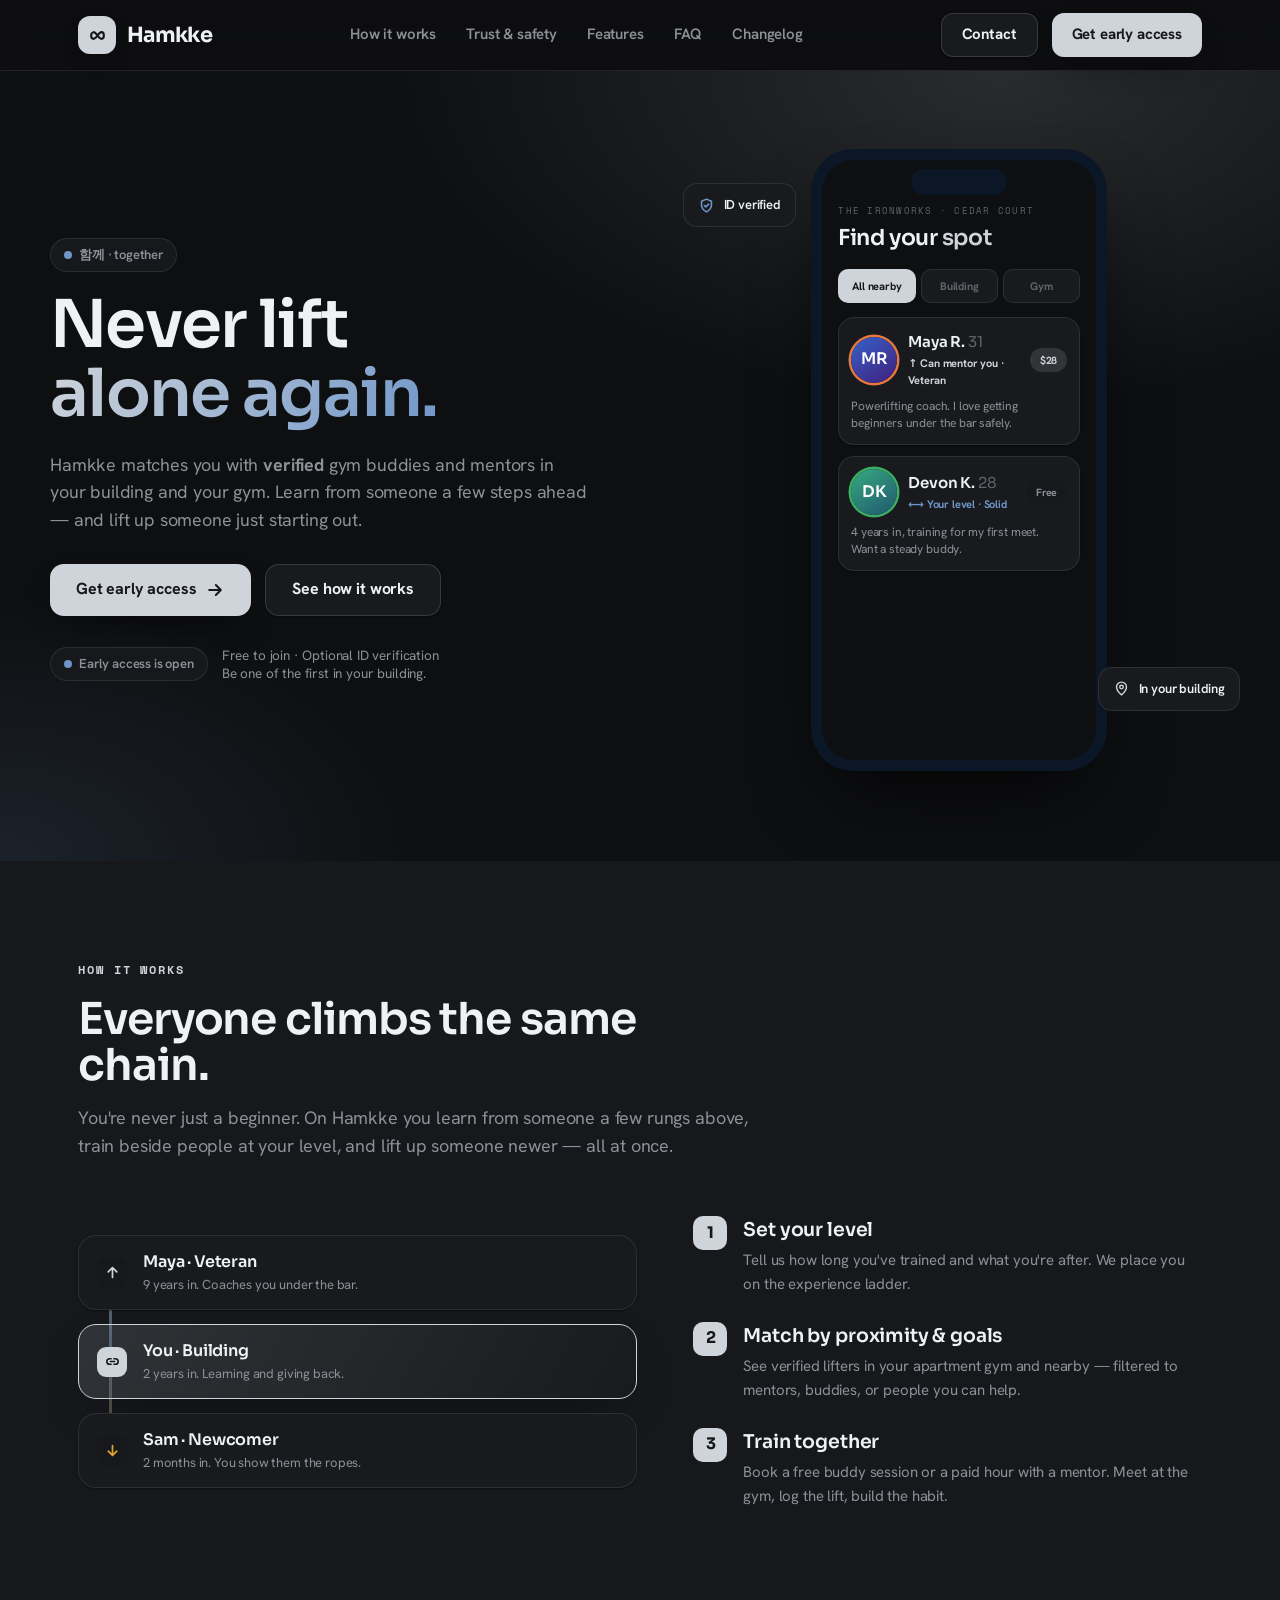
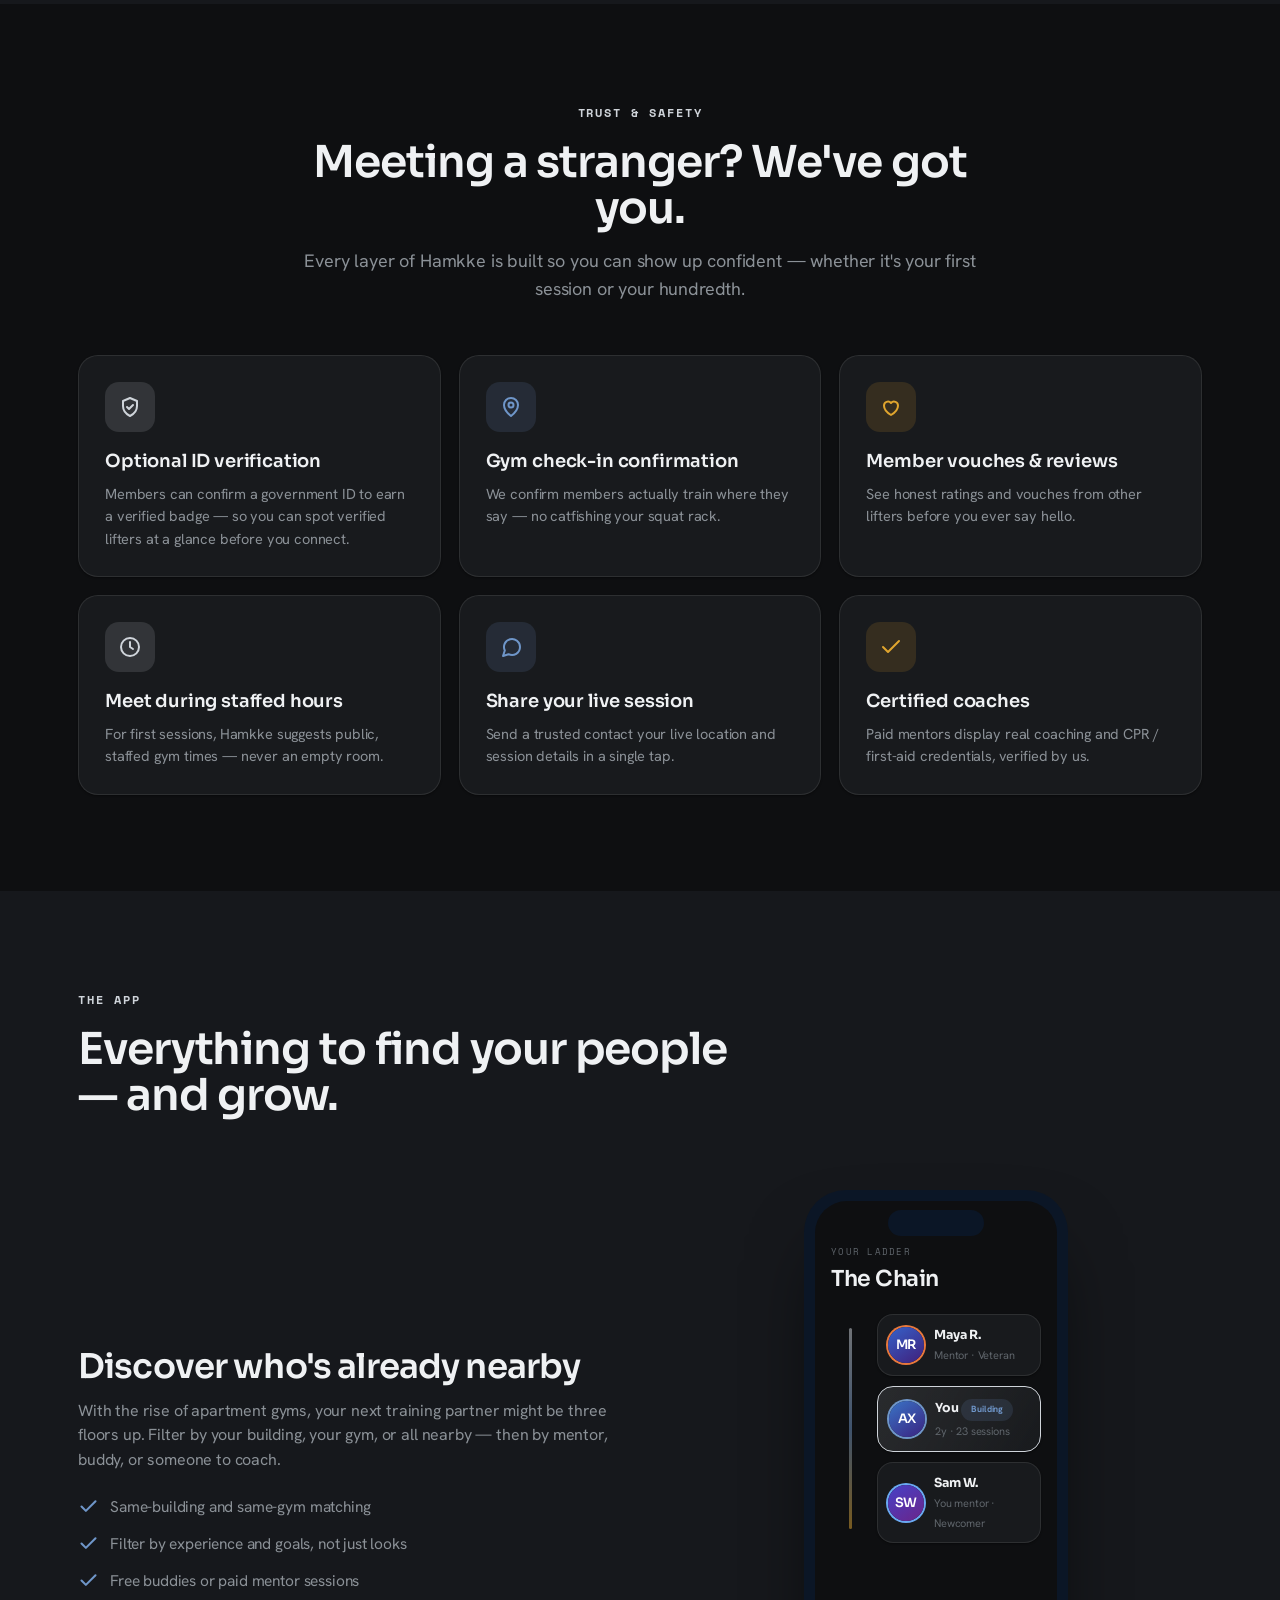
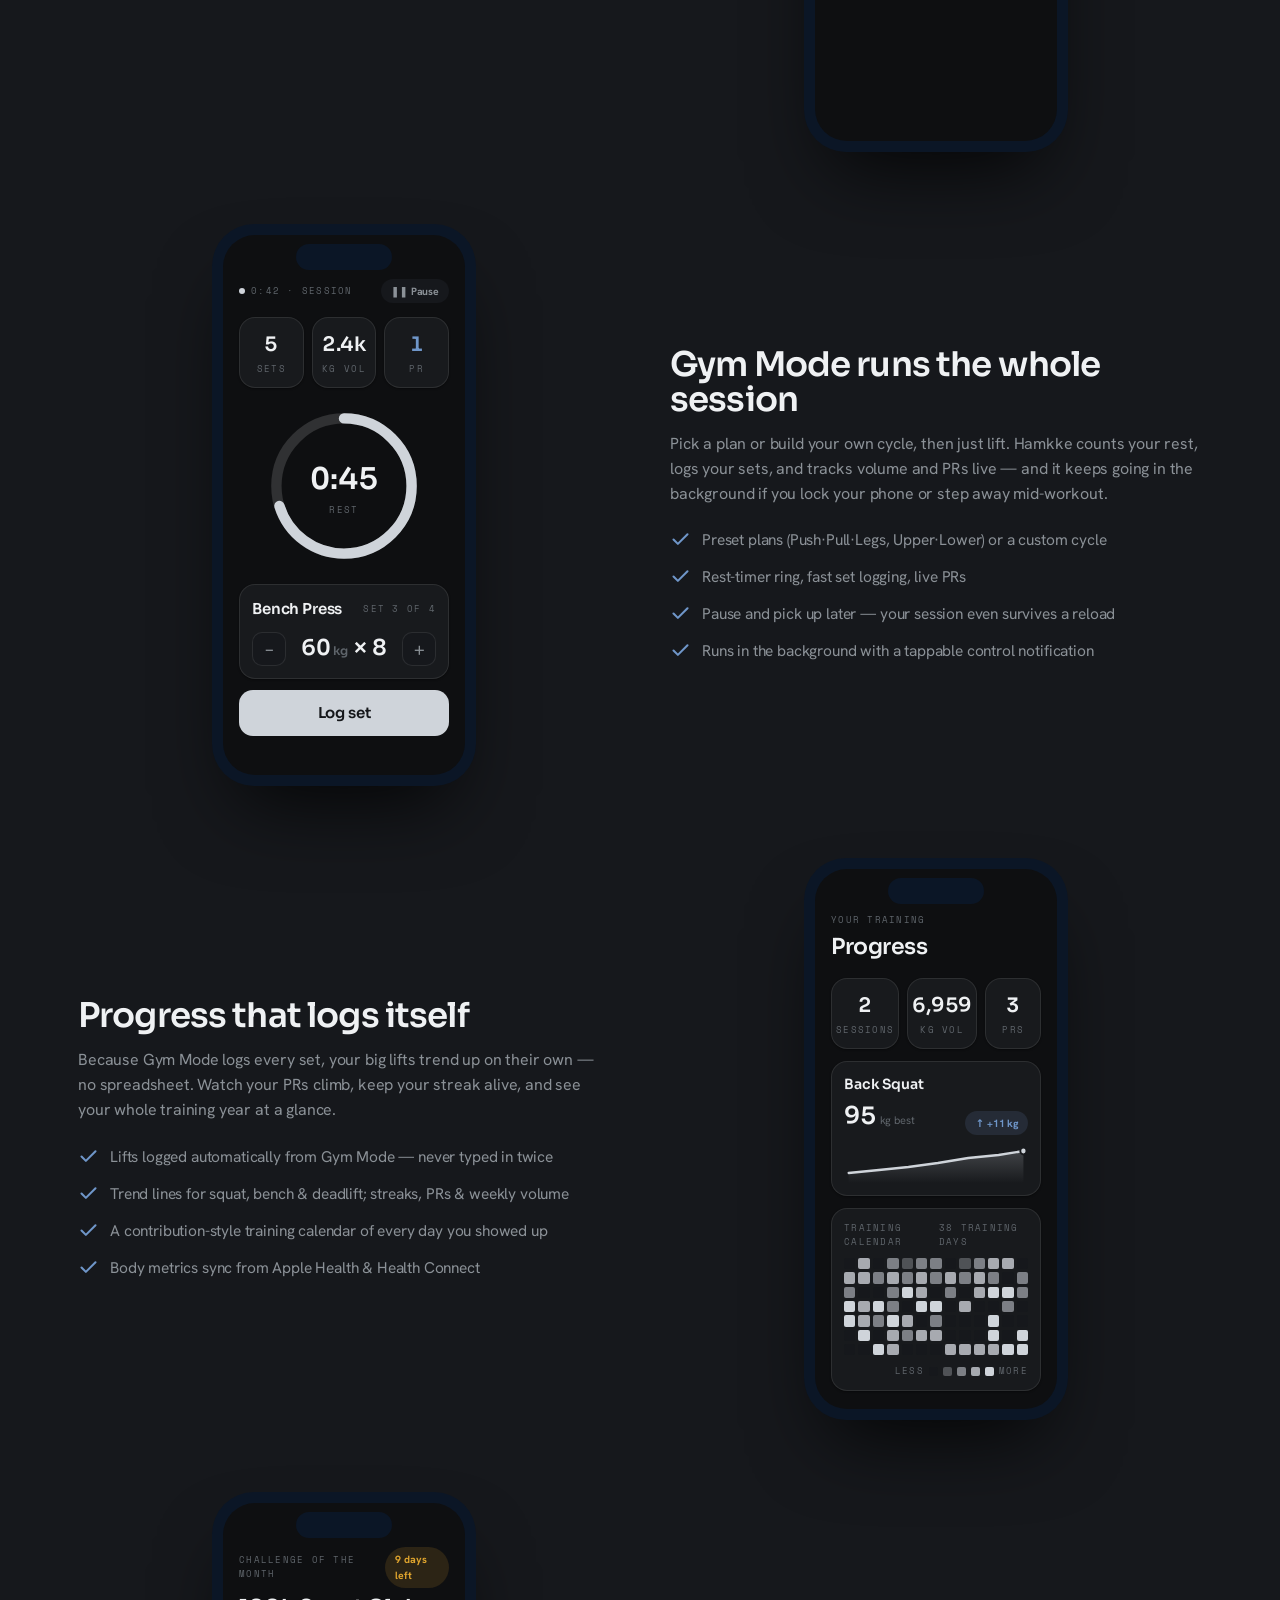
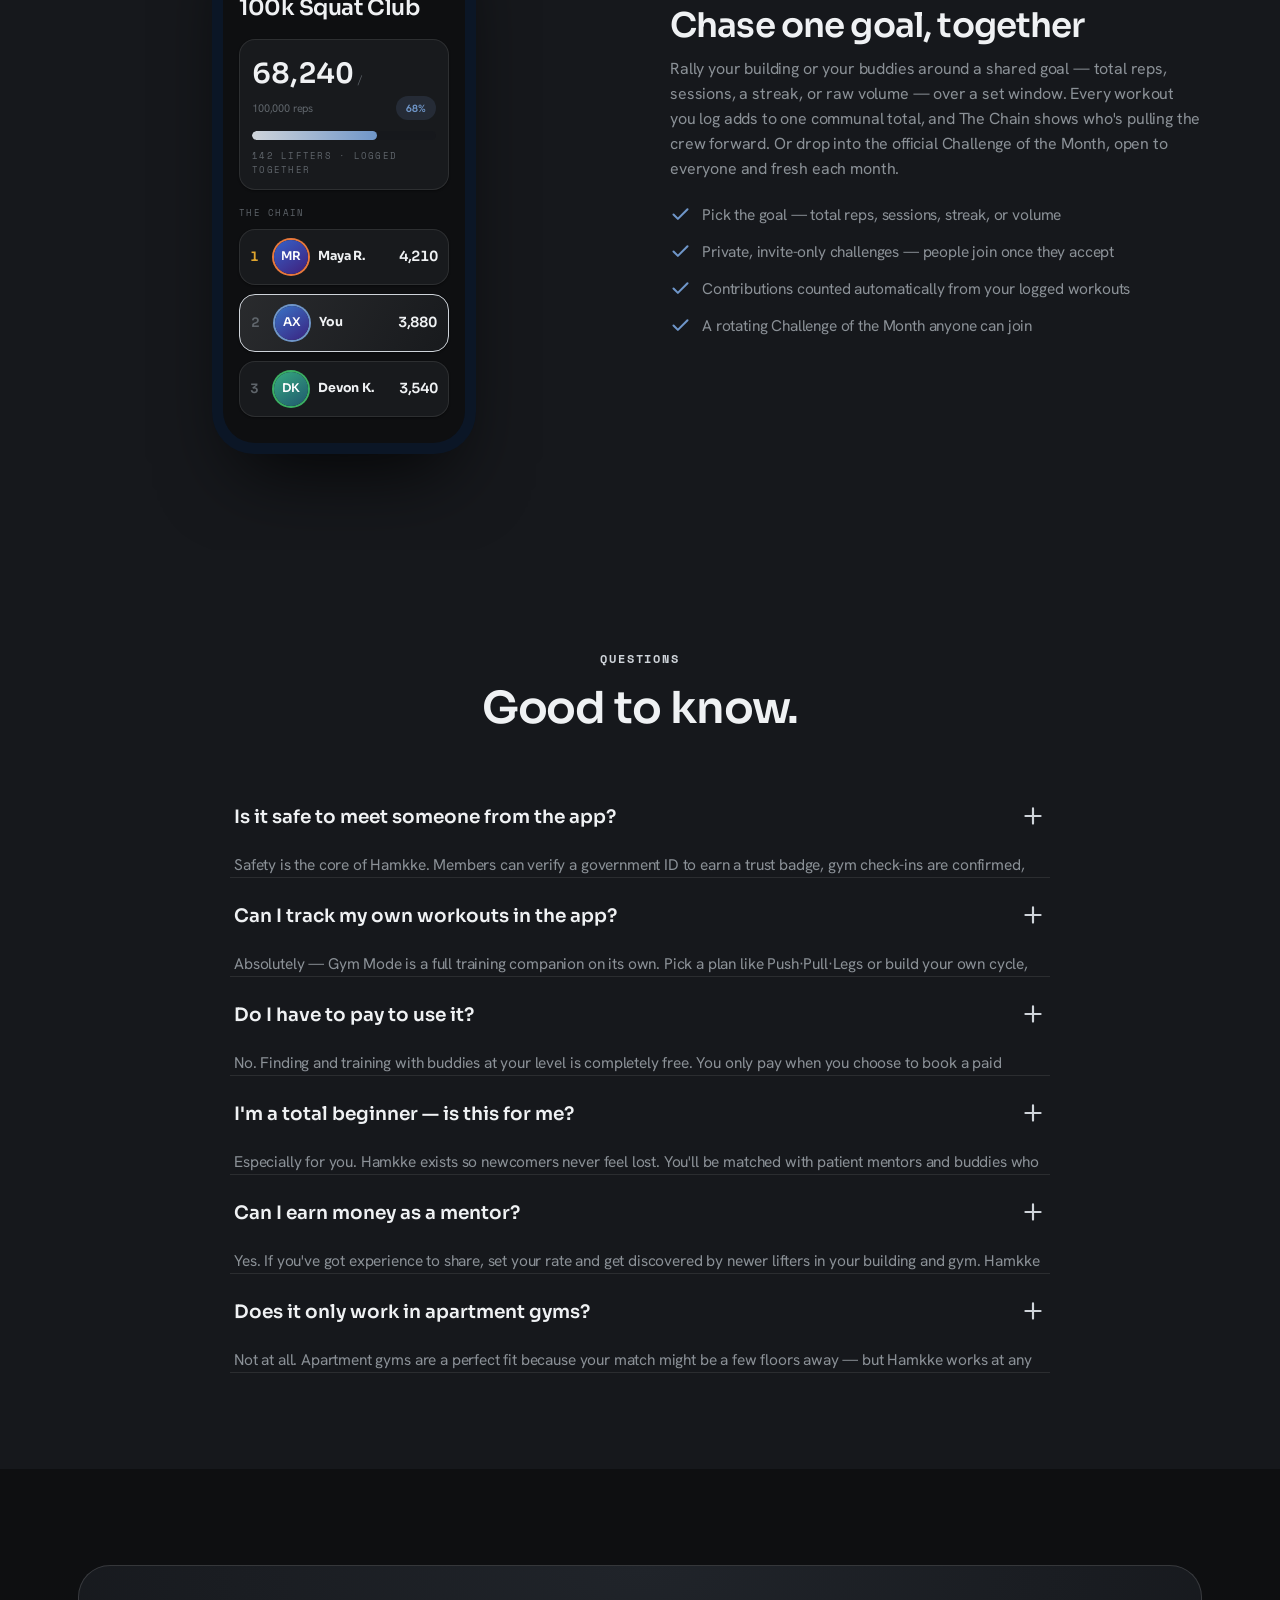
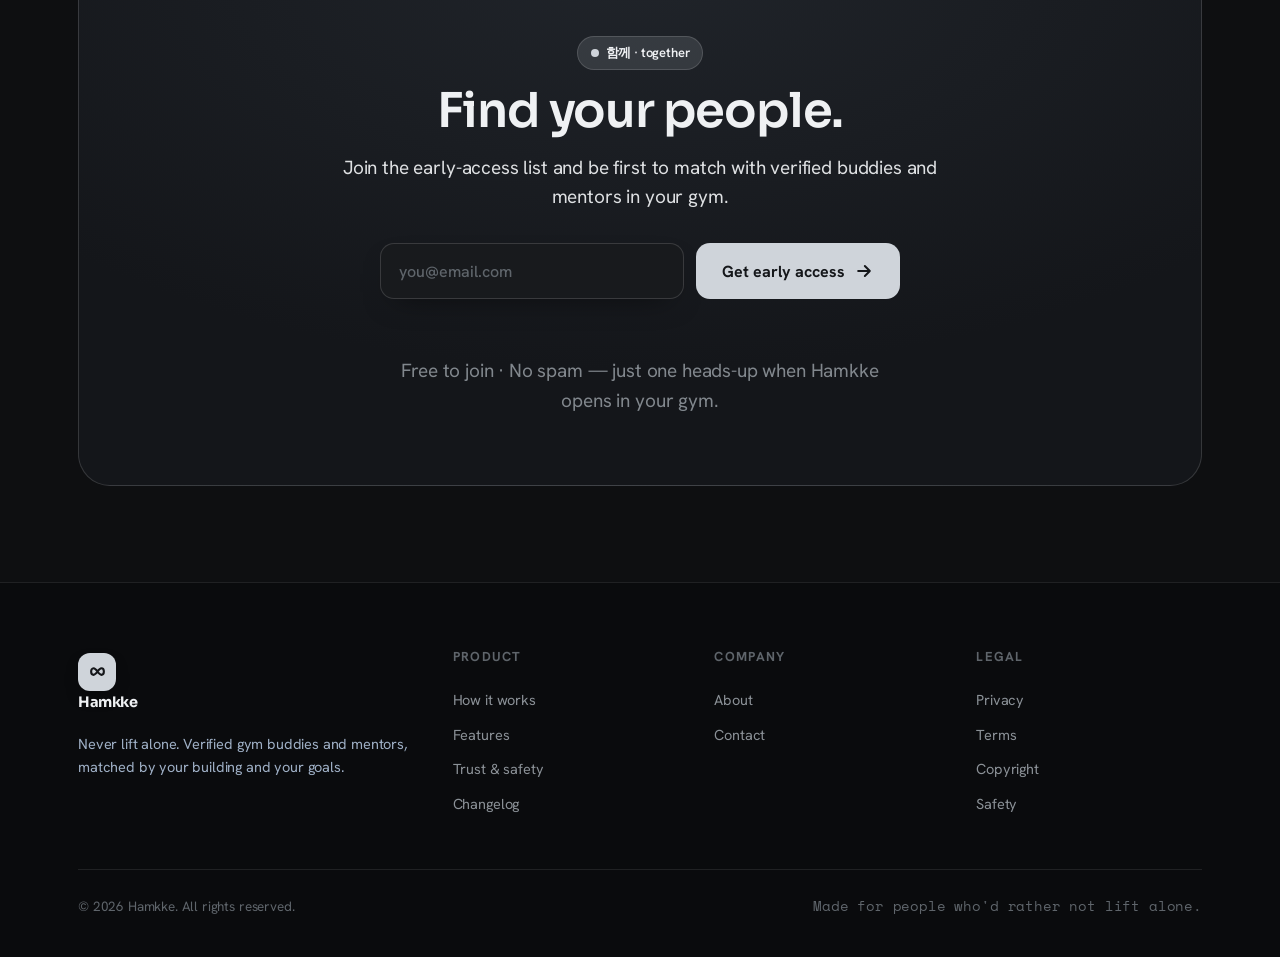
<file: index.html>
<!DOCTYPE html>
<html lang="en">
<head>
<meta charset="UTF-8" />
<meta name="viewport" content="width=device-width, initial-scale=1.0" />
<title>Hamkke — Never lift alone</title>
<meta name="description" content="Hamkke matches you with verified gym buddies and mentors in your building and gym. Learn from someone above you, lift up someone newer. Never lift alone." />
<meta name="theme-color" content="#0e0f11" />
<link rel="canonical" href="https://hamkke.fit/" />
<meta property="og:url" content="https://hamkke.fit/" />
<link rel="icon" type="image/svg+xml" href="favicon.svg" />
<link rel="apple-touch-icon" href="favicon.svg" />
<meta property="og:title" content="Hamkke — Never lift alone" />
<meta property="og:description" content="Verified gym buddies and mentors, matched by your building and your goals." />
<meta property="og:type" content="website" />
<link rel="stylesheet" href="/fonts.css" />
<link rel="stylesheet" href="site.css" />
</head>
<body>

<!-- ░░ NAV ░░ -->
<header class="nav">
  <div class="wrap nav-in">
    <a class="brand" href="#top">
      <span class="brand-mark"><svg viewBox="0 0 24 24"><path d="M7.5 8.2C3.8 8.2 3.8 15.8 7.5 15.8 11.2 15.8 12.8 8.2 16.5 8.2 20.2 8.2 20.2 15.8 16.5 15.8 12.8 15.8 11.2 8.2 7.5 8.2Z" fill="none" stroke="var(--accent-ink)" stroke-width="2.4" stroke-linecap="round" stroke-linejoin="round"/></svg></span>
      Hamkke
    </a>
    <nav class="nav-links">
      <a href="#how">How it works</a>
      <a href="#trust">Trust &amp; safety</a>
      <a href="#features">Features</a>
      <a href="#faq">FAQ</a>
      <a href="/changelog">Changelog</a>
    </nav>
    <div class="nav-cta">
      <a class="btn btn-ghost btn-sm" href="/contact">Contact</a>
      <a class="btn btn-primary btn-sm" href="#get">Get early access</a>
      <button class="btn btn-ghost btn-sm nav-burger" id="burger" aria-label="Menu">
        <svg viewBox="0 0 24 24" width="20" height="20" fill="none" stroke="currentColor" stroke-width="2" stroke-linecap="round"><path d="M4 7h16M4 12h16M4 17h16"/></svg>
      </button>
    </div>
  </div>
</header>

<a id="top"></a>

<!-- ░░ HERO ░░ -->
<section class="hero">
  <div class="wrap hero-in">
    <div class="reveal in">
      <span class="pill"><span class="dot" style="background:var(--teal)"></span>함께 · together</span>
      <h1 class="display">Never lift<br/><span class="grad">alone again.</span></h1>
      <p class="lead">Hamkke matches you with <b>verified</b> gym buddies and mentors in your building and your gym. Learn from someone a few steps ahead — and lift up someone just starting out.</p>
      <div class="hero-cta">
        <a class="btn btn-primary" href="#get">Get early access
          <svg viewBox="0 0 24 24" width="20" height="20" fill="none" stroke="var(--accent-ink)" stroke-width="2.4" stroke-linecap="round" stroke-linejoin="round"><path d="M5 12h14M13 6l6 6-6 6"/></svg>
        </a>
        <a class="btn btn-ghost" href="#how">See how it works</a>
      </div>
      <div class="hero-trust">
        <span class="pill"><span class="dot" style="background:var(--teal)"></span>Early access is open</span>
        <div class="hero-trust-txt">Free to join · Optional ID verification<br/>Be one of the first in your building.</div>
      </div>
    </div>

    <!-- hero phone: Discover -->
    <div class="hero-art reveal in">
      <div class="float-card" style="top:34px;left:-6px;">
        <svg viewBox="0 0 24 24" fill="none" stroke="var(--teal)" stroke-width="2.2" stroke-linecap="round" stroke-linejoin="round"><path d="M12 3l7 3v5c0 4.5-3 8-7 10-4-2-7-5.5-7-10V6l7-3z"/><path d="M9 12l2 2 4-4"/></svg>
        ID verified
      </div>
      <div class="float-card" style="bottom:60px;right:-10px;">
        <svg viewBox="0 0 24 24" fill="none" stroke="var(--accent)" stroke-width="2" stroke-linecap="round" stroke-linejoin="round"><path d="M12 21s7-5.5 7-11a7 7 0 10-14 0c0 5.5 7 11 7 11z"/><circle cx="12" cy="10" r="2.5"/></svg>
        In your building
      </div>
      <div class="device">
        <div class="screen">
          <div class="screen-pad">
            <div class="m-eyebrow">The Ironworks · Cedar Court</div>
            <div class="m-title" style="margin-top:3px">Find your <span style="color:var(--accent)">spot</span></div>
            <div class="m-seg" style="margin-top:14px">
              <div class="on">All nearby</div><div>Building</div><div>Gym</div>
            </div>
            <div style="display:flex;flex-direction:column;gap:11px;margin-top:14px">
              <div class="m-card">
                <div style="display:flex;gap:11px;align-items:center">
                  <div class="m-av" style="background:linear-gradient(145deg,hsl(222 58% 50%),hsl(262 60% 30%));box-shadow:0 0 0 2.5px #e8783c">MR</div>
                  <div style="flex:1">
                    <div style="font-family:var(--f-display);font-weight:600;font-size:15px">Maya R. <span style="color:var(--ink-3);font-weight:400">31</span></div>
                    <div style="font-size:11px;color:var(--accent);font-weight:700;margin-top:2px">↑ Can mentor you · Veteran</div>
                  </div>
                  <span class="m-chip" style="background:var(--accent-soft);color:var(--accent)">$28</span>
                </div>
                <div style="font-size:12px;color:var(--ink-2);margin-top:9px;line-height:1.4">Powerlifting coach. I love getting beginners under the bar safely.</div>
              </div>
              <div class="m-card">
                <div style="display:flex;gap:11px;align-items:center">
                  <div class="m-av" style="background:linear-gradient(145deg,hsl(158 52% 44%),hsl(198 55% 28%));box-shadow:0 0 0 2.5px #3aaf63">DK</div>
                  <div style="flex:1">
                    <div style="font-family:var(--f-display);font-weight:600;font-size:15px">Devon K. <span style="color:var(--ink-3);font-weight:400">28</span></div>
                    <div style="font-size:11px;color:var(--teal);font-weight:700;margin-top:2px">⟷ Your level · Solid</div>
                  </div>
                  <span class="m-chip" style="background:var(--bg-soft);color:var(--ink-2)">Free</span>
                </div>
                <div style="font-size:12px;color:var(--ink-2);margin-top:9px;line-height:1.4">4 years in, training for my first meet. Want a steady buddy.</div>
              </div>
            </div>
          </div>
        </div>
      </div>
    </div>
  </div>

</section>

<!-- ░░ HOW IT WORKS ░░ -->
<section class="section soft" id="how">
  <div class="wrap">
    <div class="sec-head reveal">
      <span class="eyebrow">How it works</span>
      <h2 class="display">Everyone climbs the same chain.</h2>
      <p>You're never just a beginner. On Hamkke you learn from someone a few rungs above, train beside people at your level, and lift up someone newer — all at once.</p>
    </div>
    <div class="chain-grid">
      <div class="ladder reveal">
        <div class="rung">
          <div class="ic"><svg viewBox="0 0 24 24" fill="none" stroke="var(--accent)" stroke-width="2.4" stroke-linecap="round" stroke-linejoin="round"><path d="M12 19V5M6 11l6-6 6 6"/></svg></div>
          <div><b>Maya · Veteran</b><span>9 years in. Coaches you under the bar.</span></div>
        </div>
        <div class="rung you">
          <div class="ic" style="background:var(--accent);"><svg viewBox="0 0 24 24" fill="none" stroke="var(--accent-ink)" stroke-width="2.2" stroke-linecap="round" stroke-linejoin="round"><path d="M9 12h6"/><path d="M10 8H8a4 4 0 100 8h2"/><path d="M14 8h2a4 4 0 110 8h-2"/></svg></div>
          <div><b>You · Building</b><span>2 years in. Learning and giving back.</span></div>
        </div>
        <div class="rung">
          <div class="ic"><svg viewBox="0 0 24 24" fill="none" stroke="var(--gold)" stroke-width="2.4" stroke-linecap="round" stroke-linejoin="round"><path d="M12 5v14M6 13l6 6 6-6"/></svg></div>
          <div><b>Sam · Newcomer</b><span>2 months in. You show them the ropes.</span></div>
        </div>
      </div>
      <div class="howsteps reveal">
        <div class="howstep">
          <div class="k">1</div>
          <div><h4>Set your level</h4><p>Tell us how long you've trained and what you're after. We place you on the experience ladder.</p></div>
        </div>
        <div class="howstep">
          <div class="k">2</div>
          <div><h4>Match by proximity &amp; goals</h4><p>See verified lifters in your apartment gym and nearby — filtered to mentors, buddies, or people you can help.</p></div>
        </div>
        <div class="howstep">
          <div class="k">3</div>
          <div><h4>Train together</h4><p>Book a free buddy session or a paid hour with a mentor. Meet at the gym, log the lift, build the habit.</p></div>
        </div>
      </div>
    </div>
  </div>
</section>

<!-- ░░ TRUST & SAFETY ░░ -->
<section class="section" id="trust">
  <div class="wrap">
    <div class="sec-head center reveal">
      <span class="eyebrow">Trust &amp; safety</span>
      <h2 class="display">Meeting a stranger? We've got you.</h2>
      <p>Every layer of Hamkke is built so you can show up confident — whether it's your first session or your hundredth.</p>
    </div>
    <div class="trust-grid">
      <div class="trust-card reveal">
        <div class="trust-ic" style="background:var(--accent-soft)"><svg viewBox="0 0 24 24" fill="none" stroke="var(--accent)" stroke-width="2" stroke-linecap="round" stroke-linejoin="round"><path d="M12 3l7 3v5c0 4.5-3 8-7 10-4-2-7-5.5-7-10V6l7-3z"/><path d="M9 12l2 2 4-4"/></svg></div>
        <h4>Optional ID verification</h4>
        <p>Members can confirm a government ID to earn a verified badge — so you can spot verified lifters at a glance before you connect.</p>
      </div>
      <div class="trust-card reveal">
        <div class="trust-ic" style="background:var(--teal-soft)"><svg viewBox="0 0 24 24" fill="none" stroke="var(--teal)" stroke-width="2" stroke-linecap="round" stroke-linejoin="round"><path d="M12 21s7-5.5 7-11a7 7 0 10-14 0c0 5.5 7 11 7 11z"/><circle cx="12" cy="10" r="2.5"/></svg></div>
        <h4>Gym check-in confirmation</h4>
        <p>We confirm members actually train where they say — no catfishing your squat rack.</p>
      </div>
      <div class="trust-card reveal">
        <div class="trust-ic" style="background:var(--gold-soft)"><svg viewBox="0 0 24 24" fill="none" stroke="var(--gold)" stroke-width="2" stroke-linecap="round" stroke-linejoin="round"><path d="M12 20s-7-4.3-7-9.3A4 4 0 0112 8a4 4 0 017 2.7c0 5-7 9.3-7 9.3z"/></svg></div>
        <h4>Member vouches &amp; reviews</h4>
        <p>See honest ratings and vouches from other lifters before you ever say hello.</p>
      </div>
      <div class="trust-card reveal">
        <div class="trust-ic" style="background:var(--accent-soft)"><svg viewBox="0 0 24 24" fill="none" stroke="var(--accent)" stroke-width="2" stroke-linecap="round" stroke-linejoin="round"><circle cx="12" cy="12" r="9"/><path d="M12 7v5l3 2"/></svg></div>
        <h4>Meet during staffed hours</h4>
        <p>For first sessions, Hamkke suggests public, staffed gym times — never an empty room.</p>
      </div>
      <div class="trust-card reveal">
        <div class="trust-ic" style="background:var(--teal-soft)"><svg viewBox="0 0 24 24" fill="none" stroke="var(--teal)" stroke-width="2" stroke-linecap="round" stroke-linejoin="round"><path d="M21 12a8 8 0 01-11.5 7.2L4 21l1.8-5.5A8 8 0 1121 12z"/></svg></div>
        <h4>Share your live session</h4>
        <p>Send a trusted contact your live location and session details in a single tap.</p>
      </div>
      <div class="trust-card reveal">
        <div class="trust-ic" style="background:var(--gold-soft)"><svg viewBox="0 0 24 24" fill="none" stroke="var(--gold)" stroke-width="2" stroke-linecap="round" stroke-linejoin="round"><path d="M4 12l5 5L20 6"/></svg></div>
        <h4>Certified coaches</h4>
        <p>Paid mentors display real coaching and CPR / first-aid credentials, verified by us.</p>
      </div>
    </div>
  </div>
</section>

<!-- ░░ FEATURES ░░ -->
<section class="section soft" id="features">
  <div class="wrap">
    <div class="sec-head reveal">
      <span class="eyebrow">The app</span>
      <h2 class="display">Everything to find your people — and grow.</h2>
    </div>

    <!-- feature 1: discover -->
    <div class="feat reveal">
      <div>
        <h3 class="display">Discover who's already nearby</h3>
        <p style="font-size:16px;color:var(--ink-2);margin-top:14px">With the rise of apartment gyms, your next training partner might be three floors up. Filter by your building, your gym, or all nearby — then by mentor, buddy, or someone to coach.</p>
        <ul>
          <li><svg viewBox="0 0 24 24" fill="none" stroke="currentColor" stroke-width="2.4" stroke-linecap="round" stroke-linejoin="round"><path d="M4 12l5 5L20 6"/></svg>Same-building and same-gym matching</li>
          <li><svg viewBox="0 0 24 24" fill="none" stroke="currentColor" stroke-width="2.4" stroke-linecap="round" stroke-linejoin="round"><path d="M4 12l5 5L20 6"/></svg>Filter by experience and goals, not just looks</li>
          <li><svg viewBox="0 0 24 24" fill="none" stroke="currentColor" stroke-width="2.4" stroke-linecap="round" stroke-linejoin="round"><path d="M4 12l5 5L20 6"/></svg>Free buddies or paid mentor sessions</li>
        </ul>
      </div>
      <div class="feat-art">
        <div class="device" style="width:264px">
          <div class="screen" style="height:540px">
            <div class="screen-pad">
              <div class="m-eyebrow">Your ladder</div>
              <div class="m-title" style="margin-top:3px">The Chain</div>
              <div style="position:relative;margin-top:18px;padding-left:46px">
                <div style="position:absolute;left:18px;top:14px;bottom:14px;width:3px;border-radius:3px;background:linear-gradient(var(--accent),var(--teal) 50%,var(--gold));opacity:.5"></div>
                <div style="display:flex;flex-direction:column;gap:10px">
                  <div class="m-card" style="display:flex;gap:10px;align-items:center;padding:10px">
                    <div class="m-av" style="width:36px;height:36px;font-size:13px;background:linear-gradient(145deg,hsl(222 58% 50%),hsl(262 60% 30%));box-shadow:0 0 0 2px #e8783c">MR</div>
                    <div style="font-size:12.5px"><b style="font-family:var(--f-display)">Maya R.</b><br/><span style="color:var(--ink-3);font-size:11px">Mentor · Veteran</span></div>
                  </div>
                  <div class="m-card" style="display:flex;gap:10px;align-items:center;padding:11px;border-color:var(--accent);background:linear-gradient(120deg,var(--accent-soft),var(--bg-2))">
                    <div class="m-av" style="width:36px;height:36px;font-size:13px;background:linear-gradient(145deg,hsl(215 55% 50%),hsl(255 58% 32%));box-shadow:0 0 0 2px var(--teal)">AX</div>
                    <div style="font-size:12.5px"><b style="font-family:var(--f-display)">You</b> <span class="m-chip" style="background:var(--teal-soft);color:var(--teal);font-size:9px">Building</span><br/><span style="color:var(--ink-3);font-size:11px">2y · 23 sessions</span></div>
                  </div>
                  <div class="m-card" style="display:flex;gap:10px;align-items:center;padding:10px">
                    <div class="m-av" style="width:36px;height:36px;font-size:13px;background:linear-gradient(145deg,hsl(242 55% 52%),hsl(282 58% 34%));box-shadow:0 0 0 2px #6aa9f2">SW</div>
                    <div style="font-size:12.5px"><b style="font-family:var(--f-display)">Sam W.</b><br/><span style="color:var(--ink-3);font-size:11px">You mentor · Newcomer</span></div>
                  </div>
                </div>
              </div>
            </div>
          </div>
        </div>
      </div>
    </div>

    <!-- feature 2: gym mode -->
    <div class="feat flip reveal">
      <div>
        <h3 class="display">Gym Mode runs the whole session</h3>
        <p style="font-size:16px;color:var(--ink-2);margin-top:14px">Pick a plan or build your own cycle, then just lift. Hamkke counts your rest, logs your sets, and tracks volume and PRs live — and it keeps going in the background if you lock your phone or step away mid-workout.</p>
        <ul>
          <li><svg viewBox="0 0 24 24" fill="none" stroke="currentColor" stroke-width="2.4" stroke-linecap="round" stroke-linejoin="round"><path d="M4 12l5 5L20 6"/></svg>Preset plans (Push·Pull·Legs, Upper·Lower) or a custom cycle</li>
          <li><svg viewBox="0 0 24 24" fill="none" stroke="currentColor" stroke-width="2.4" stroke-linecap="round" stroke-linejoin="round"><path d="M4 12l5 5L20 6"/></svg>Rest-timer ring, fast set logging, live PRs</li>
          <li><svg viewBox="0 0 24 24" fill="none" stroke="currentColor" stroke-width="2.4" stroke-linecap="round" stroke-linejoin="round"><path d="M4 12l5 5L20 6"/></svg>Pause and pick up later — your session even survives a reload</li>
          <li><svg viewBox="0 0 24 24" fill="none" stroke="currentColor" stroke-width="2.4" stroke-linecap="round" stroke-linejoin="round"><path d="M4 12l5 5L20 6"/></svg>Runs in the background with a tappable control notification</li>
        </ul>
      </div>
      <div class="feat-art">
        <div class="device" style="width:264px">
          <div class="screen" style="height:540px">
            <div class="screen-pad">
              <div style="display:flex;align-items:center;justify-content:space-between;gap:8px">
                <div class="m-eyebrow" style="display:flex;align-items:center;gap:6px"><span style="width:6px;height:6px;border-radius:50%;background:var(--accent);display:inline-block"></span>0:42 · session</div>
                <span class="m-chip" style="background:var(--bg-soft);color:var(--ink-2)">❚❚ Pause</span>
              </div>
              <div style="display:flex;gap:8px;margin-top:14px">
                <div class="m-card" style="flex:1;text-align:center;padding:11px 4px"><div class="num" style="font-size:20px">5</div><div class="m-eyebrow" style="margin-top:2px">sets</div></div>
                <div class="m-card" style="flex:1;text-align:center;padding:11px 4px"><div class="num" style="font-size:20px">2.4k</div><div class="m-eyebrow" style="margin-top:2px">kg vol</div></div>
                <div class="m-card" style="flex:1;text-align:center;padding:11px 4px"><div class="num" style="font-size:20px;color:var(--teal)">1</div><div class="m-eyebrow" style="margin-top:2px">PR</div></div>
              </div>
              <div style="position:relative;display:grid;place-items:center;margin-top:20px">
                <svg viewBox="0 0 120 120" width="156" height="156">
                  <circle cx="60" cy="60" r="52" fill="none" stroke="var(--line-2)" stroke-width="8"/>
                  <circle cx="60" cy="60" r="52" fill="none" stroke="var(--accent)" stroke-width="8" stroke-linecap="round" stroke-dasharray="327" stroke-dashoffset="98" transform="rotate(-90 60 60)"/>
                </svg>
                <div style="position:absolute;text-align:center">
                  <div class="num" style="font-size:30px">0:45</div>
                  <div class="m-eyebrow" style="margin-top:1px">rest</div>
                </div>
              </div>
              <div class="m-card" style="margin-top:20px">
                <div style="display:flex;justify-content:space-between;align-items:center">
                  <div style="font-family:var(--f-display);font-weight:600;font-size:15px">Bench Press</div>
                  <span class="m-eyebrow">Set 3 of 4</span>
                </div>
                <div style="display:flex;align-items:center;justify-content:space-between;margin-top:11px;gap:8px">
                  <span class="step">−</span>
                  <div class="num" style="font-size:22px">60<span style="font-size:12px;color:var(--ink-3)"> kg</span> × 8</div>
                  <span class="step">+</span>
                </div>
              </div>
              <div style="margin-top:11px;height:46px;border-radius:14px;background:var(--accent);color:var(--accent-ink);display:grid;place-items:center;font-family:var(--f-display);font-weight:600;font-size:15px">Log set</div>
            </div>
          </div>
        </div>
      </div>
    </div>

    <!-- feature 3: progress -->
    <div class="feat reveal">
      <div>
        <h3 class="display">Progress that logs itself</h3>
        <p style="font-size:16px;color:var(--ink-2);margin-top:14px">Because Gym Mode logs every set, your big lifts trend up on their own — no spreadsheet. Watch your PRs climb, keep your streak alive, and see your whole training year at a glance.</p>
        <ul>
          <li><svg viewBox="0 0 24 24" fill="none" stroke="currentColor" stroke-width="2.4" stroke-linecap="round" stroke-linejoin="round"><path d="M4 12l5 5L20 6"/></svg>Lifts logged automatically from Gym Mode — never typed in twice</li>
          <li><svg viewBox="0 0 24 24" fill="none" stroke="currentColor" stroke-width="2.4" stroke-linecap="round" stroke-linejoin="round"><path d="M4 12l5 5L20 6"/></svg>Trend lines for squat, bench &amp; deadlift; streaks, PRs &amp; weekly volume</li>
          <li><svg viewBox="0 0 24 24" fill="none" stroke="currentColor" stroke-width="2.4" stroke-linecap="round" stroke-linejoin="round"><path d="M4 12l5 5L20 6"/></svg>A contribution-style training calendar of every day you showed up</li>
          <li><svg viewBox="0 0 24 24" fill="none" stroke="currentColor" stroke-width="2.4" stroke-linecap="round" stroke-linejoin="round"><path d="M4 12l5 5L20 6"/></svg>Body metrics sync from Apple Health &amp; Health Connect</li>
        </ul>
      </div>
      <div class="feat-art">
        <div class="device" style="width:264px">
          <div class="screen" style="height:540px">
            <div class="screen-pad">
              <div class="m-eyebrow">Your training</div>
              <div class="m-title" style="margin-top:3px">Progress</div>
              <div style="display:flex;gap:8px;margin-top:14px">
                <div class="m-card" style="flex:1;text-align:center;padding:11px 4px"><div class="num" style="font-size:20px">2</div><div class="m-eyebrow" style="margin-top:2px">sessions</div></div>
                <div class="m-card" style="flex:1;text-align:center;padding:11px 4px"><div class="num" style="font-size:20px">6,959</div><div class="m-eyebrow" style="margin-top:2px">kg vol</div></div>
                <div class="m-card" style="flex:1;text-align:center;padding:11px 4px"><div class="num" style="font-size:20px">3</div><div class="m-eyebrow" style="margin-top:2px">PRs</div></div>
              </div>
              <div class="m-card" style="margin-top:12px">
                <div style="display:flex;justify-content:space-between;align-items:flex-end">
                  <div><div style="font-family:var(--f-display);font-weight:600;font-size:14px">Back Squat</div><div style="margin-top:2px"><span class="num" style="font-size:24px">95</span> <span style="font-size:11px;color:var(--ink-3)">kg best</span></div></div>
                  <span class="m-chip" style="background:var(--teal-soft);color:var(--teal)">↑ +11 kg</span>
                </div>
                <svg class="m-spark" viewBox="0 0 200 40" preserveAspectRatio="none" style="margin-top:8px">
                  <defs><linearGradient id="sg" x1="0" y1="0" x2="0" y2="1"><stop offset="0" stop-color="var(--accent)" stop-opacity="0.22"/><stop offset="1" stop-color="var(--accent)" stop-opacity="0"/></linearGradient></defs>
                  <polygon points="5,40 5,30 38,27 70,24 102,20 135,15 168,12 195,8 195,40" fill="url(#sg)"/>
                  <polyline points="5,30 38,27 70,24 102,20 135,15 168,12 195,8" fill="none" stroke="var(--accent)" stroke-width="2.4" stroke-linecap="round" stroke-linejoin="round"/>
                  <circle cx="195" cy="8" r="3.4" fill="var(--accent)" stroke="var(--bg-2)" stroke-width="2"/>
                </svg>
              </div>
              <div class="m-card" style="margin-top:12px">
                <div style="display:flex;justify-content:space-between;align-items:center">
                  <div class="m-eyebrow">Training calendar</div>
                  <div class="m-eyebrow">38 training days</div>
                </div>
                <div class="m-heat" data-heat style="margin-top:9px"></div>
                <div style="display:flex;align-items:center;justify-content:flex-end;gap:5px;margin-top:9px">
                  <span class="m-eyebrow">less</span>
                  <span class="hk" style="background:var(--bg-soft)"></span>
                  <span class="hk" style="background:rgba(207,212,218,0.3)"></span>
                  <span class="hk" style="background:rgba(207,212,218,0.55)"></span>
                  <span class="hk" style="background:rgba(207,212,218,0.78)"></span>
                  <span class="hk" style="background:var(--accent)"></span>
                  <span class="m-eyebrow">more</span>
                </div>
              </div>
            </div>
          </div>
        </div>
      </div>
    </div>

    <!-- feature 4: challenges -->
    <div class="feat flip reveal">
      <div>
        <h3 class="display">Chase one goal, together</h3>
        <p style="font-size:16px;color:var(--ink-2);margin-top:14px">Rally your building or your buddies around a shared goal — total reps, sessions, a streak, or raw volume — over a set window. Every workout you log adds to one communal total, and The Chain shows who's pulling the crew forward. Or drop into the official Challenge of the Month, open to everyone and fresh each month.</p>
        <ul>
          <li><svg viewBox="0 0 24 24" fill="none" stroke="currentColor" stroke-width="2.4" stroke-linecap="round" stroke-linejoin="round"><path d="M4 12l5 5L20 6"/></svg>Pick the goal — total reps, sessions, streak, or volume</li>
          <li><svg viewBox="0 0 24 24" fill="none" stroke="currentColor" stroke-width="2.4" stroke-linecap="round" stroke-linejoin="round"><path d="M4 12l5 5L20 6"/></svg>Private, invite-only challenges — people join once they accept</li>
          <li><svg viewBox="0 0 24 24" fill="none" stroke="currentColor" stroke-width="2.4" stroke-linecap="round" stroke-linejoin="round"><path d="M4 12l5 5L20 6"/></svg>Contributions counted automatically from your logged workouts</li>
          <li><svg viewBox="0 0 24 24" fill="none" stroke="currentColor" stroke-width="2.4" stroke-linecap="round" stroke-linejoin="round"><path d="M4 12l5 5L20 6"/></svg>A rotating Challenge of the Month anyone can join</li>
        </ul>
      </div>
      <div class="feat-art">
        <div class="device" style="width:264px">
          <div class="screen" style="height:540px">
            <div class="screen-pad">
              <div style="display:flex;align-items:center;justify-content:space-between;gap:8px">
                <div class="m-eyebrow">Challenge of the month</div>
                <span class="m-chip" style="background:var(--gold-soft);color:var(--gold)">9 days left</span>
              </div>
              <div class="m-title" style="margin-top:3px">100k Squat Club</div>
              <div class="m-card" style="margin-top:14px">
                <div style="display:flex;justify-content:space-between;align-items:flex-end">
                  <div><span class="num" style="font-size:28px">68,240</span> <span style="font-size:11px;color:var(--ink-3)">/ 100,000 reps</span></div>
                  <span class="m-chip" style="background:var(--teal-soft);color:var(--teal)">68%</span>
                </div>
                <div style="height:9px;border-radius:999px;background:var(--bg-soft);overflow:hidden;margin-top:11px">
                  <div style="height:100%;width:68%;border-radius:999px;background:linear-gradient(90deg,var(--accent),var(--teal))"></div>
                </div>
                <div class="m-eyebrow" style="margin-top:9px">142 lifters · logged together</div>
              </div>
              <div class="m-eyebrow" style="margin-top:16px">The Chain</div>
              <div style="display:flex;flex-direction:column;gap:9px;margin-top:9px">
                <div class="m-card" style="display:flex;gap:10px;align-items:center;padding:10px">
                  <span class="num" style="font-size:13px;color:var(--gold);width:14px">1</span>
                  <div class="m-av" style="width:34px;height:34px;font-size:12px;background:linear-gradient(145deg,hsl(222 58% 50%),hsl(262 60% 30%));box-shadow:0 0 0 2px #e8783c">MR</div>
                  <div style="flex:1;font-size:12.5px"><b style="font-family:var(--f-display)">Maya R.</b></div>
                  <span class="num" style="font-size:14px">4,210</span>
                </div>
                <div class="m-card" style="display:flex;gap:10px;align-items:center;padding:11px;border-color:var(--accent);background:linear-gradient(120deg,var(--accent-soft),var(--bg-2))">
                  <span class="num" style="font-size:13px;color:var(--ink-3);width:14px">2</span>
                  <div class="m-av" style="width:34px;height:34px;font-size:12px;background:linear-gradient(145deg,hsl(215 55% 50%),hsl(255 58% 32%));box-shadow:0 0 0 2px var(--teal)">AX</div>
                  <div style="flex:1;font-size:12.5px"><b style="font-family:var(--f-display)">You</b></div>
                  <span class="num" style="font-size:14px">3,880</span>
                </div>
                <div class="m-card" style="display:flex;gap:10px;align-items:center;padding:10px">
                  <span class="num" style="font-size:13px;color:var(--ink-3);width:14px">3</span>
                  <div class="m-av" style="width:34px;height:34px;font-size:12px;background:linear-gradient(145deg,hsl(158 52% 44%),hsl(198 55% 28%));box-shadow:0 0 0 2px #3aaf63">DK</div>
                  <div style="flex:1;font-size:12.5px"><b style="font-family:var(--f-display)">Devon K.</b></div>
                  <span class="num" style="font-size:14px">3,540</span>
                </div>
              </div>
            </div>
          </div>
        </div>
      </div>
    </div>
  </div>
</section>

<!-- ░░ FAQ ░░ -->
<section class="section soft" id="faq">
  <div class="wrap">
    <div class="sec-head center reveal">
      <span class="eyebrow">Questions</span>
      <h2 class="display">Good to know.</h2>
    </div>
    <div class="faq reveal" id="faqList">
      <div class="qa">
        <button>Is it safe to meet someone from the app?<svg class="chev" viewBox="0 0 24 24" fill="none" stroke="currentColor" stroke-width="2" stroke-linecap="round"><path d="M12 5v14M5 12h14"/></svg></button>
        <div class="ans"><p>Safety is the core of Hamkke. Members can verify a government ID to earn a trust badge, gym check-ins are confirmed, and first sessions are suggested during staffed, public gym hours. Sensitive details like your lifts and precise location are shared only with people you accept as connections. You can share your live session with a trusted contact in one tap, and read vouches and reviews before you match.</p></div>
      </div>
      <div class="qa">
        <button>Can I track my own workouts in the app?<svg class="chev" viewBox="0 0 24 24" fill="none" stroke="currentColor" stroke-width="2" stroke-linecap="round"><path d="M12 5v14M5 12h14"/></svg></button>
        <div class="ans"><p>Absolutely — Gym Mode is a full training companion on its own. Pick a plan like Push·Pull·Legs or build your own cycle, then lift: it runs the rest timer, logs each set, and tracks your volume and PRs live. Pause and pick up later, and it keeps going in the background with a tappable control notification. Everything flows straight into Progress, so your lifts and streak update themselves — no double entry.</p></div>
      </div>
      <div class="qa">
        <button>Do I have to pay to use it?<svg class="chev" viewBox="0 0 24 24" fill="none" stroke="currentColor" stroke-width="2" stroke-linecap="round"><path d="M12 5v14M5 12h14"/></svg></button>
        <div class="ans"><p>No. Finding and training with buddies at your level is completely free. You only pay when you choose to book a paid session with a mentor, and prices are always shown up front.</p></div>
      </div>
      <div class="qa">
        <button>I'm a total beginner — is this for me?<svg class="chev" viewBox="0 0 24 24" fill="none" stroke="currentColor" stroke-width="2" stroke-linecap="round"><path d="M12 5v14M5 12h14"/></svg></button>
        <div class="ans"><p>Especially for you. Hamkke exists so newcomers never feel lost. You'll be matched with patient mentors and buddies who were beginners once too — and you can keep it free with a buddy or learn faster with a paid mentor.</p></div>
      </div>
      <div class="qa">
        <button>Can I earn money as a mentor?<svg class="chev" viewBox="0 0 24 24" fill="none" stroke="currentColor" stroke-width="2" stroke-linecap="round"><path d="M12 5v14M5 12h14"/></svg></button>
        <div class="ans"><p>Yes. If you've got experience to share, set your rate and get discovered by newer lifters in your building and gym. Hamkke handles secure payments and scheduling so you can focus on coaching.</p></div>
      </div>
      <div class="qa">
        <button>Does it only work in apartment gyms?<svg class="chev" viewBox="0 0 24 24" fill="none" stroke="currentColor" stroke-width="2" stroke-linecap="round"><path d="M12 5v14M5 12h14"/></svg></button>
        <div class="ans"><p>Not at all. Apartment gyms are a perfect fit because your match might be a few floors away — but Hamkke works at any gym. Filter by your building, your gym, or everyone nearby.</p></div>
      </div>
    </div>
  </div>
</section>

<!-- ░░ FINAL CTA ░░ -->
<section class="section" id="get">
  <div class="wrap">
    <div class="cta-band reveal">
      <span class="pill" style="background:var(--accent-soft);color:var(--ink);border-color:var(--line-2)"><span class="dot" style="background:var(--accent)"></span>함께 · together</span>
      <h2 class="display" style="margin-top:16px">Find your people.</h2>
      <p>Join the early-access list and be first to match with verified buddies and mentors in your gym.</p>
      <form class="signup" id="signup" novalidate>
        <div class="signup-row">
          <label class="sr-only" for="signup-email">Email address</label>
          <input class="signup-input" id="signup-email" name="email" type="email"
                 inputmode="email" autocomplete="email" placeholder="you@email.com"
                 aria-describedby="signup-msg" required />
          <button class="btn btn-light signup-btn" type="submit">
            Get early access
            <svg viewBox="0 0 24 24" width="20" height="20" fill="none" stroke="currentColor" stroke-width="2.4" stroke-linecap="round" stroke-linejoin="round"><path d="M5 12h14M13 6l6 6-6 6"/></svg>
          </button>
        </div>
        <p class="signup-msg" id="signup-msg" role="alert" aria-live="polite"></p>
        <p class="signup-fine">Free to join · No spam — just one heads-up when Hamkke opens in your gym.</p>
      </form>
    </div>
  </div>
</section>

<!-- ░░ FOOTER ░░ -->
<footer class="footer">
  <div class="wrap">
    <div class="foot-grid">
      <div>
        <a class="brand" href="#top">
          <span class="brand-mark"><svg viewBox="0 0 24 24"><path d="M7.5 8.2C3.8 8.2 3.8 15.8 7.5 15.8 11.2 15.8 12.8 8.2 16.5 8.2 20.2 8.2 20.2 15.8 16.5 15.8 12.8 15.8 11.2 8.2 7.5 8.2Z" fill="none" stroke="var(--accent-ink)" stroke-width="2.4" stroke-linecap="round" stroke-linejoin="round"/></svg></span>
          Hamkke
        </a>
        <p style="margin-top:14px;max-width:24em;font-size:14.5px;color:#9fb0c6">Never lift alone. Verified gym buddies and mentors, matched by your building and your goals.</p>
      </div>
      <div>
        <h5>Product</h5>
        <a href="#how">How it works</a><a href="#features">Features</a><a href="#trust">Trust &amp; safety</a><a href="/changelog">Changelog</a>
      </div>
      <div>
        <h5>Company</h5>
        <a href="/about">About</a><a href="/contact">Contact</a>
      </div>
      <div>
        <h5>Legal</h5>
        <a href="/privacy">Privacy</a><a href="/terms">Terms</a><a href="/copyright">Copyright</a><a href="/safety">Safety</a>
      </div>
    </div>
    <div class="foot-bottom">
      <span>© 2026 Hamkke. All rights reserved.</span>
      <span class="mono">Made for people who'd rather not lift alone.</span>
    </div>
  </div>
</footer>

<script src="image-slot.js"></script>
<script src="site.js"></script>
</body>
</html>
</file>
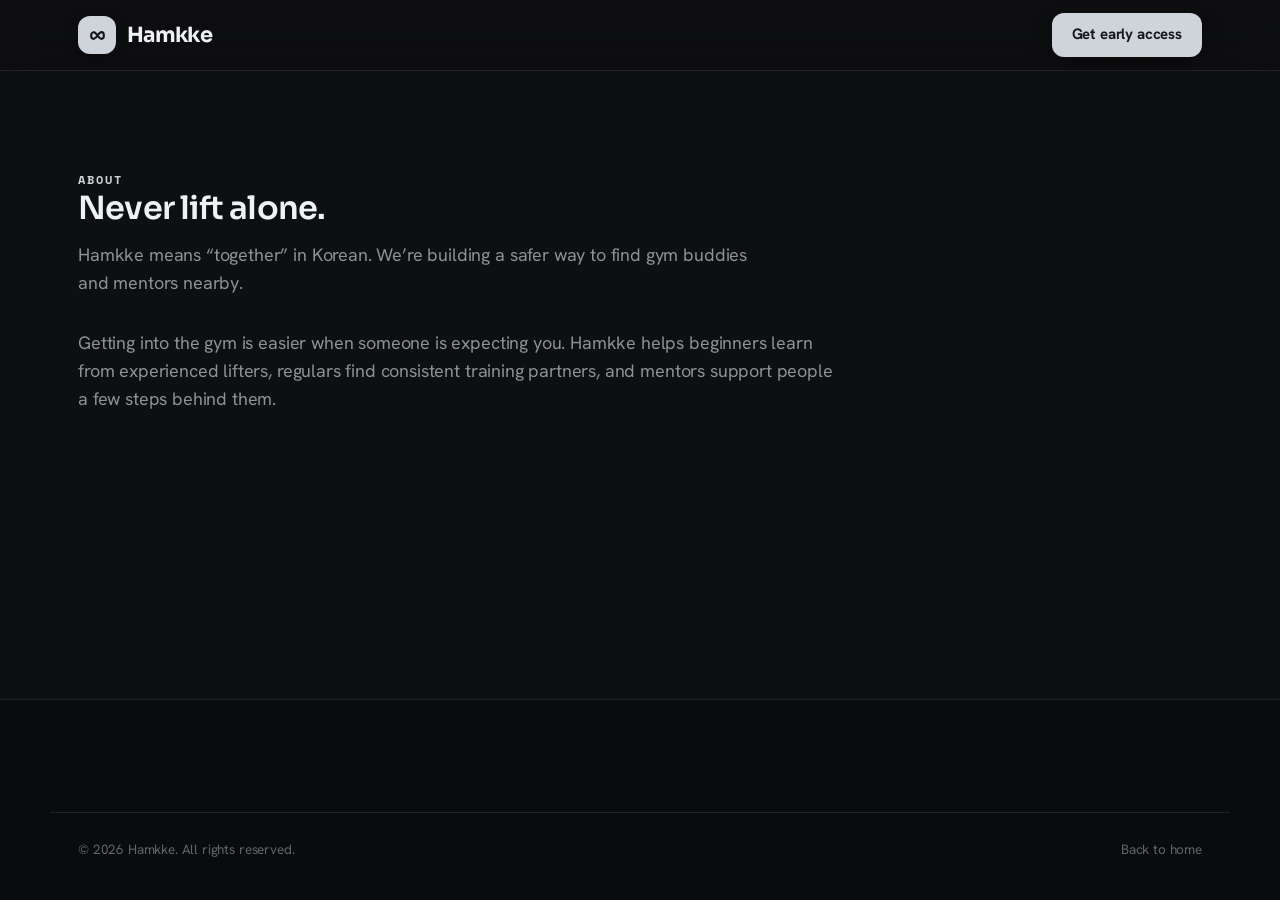
<file: about.html>
<!DOCTYPE html>
<html lang="en">
<head>
  <meta charset="UTF-8" />
  <meta name="viewport" content="width=device-width, initial-scale=1.0" />
  <title>About Hamkke — Never lift alone</title>
  <meta name="description" content="Hamkke helps people find verified gym buddies and mentors nearby, so no one has to lift alone." />
  <link rel="canonical" href="https://hamkke.fit/about" />
  <link rel="icon" type="image/svg+xml" href="favicon.svg" />
  <link rel="apple-touch-icon" href="favicon.svg" />
  <link rel="stylesheet" href="/fonts.css" />
  <link rel="stylesheet" href="site.css" />
</head>
<body>
  <header class="nav">
    <div class="wrap nav-in">
      <a class="brand" href="/">
        <span class="brand-mark"><svg viewBox="0 0 24 24"><path d="M7.5 8.2C3.8 8.2 3.8 15.8 7.5 15.8 11.2 15.8 12.8 8.2 16.5 8.2 20.2 8.2 20.2 15.8 16.5 15.8 12.8 15.8 11.2 8.2 7.5 8.2Z" fill="none" stroke="var(--accent-ink)" stroke-width="2.4" stroke-linecap="round" stroke-linejoin="round"/></svg></span>
        Hamkke
      </a>
      <div class="nav-cta">
        <a class="btn btn-primary btn-sm" href="/#get">Get early access</a>
      </div>
    </div>
  </header>

  <main class="section">
    <div class="wrap">
      <div class="sec-head">
        <span class="eyebrow">About</span>
        <h1 class="display">Never lift alone.</h1>
        <p>Hamkke means “together” in Korean. We’re building a safer way to find gym buddies and mentors nearby.</p>
      </div>
      <div style="margin-top:32px;max-width:760px;color:var(--ink-2);font-size:18px">
        <p>Getting into the gym is easier when someone is expecting you. Hamkke helps beginners learn from experienced lifters, regulars find consistent training partners, and mentors support people a few steps behind them.</p>
      </div>
    </div>
  </main>

  <footer class="footer">
    <div class="wrap foot-bottom">
      <span>© 2026 Hamkke. All rights reserved.</span>
      <a href="/">Back to home</a>
    </div>
  </footer>
</body>
</html>
</file>
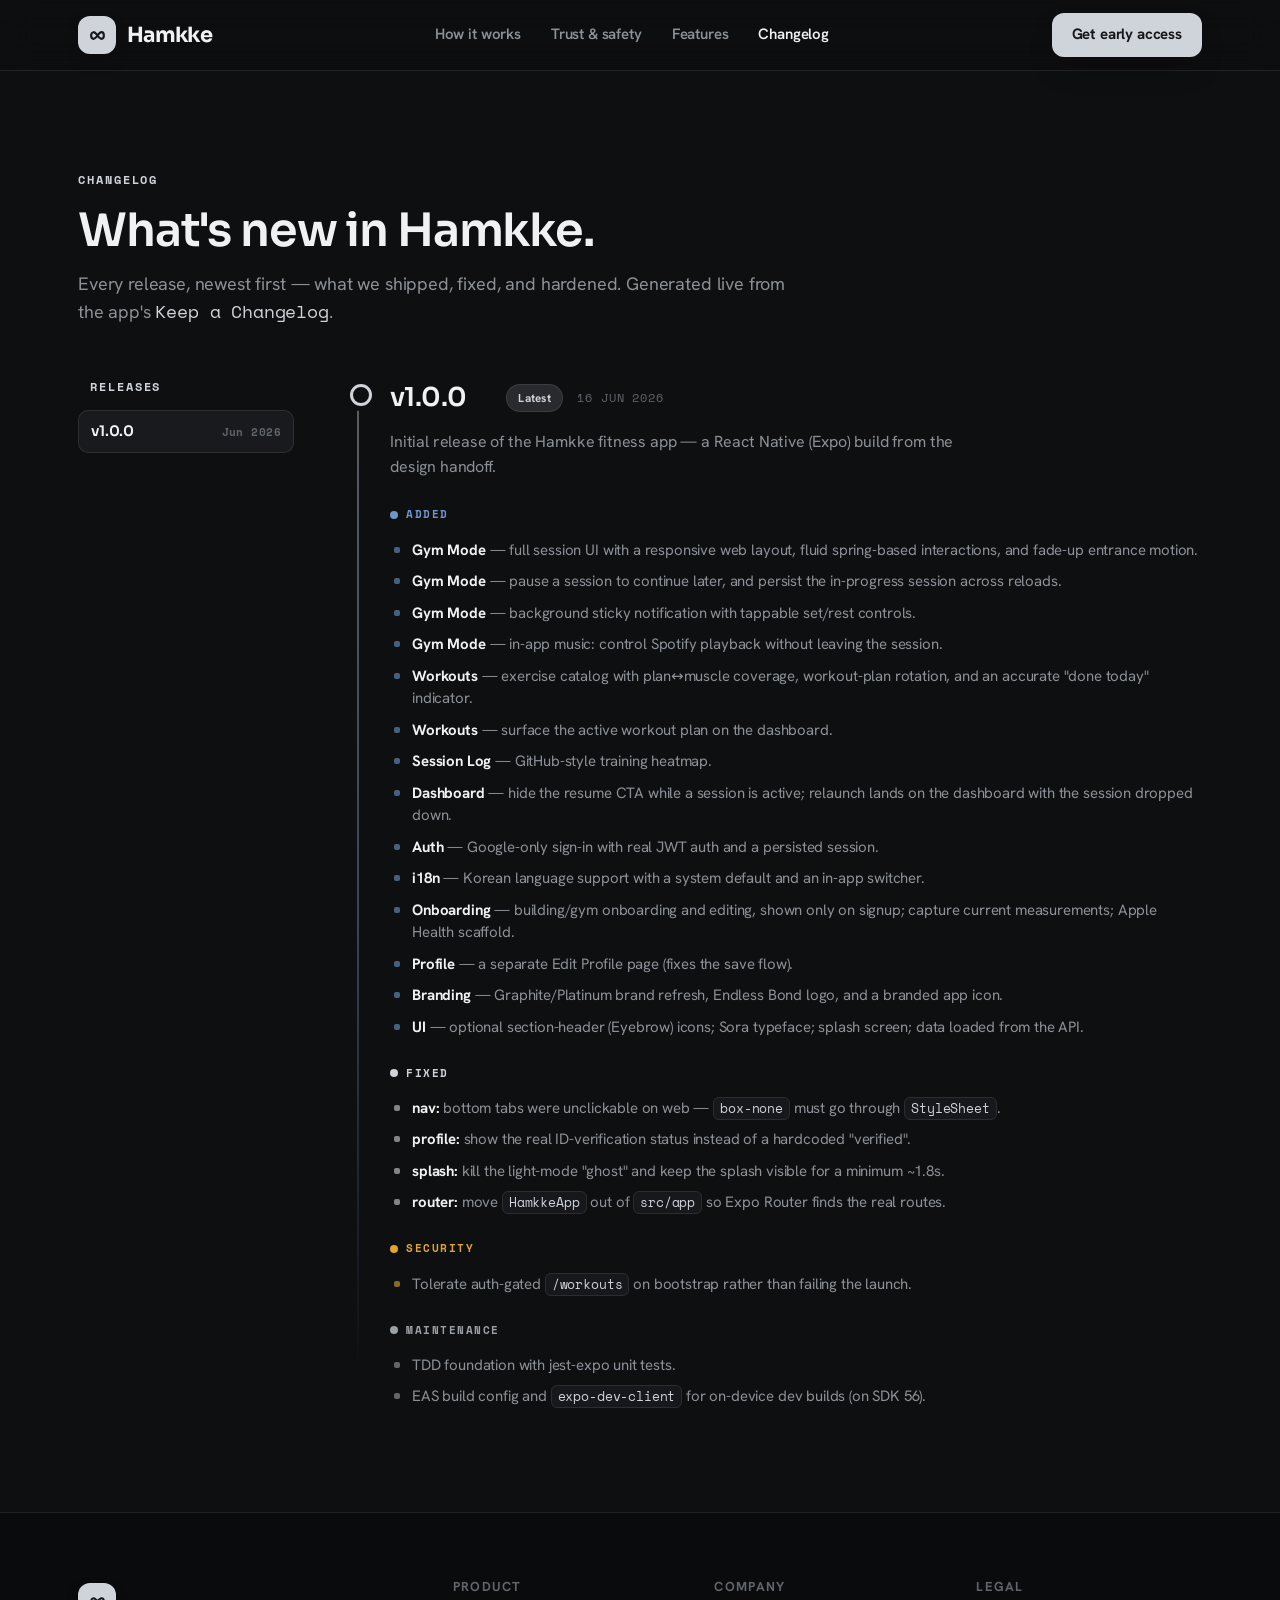
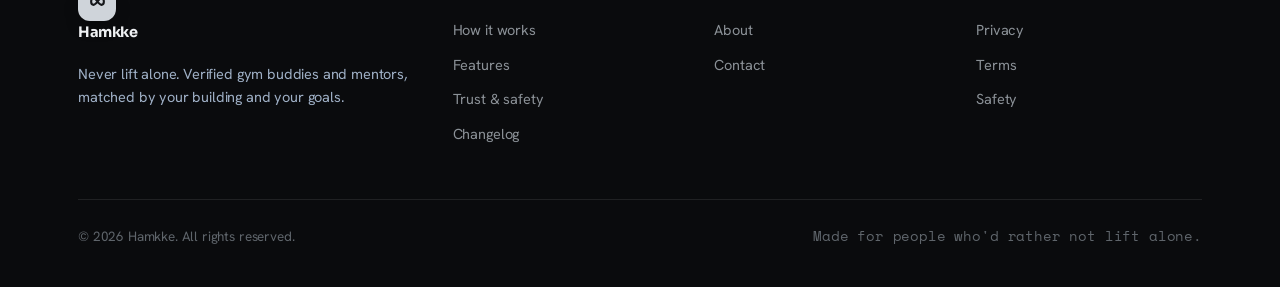
<file: changelog.html>
<!DOCTYPE html>
<html lang="en">
<head>
<meta charset="UTF-8" />
<meta name="viewport" content="width=device-width, initial-scale=1.0" />
<title>Changelog — Hamkke</title>
<meta name="description" content="What's new in Hamkke — every release of the verified gym-buddy and mentor app, newest first." />
<meta name="theme-color" content="#0e0f11" />
<link rel="canonical" href="https://hamkke.fit/changelog" />
<meta property="og:url" content="https://hamkke.fit/changelog" />
<link rel="icon" type="image/svg+xml" href="favicon.svg" />
<link rel="apple-touch-icon" href="favicon.svg" />
<meta property="og:title" content="Changelog — Hamkke" />
<meta property="og:description" content="What's new in Hamkke, newest first." />
<meta property="og:type" content="website" />
<link rel="stylesheet" href="/fonts.css" />
<link rel="stylesheet" href="site.css" />
</head>
<body>

<!-- ░░ NAV ░░ -->
<header class="nav">
  <div class="wrap nav-in">
    <a class="brand" href="/">
      <span class="brand-mark"><svg viewBox="0 0 24 24"><path d="M7.5 8.2C3.8 8.2 3.8 15.8 7.5 15.8 11.2 15.8 12.8 8.2 16.5 8.2 20.2 8.2 20.2 15.8 16.5 15.8 12.8 15.8 11.2 8.2 7.5 8.2Z" fill="none" stroke="var(--accent-ink)" stroke-width="2.4" stroke-linecap="round" stroke-linejoin="round"/></svg></span>
      Hamkke
    </a>
    <nav class="nav-links">
      <a href="/#how">How it works</a>
      <a href="/#trust">Trust &amp; safety</a>
      <a href="/#features">Features</a>
      <a href="/changelog" class="active" aria-current="page">Changelog</a>
    </nav>
    <div class="nav-cta">
      <a class="btn btn-primary btn-sm" href="/#get">Get early access</a>
    </div>
  </div>
</header>

<main class="section">
  <div class="wrap">

    <!-- ░░ HEAD ░░ -->
    <div class="log-head reveal in">
      <span class="eyebrow">Changelog</span>
      <h1 class="display" style="font-size:clamp(2rem,5vw,46px);margin-top:14px">What's new in Hamkke.</h1>
      <p class="lead-sub">Every release, newest first — what we shipped, fixed, and hardened. Generated live from the app's
        <a href="https://keepachangelog.com/en/1.1.0/" class="mono" style="color:var(--accent)">Keep&nbsp;a&nbsp;Changelog</a>.</p>
    </div>

    <!-- ░░ TIMELINE (rendered from changelog.md at runtime) ░░ -->
    <div class="changelog">
      <aside class="log-index" id="logIndex" aria-label="Releases">
        <span class="eyebrow">Releases</span>
      </aside>
      <div class="log-stream" id="logStream">
        <p class="release-note" id="logStatus">Loading the latest releases…</p>
        <noscript>This changelog is rendered with JavaScript. Enable it, or read <a href="changelog.md" style="color:var(--accent)">changelog.md</a> directly.</noscript>
      </div>
    </div>
  </div>
</main>

<!-- ░░ FOOTER ░░ -->
<footer class="footer">
  <div class="wrap">
    <div class="foot-grid">
      <div>
        <a class="brand" href="/">
          <span class="brand-mark"><svg viewBox="0 0 24 24"><path d="M7.5 8.2C3.8 8.2 3.8 15.8 7.5 15.8 11.2 15.8 12.8 8.2 16.5 8.2 20.2 8.2 20.2 15.8 16.5 15.8 12.8 15.8 11.2 8.2 7.5 8.2Z" fill="none" stroke="var(--accent-ink)" stroke-width="2.4" stroke-linecap="round" stroke-linejoin="round"/></svg></span>
          Hamkke
        </a>
        <p style="margin-top:14px;max-width:24em;font-size:14.5px;color:#9fb0c6">Never lift alone. Verified gym buddies and mentors, matched by your building and your goals.</p>
      </div>
      <div>
        <h5>Product</h5>
        <a href="/#how">How it works</a><a href="/#features">Features</a><a href="/#trust">Trust &amp; safety</a><a href="/changelog">Changelog</a>
      </div>
      <div>
        <h5>Company</h5>
        <a href="/about">About</a><a href="/contact">Contact</a>
      </div>
      <div>
        <h5>Legal</h5>
        <a href="/privacy">Privacy</a><a href="/terms">Terms</a><a href="/safety">Safety</a>
      </div>
    </div>
    <div class="foot-bottom">
      <span>© 2026 Hamkke. All rights reserved.</span>
      <span class="mono">Made for people who'd rather not lift alone.</span>
    </div>
  </div>
</footer>

<script src="site.js"></script>
<!-- ░░ changelog renderer ░░
     Fetches the Keep-a-Changelog markdown at runtime and renders the timeline,
     so the page always reflects the source file (no duplicated content). -->
<script>
(function () {
  'use strict';

  // The data file. It's a copy of HamkeApp/CHANGELOG.md kept in this repo.
  // For zero-copy live sync, point this at the raw file in the app repo instead, e.g.:
  //   var SOURCE = 'https://raw.githubusercontent.com/hamkke/HamkeApp/main/CHANGELOG.md';
  var SOURCE = 'changelog.md';

  var stream = document.getElementById('logStream');
  var index = document.getElementById('logIndex');
  var status = document.getElementById('logStatus');

  var MONTHS = ['Jan', 'Feb', 'Mar', 'Apr', 'May', 'Jun', 'Jul', 'Aug', 'Sep', 'Oct', 'Nov', 'Dec'];
  // Keep-a-Changelog section name → CSS modifier (drives the accent colour).
  var CAT = {
    added: 'added', changed: 'changed', deprecated: 'deprecated', removed: 'removed',
    fixed: 'fixed', security: 'security', maintenance: 'maint', maint: 'maint'
  };

  function esc(s) { return s.replace(/&/g, '&amp;').replace(/</g, '&lt;').replace(/>/g, '&gt;'); }
  // Minimal inline markdown: `code`, **bold**, [text](url). Escaped first.
  function inline(s) {
    return esc(s)
      .replace(/`([^`]+)`/g, '<code>$1</code>')
      .replace(/\*\*([^*]+)\*\*/g, '<b>$1</b>')
      .replace(/\[([^\]]+)\]\(([^)]+)\)/g, '<a href="$2">$1</a>');
  }
  function fmtDate(iso) {
    var m = /^(\d{4})-(\d{2})-(\d{2})/.exec(iso || '');
    return m ? parseInt(m[3], 10) + ' ' + MONTHS[+m[2] - 1] + ' ' + m[1] : (iso || '');
  }
  function shortDate(iso) {
    var m = /^(\d{4})-(\d{2})/.exec(iso || '');
    return m ? MONTHS[+m[2] - 1] + ' ' + m[1] : '';
  }

  // Parse the Keep-a-Changelog body into [{version, date, note, groups:[{name,items}]}].
  function parse(md) {
    var releases = [], cur = null, group = null;
    md.split(/\r?\n/).forEach(function (line) {
      var h = /^##\s+\[([^\]]+)\](?:\s*[-–—]\s*(.+))?\s*$/.exec(line);
      if (h) { cur = { version: h[1], date: (h[2] || '').trim(), note: '', groups: [] }; releases.push(cur); group = null; return; }
      if (!cur) return;                              // skip the file's top matter
      if (/^\[[^\]]+\]:\s/.test(line)) return;       // skip link-reference definitions
      var g = /^###\s+(.+?)\s*$/.exec(line);
      if (g) { group = { name: g[1].trim(), items: [] }; cur.groups.push(group); return; }
      var li = /^[-*]\s+(.+)$/.exec(line);
      if (li) { if (group) group.items.push(li[1]); return; }
      if (line.trim() && !group) cur.note += (cur.note ? ' ' : '') + line.trim();
    });
    return releases;
  }

  function hasContent(r) { return !!r.note || r.groups.some(function (g) { return g.items.length; }); }
  function isUnreleased(r) { return r.version.toLowerCase() === 'unreleased'; }
  function anchorId(r) { return isUnreleased(r) ? 'unreleased' : 'v' + r.version; }
  function label(r) { return isUnreleased(r) ? 'Unreleased' : 'v' + r.version; }

  function render(releases) {
    var visible = releases.filter(hasContent);
    if (!visible.length) { status.textContent = 'No releases documented yet.'; return; }

    // The newest dated release gets a "Latest" badge (file is newest-first).
    var latest = -1;
    visible.forEach(function (r, i) { if (latest < 0 && !isUnreleased(r) && r.date) latest = i; });

    var streamHTML = '', indexHTML = '<span class="eyebrow">Releases</span>';
    visible.forEach(function (r, i) {
      var id = anchorId(r), name = label(r);
      var tag = isUnreleased(r) ? 'In progress' : (i === latest ? 'Latest' : '');
      var date = isUnreleased(r) ? 'Next release' : fmtDate(r.date);

      indexHTML += '<a href="#' + id + '"><span class="v">' + name + '</span>'
        + '<span class="d">' + (isUnreleased(r) ? 'Soon' : shortDate(r.date)) + '</span></a>';

      streamHTML += '<section class="release ' + (isUnreleased(r) ? 'unreleased ' : '') + '" id="' + id + '">'
        + '<div class="release-head">'
        + '<a class="release-v" href="#' + id + '">' + name + ' <span class="hash" aria-hidden="true">#</span></a>'
        + (tag ? '<span class="release-tag">' + tag + '</span>' : '')
        + '<span class="release-date">' + date + '</span>'
        + '</div>'
        + (r.note ? '<p class="release-note">' + inline(r.note) + '</p>' : '')
        + r.groups.filter(function (g) { return g.items.length; }).map(function (g) {
          var cls = CAT[g.name.toLowerCase()] || 'maint';
          return '<div class="cl-group ' + cls + '">'
            + '<span class="cl-cat"><span class="dot"></span>' + esc(g.name) + '</span>'
            + '<ul class="cl-list">' + g.items.map(function (it) { return '<li>' + inline(it) + '</li>'; }).join('') + '</ul>'
            + '</div>';
        }).join('')
        + '</section>';
    });

    stream.innerHTML = streamHTML;
    index.innerHTML = indexHTML;
    spy();
    if (location.hash) { var t = document.getElementById(location.hash.slice(1)); if (t) t.scrollIntoView(); }
  }

  // Highlight the active version in the index as you scroll.
  function spy() {
    var links = {};
    index.querySelectorAll('a[href^="#"]').forEach(function (a) { links[a.getAttribute('href').slice(1)] = a; });
    var sections = Object.keys(links).map(function (id) { return document.getElementById(id); }).filter(Boolean);
    if (!sections.length || !('IntersectionObserver' in window)) return;
    function setActive(id) { Object.keys(links).forEach(function (k) { links[k].classList.toggle('active', k === id); }); }
    setActive(sections[0].id);
    var io = new IntersectionObserver(function (entries) {
      entries.forEach(function (en) { if (en.isIntersecting) setActive(en.target.id); });
    }, { rootMargin: '-20% 0px -72% 0px', threshold: 0 });
    sections.forEach(function (s) { io.observe(s); });
  }

  fetch(SOURCE, { cache: 'no-cache' })
    .then(function (r) { if (!r.ok) throw new Error('HTTP ' + r.status); return r.text(); })
    .then(function (md) { render(parse(md)); })
    .catch(function (err) {
      status.innerHTML = 'Couldn’t load the changelog (' + esc(String(err.message || err)) + '). '
        + 'If you opened this file directly, serve it over HTTP — browsers block <code>fetch()</code> on <code>file://</code>.';
    });
})();
</script>
</body>
</html>
</file>
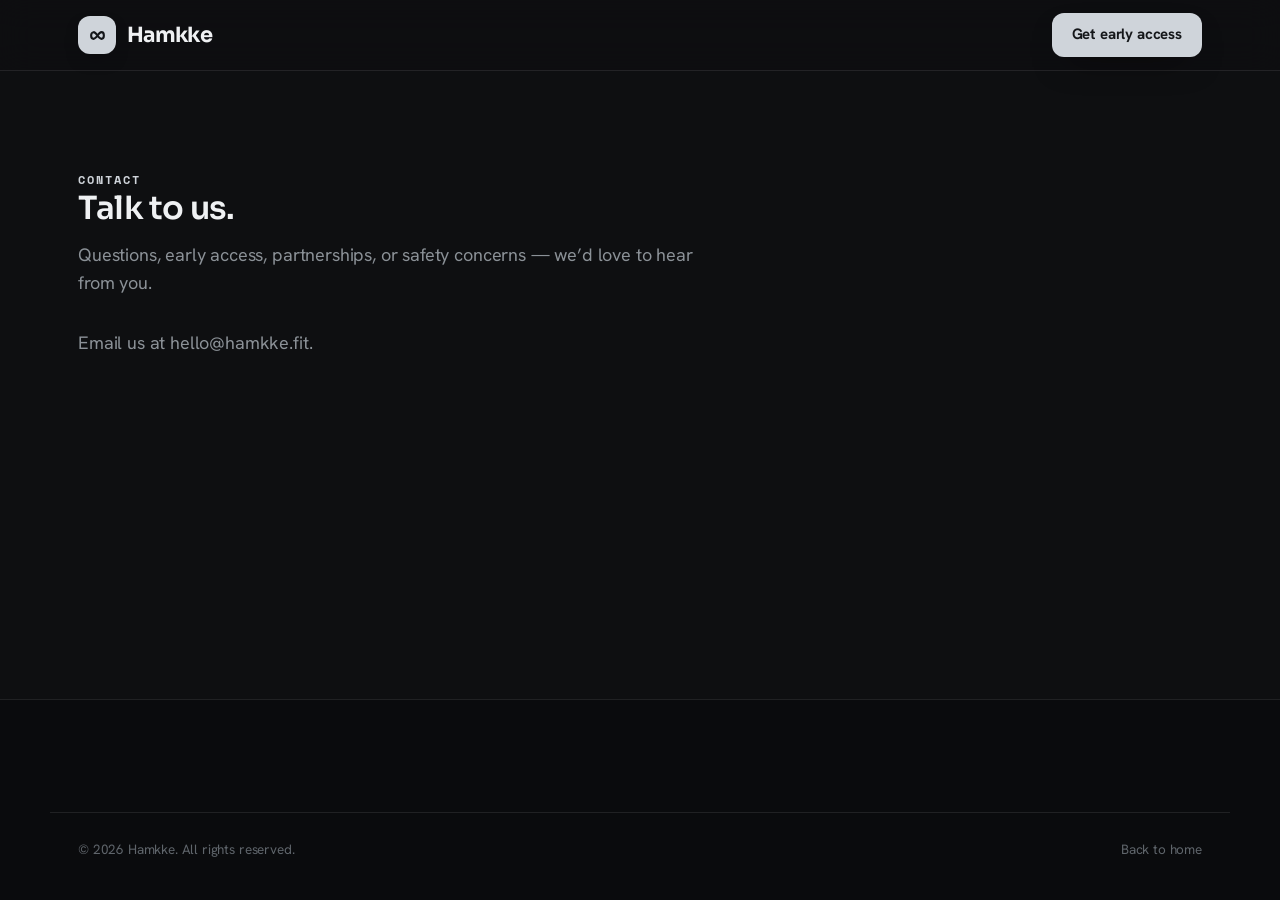
<file: contact.html>
<!DOCTYPE html>
<html lang="en">
<head>
  <meta charset="UTF-8" />
  <meta name="viewport" content="width=device-width, initial-scale=1.0" />
  <title>Contact Hamkke</title>
  <meta name="description" content="Contact Hamkke about early access, partnerships, safety, or support." />
  <link rel="canonical" href="https://hamkke.fit/contact" />
  <link rel="icon" type="image/svg+xml" href="favicon.svg" />
  <link rel="apple-touch-icon" href="favicon.svg" />
  <link rel="stylesheet" href="/fonts.css" />
  <link rel="stylesheet" href="site.css" />
</head>
<body>
  <header class="nav">
    <div class="wrap nav-in">
      <a class="brand" href="/">
        <span class="brand-mark"><svg viewBox="0 0 24 24"><path d="M7.5 8.2C3.8 8.2 3.8 15.8 7.5 15.8 11.2 15.8 12.8 8.2 16.5 8.2 20.2 8.2 20.2 15.8 16.5 15.8 12.8 15.8 11.2 8.2 7.5 8.2Z" fill="none" stroke="var(--accent-ink)" stroke-width="2.4" stroke-linecap="round" stroke-linejoin="round"/></svg></span>
        Hamkke
      </a>
      <div class="nav-cta">
        <a class="btn btn-primary btn-sm" href="/#get">Get early access</a>
      </div>
    </div>
  </header>

  <main class="section">
    <div class="wrap">
      <div class="sec-head">
        <span class="eyebrow">Contact</span>
        <h1 class="display">Talk to us.</h1>
        <p>Questions, early access, partnerships, or safety concerns — we’d love to hear from you.</p>
      </div>
      <div style="margin-top:32px;max-width:760px;color:var(--ink-2);font-size:18px">
        <p>Email us at <a href="mailto:hello@hamkke.fit">hello@hamkke.fit</a>.</p>
      </div>
    </div>
  </main>

  <footer class="footer">
    <div class="wrap foot-bottom">
      <span>© 2026 Hamkke. All rights reserved.</span>
      <a href="/">Back to home</a>
    </div>
  </footer>
</body>
</html>
</file>
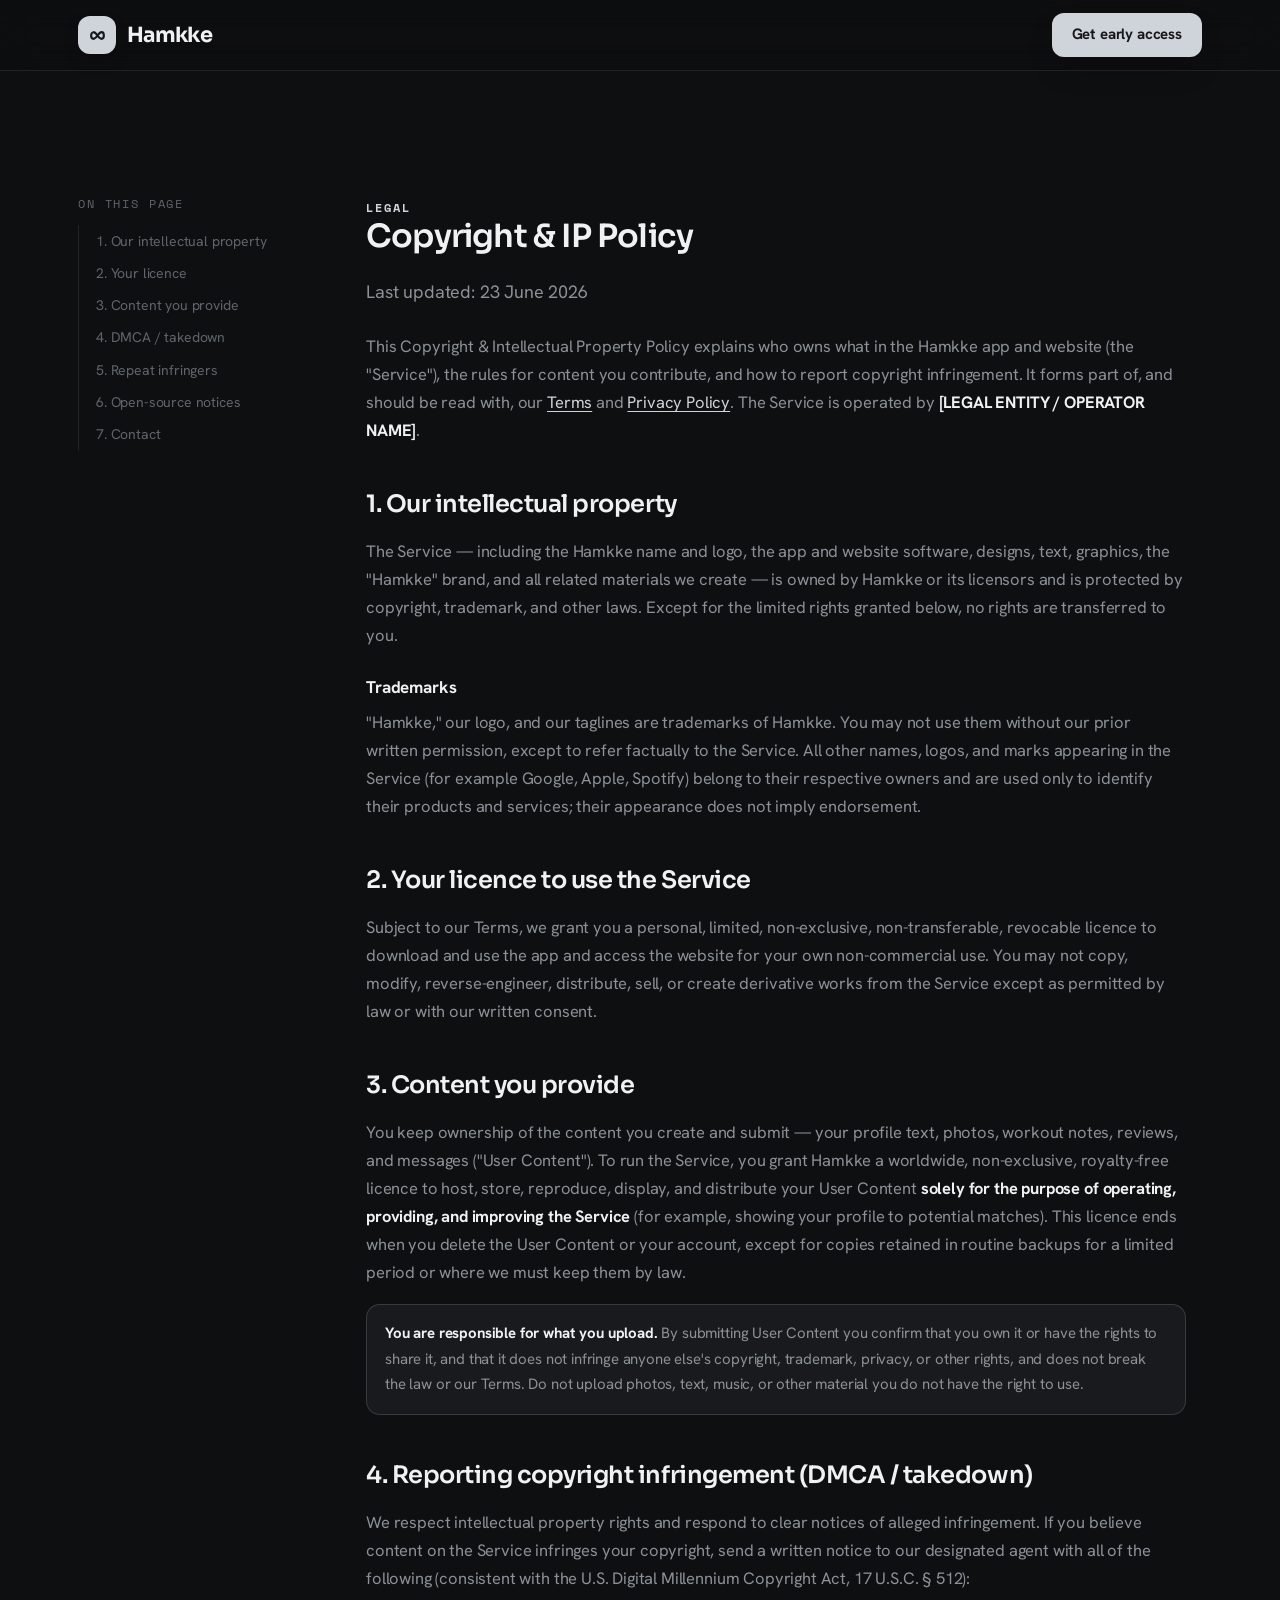
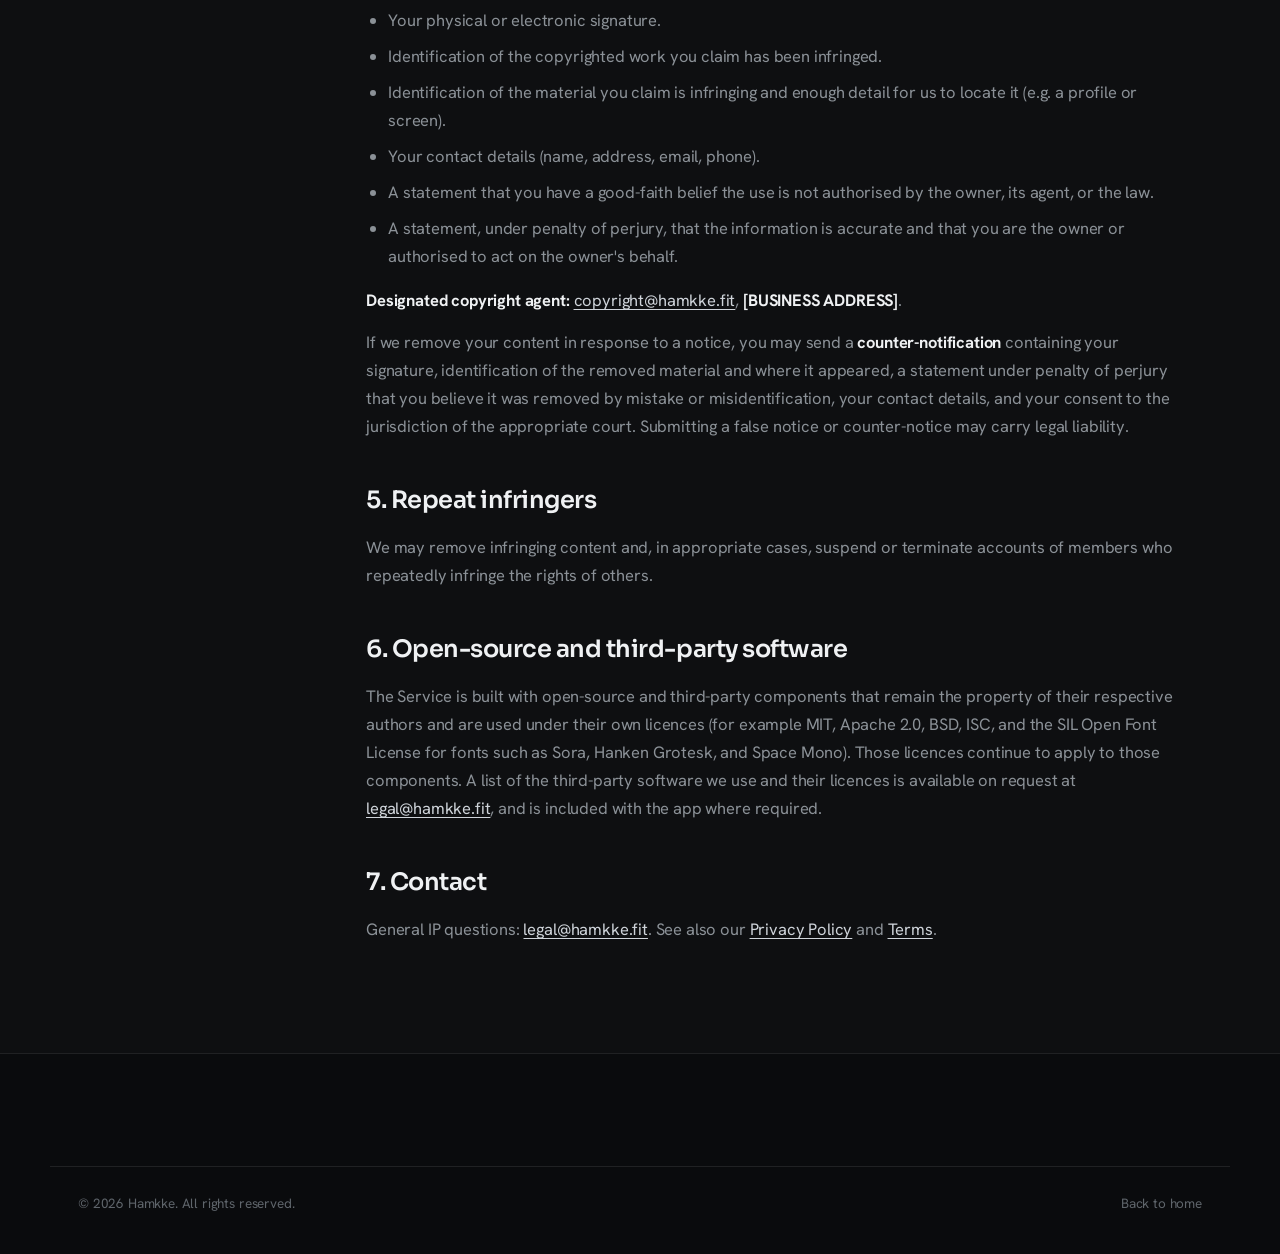
<file: copyright.html>
<!DOCTYPE html>
<html lang="en">
<head>
  <meta charset="UTF-8" />
  <meta name="viewport" content="width=device-width, initial-scale=1.0" />
  <title>Copyright &amp; IP Policy — Hamkke</title>
  <meta name="description" content="Hamkke's intellectual property ownership, user-content rules, DMCA takedown procedure, and open-source notices." />
  <link rel="canonical" href="https://hamkke.fit/copyright" />
  <link rel="icon" type="image/svg+xml" href="favicon.svg" />
  <link rel="apple-touch-icon" href="favicon.svg" />
  <link rel="stylesheet" href="/fonts.css" />
  <link rel="stylesheet" href="site.css" />
  <style>
    .legal { max-width: 820px; margin-top: 32px; color: var(--ink-2); font-size: 16.5px; line-height: 1.7; }
    .legal h2 { font-family: var(--f-display); color: var(--ink); font-size: 24px; font-weight: 600; letter-spacing: -0.02em; margin: 40px 0 12px; }
    .legal h3 { color: var(--ink); font-size: 17px; font-weight: 700; margin: 24px 0 6px; }
    .legal p { margin: 0 0 14px; }
    .legal ul { margin: 0 0 16px; padding-left: 22px; }
    .legal li { margin: 0 0 8px; }
    .legal strong { color: var(--ink); font-weight: 700; }
    .legal a { color: var(--accent); text-decoration: underline; text-underline-offset: 3px; }
    .legal .updated { font-family: var(--f-mono); font-size: 12.5px; letter-spacing: 0.04em; color: var(--ink-3); text-transform: uppercase; }
    .legal .callout { border: 1px solid var(--line-2); border-radius: 14px; padding: 16px 18px; background: var(--bg-2); margin: 18px 0; font-size: 15px; }
    /* Two-column layout: sticky TOC sidebar (left) + content */
    .legal-layout { display: grid; grid-template-columns: 232px minmax(0, 1fr); gap: 56px; align-items: start; margin-top: 28px; }
    .toc-side { position: sticky; top: 100px; align-self: start; }
    .toc-title { font-family: var(--f-mono); font-size: 11.5px; letter-spacing: 0.16em; text-transform: uppercase; color: var(--ink-3); margin: 0 0 12px; }
    .toc-side .toc { display: flex; flex-direction: column; border-left: 1px solid var(--line); }
    .toc-side .toc a { display: block; padding: 7px 0 7px 16px; margin-left: -1px; border-left: 2px solid transparent; font-size: 14px; line-height: 1.3; color: var(--ink-3); text-decoration: none; }
    .toc-side .toc a:hover { color: var(--ink); border-left-color: var(--line-2); }
    .legal-main .legal { margin-top: 24px; }
    @media (max-width: 900px) {
      .legal-layout { grid-template-columns: 1fr; gap: 0; }
      .toc-side { position: static; margin-bottom: 8px; }
      .toc-side .toc { flex-direction: row; flex-wrap: wrap; border-left: 0; }
      .toc-side .toc a { padding: 3px 16px 3px 0; margin-left: 0; border-left: 0; }
    }
  </style>
</head>
<body>
  <header class="nav">
    <div class="wrap nav-in">
      <a class="brand" href="/">
        <span class="brand-mark"><svg viewBox="0 0 24 24"><path d="M7.5 8.2C3.8 8.2 3.8 15.8 7.5 15.8 11.2 15.8 12.8 8.2 16.5 8.2 20.2 8.2 20.2 15.8 16.5 15.8 12.8 15.8 11.2 8.2 7.5 8.2Z" fill="none" stroke="var(--accent-ink)" stroke-width="2.4" stroke-linecap="round" stroke-linejoin="round"/></svg></span>
        Hamkke
      </a>
      <div class="nav-cta">
        <a class="btn btn-primary btn-sm" href="/#get">Get early access</a>
      </div>
    </div>
  </header>

  <main class="section">
    <div class="wrap">
      <div class="legal-layout">
        <aside class="toc-side">
          <p class="toc-title">On this page</p>
          <nav class="toc" aria-label="Copyright Policy sections">
            <a href="#ownership">1. Our intellectual property</a>
            <a href="#license">2. Your licence</a>
            <a href="#usercontent">3. Content you provide</a>
            <a href="#dmca">4. DMCA / takedown</a>
            <a href="#repeat">5. Repeat infringers</a>
            <a href="#oss">6. Open-source notices</a>
            <a href="#contact">7. Contact</a>
          </nav>
        </aside>

        <div class="legal-main">
      <div class="sec-head">
        <span class="eyebrow">Legal</span>
        <h1 class="display">Copyright &amp; IP Policy</h1>
        <p class="legal updated">Last updated: 23 June 2026</p>
      </div>

      <div class="legal">
        <p>This Copyright &amp; Intellectual Property Policy explains who owns what in the Hamkke app and website (the "Service"), the rules for content you contribute, and how to report copyright infringement. It forms part of, and should be read with, our <a href="/terms">Terms</a> and <a href="/privacy">Privacy Policy</a>. The Service is operated by <strong>[LEGAL ENTITY / OPERATOR NAME]</strong>.</p>

        <h2 id="ownership">1. Our intellectual property</h2>
        <p>The Service — including the Hamkke name and logo, the app and website software, designs, text, graphics, the "Hamkke" brand, and all related materials we create — is owned by Hamkke or its licensors and is protected by copyright, trademark, and other laws. Except for the limited rights granted below, no rights are transferred to you.</p>

        <h3>Trademarks</h3>
        <p>"Hamkke," our logo, and our taglines are trademarks of Hamkke. You may not use them without our prior written permission, except to refer factually to the Service. All other names, logos, and marks appearing in the Service (for example Google, Apple, Spotify) belong to their respective owners and are used only to identify their products and services; their appearance does not imply endorsement.</p>

        <h2 id="license">2. Your licence to use the Service</h2>
        <p>Subject to our Terms, we grant you a personal, limited, non-exclusive, non-transferable, revocable licence to download and use the app and access the website for your own non-commercial use. You may not copy, modify, reverse-engineer, distribute, sell, or create derivative works from the Service except as permitted by law or with our written consent.</p>

        <h2 id="usercontent">3. Content you provide</h2>
        <p>You keep ownership of the content you create and submit — your profile text, photos, workout notes, reviews, and messages ("User Content"). To run the Service, you grant Hamkke a worldwide, non-exclusive, royalty-free licence to host, store, reproduce, display, and distribute your User Content <strong>solely for the purpose of operating, providing, and improving the Service</strong> (for example, showing your profile to potential matches). This licence ends when you delete the User Content or your account, except for copies retained in routine backups for a limited period or where we must keep them by law.</p>
        <div class="callout">
          <strong>You are responsible for what you upload.</strong> By submitting User Content you confirm that you own it or have the rights to share it, and that it does not infringe anyone else's copyright, trademark, privacy, or other rights, and does not break the law or our Terms. Do not upload photos, text, music, or other material you do not have the right to use.
        </div>

        <h2 id="dmca">4. Reporting copyright infringement (DMCA / takedown)</h2>
        <p>We respect intellectual property rights and respond to clear notices of alleged infringement. If you believe content on the Service infringes your copyright, send a written notice to our designated agent with all of the following (consistent with the U.S. Digital Millennium Copyright Act, 17 U.S.C. § 512):</p>
        <ul>
          <li>Your physical or electronic signature.</li>
          <li>Identification of the copyrighted work you claim has been infringed.</li>
          <li>Identification of the material you claim is infringing and enough detail for us to locate it (e.g. a profile or screen).</li>
          <li>Your contact details (name, address, email, phone).</li>
          <li>A statement that you have a good-faith belief the use is not authorised by the owner, its agent, or the law.</li>
          <li>A statement, under penalty of perjury, that the information is accurate and that you are the owner or authorised to act on the owner's behalf.</li>
        </ul>
        <p><strong>Designated copyright agent:</strong> <a href="mailto:copyright@hamkke.fit">copyright@hamkke.fit</a>, <strong>[BUSINESS ADDRESS]</strong>.</p>
        <p>If we remove your content in response to a notice, you may send a <strong>counter-notification</strong> containing your signature, identification of the removed material and where it appeared, a statement under penalty of perjury that you believe it was removed by mistake or misidentification, your contact details, and your consent to the jurisdiction of the appropriate court. Submitting a false notice or counter-notice may carry legal liability.</p>

        <h2 id="repeat">5. Repeat infringers</h2>
        <p>We may remove infringing content and, in appropriate cases, suspend or terminate accounts of members who repeatedly infringe the rights of others.</p>

        <h2 id="oss">6. Open-source and third-party software</h2>
        <p>The Service is built with open-source and third-party components that remain the property of their respective authors and are used under their own licences (for example MIT, Apache 2.0, BSD, ISC, and the SIL Open Font License for fonts such as Sora, Hanken Grotesk, and Space Mono). Those licences continue to apply to those components. A list of the third-party software we use and their licences is available on request at <a href="mailto:legal@hamkke.fit">legal@hamkke.fit</a>, and is included with the app where required.</p>

        <h2 id="contact">7. Contact</h2>
        <p>General IP questions: <a href="mailto:legal@hamkke.fit">legal@hamkke.fit</a>. See also our <a href="/privacy">Privacy Policy</a> and <a href="/terms">Terms</a>.</p>
      </div>
        </div><!-- /.legal-main -->
      </div><!-- /.legal-layout -->
    </div>
  </main>

  <footer class="footer">
    <div class="wrap foot-bottom">
      <span>© 2026 Hamkke. All rights reserved.</span>
      <a href="/">Back to home</a>
    </div>
  </footer>
</body>
</html>
</file>
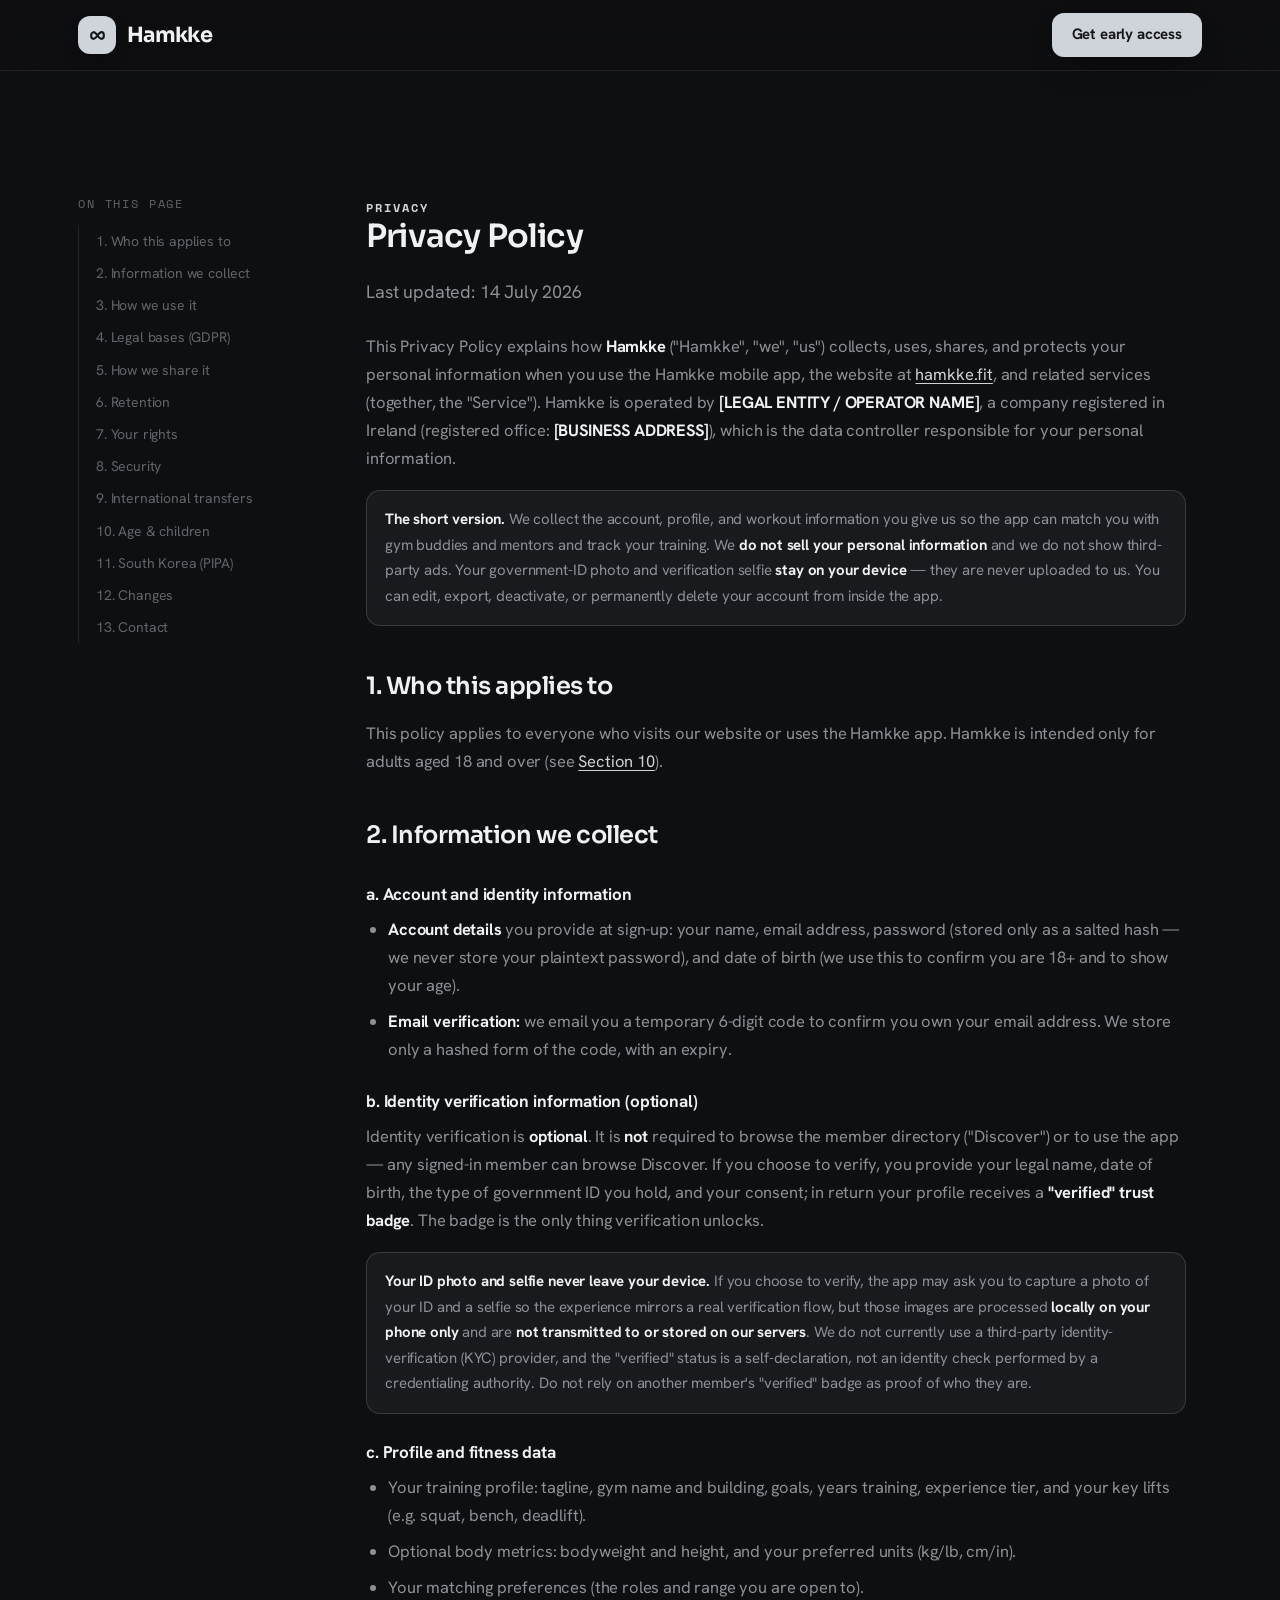
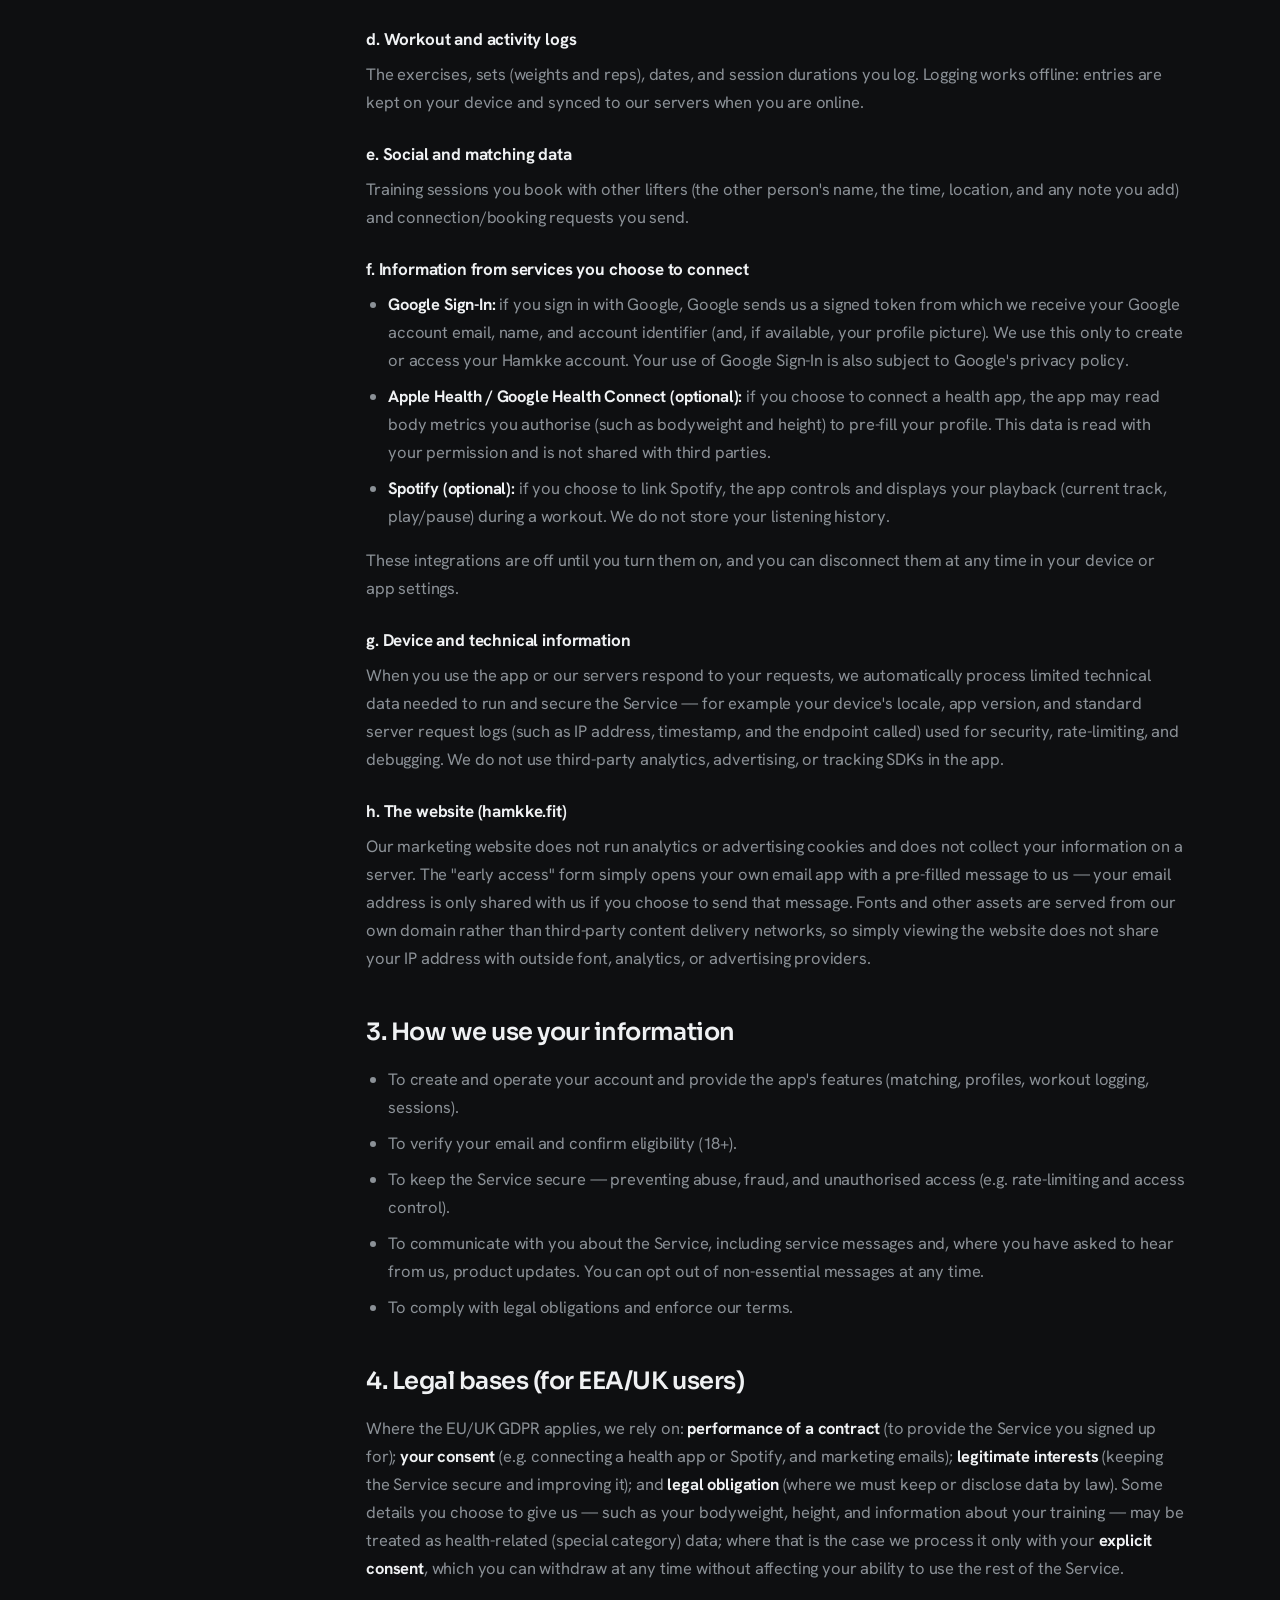
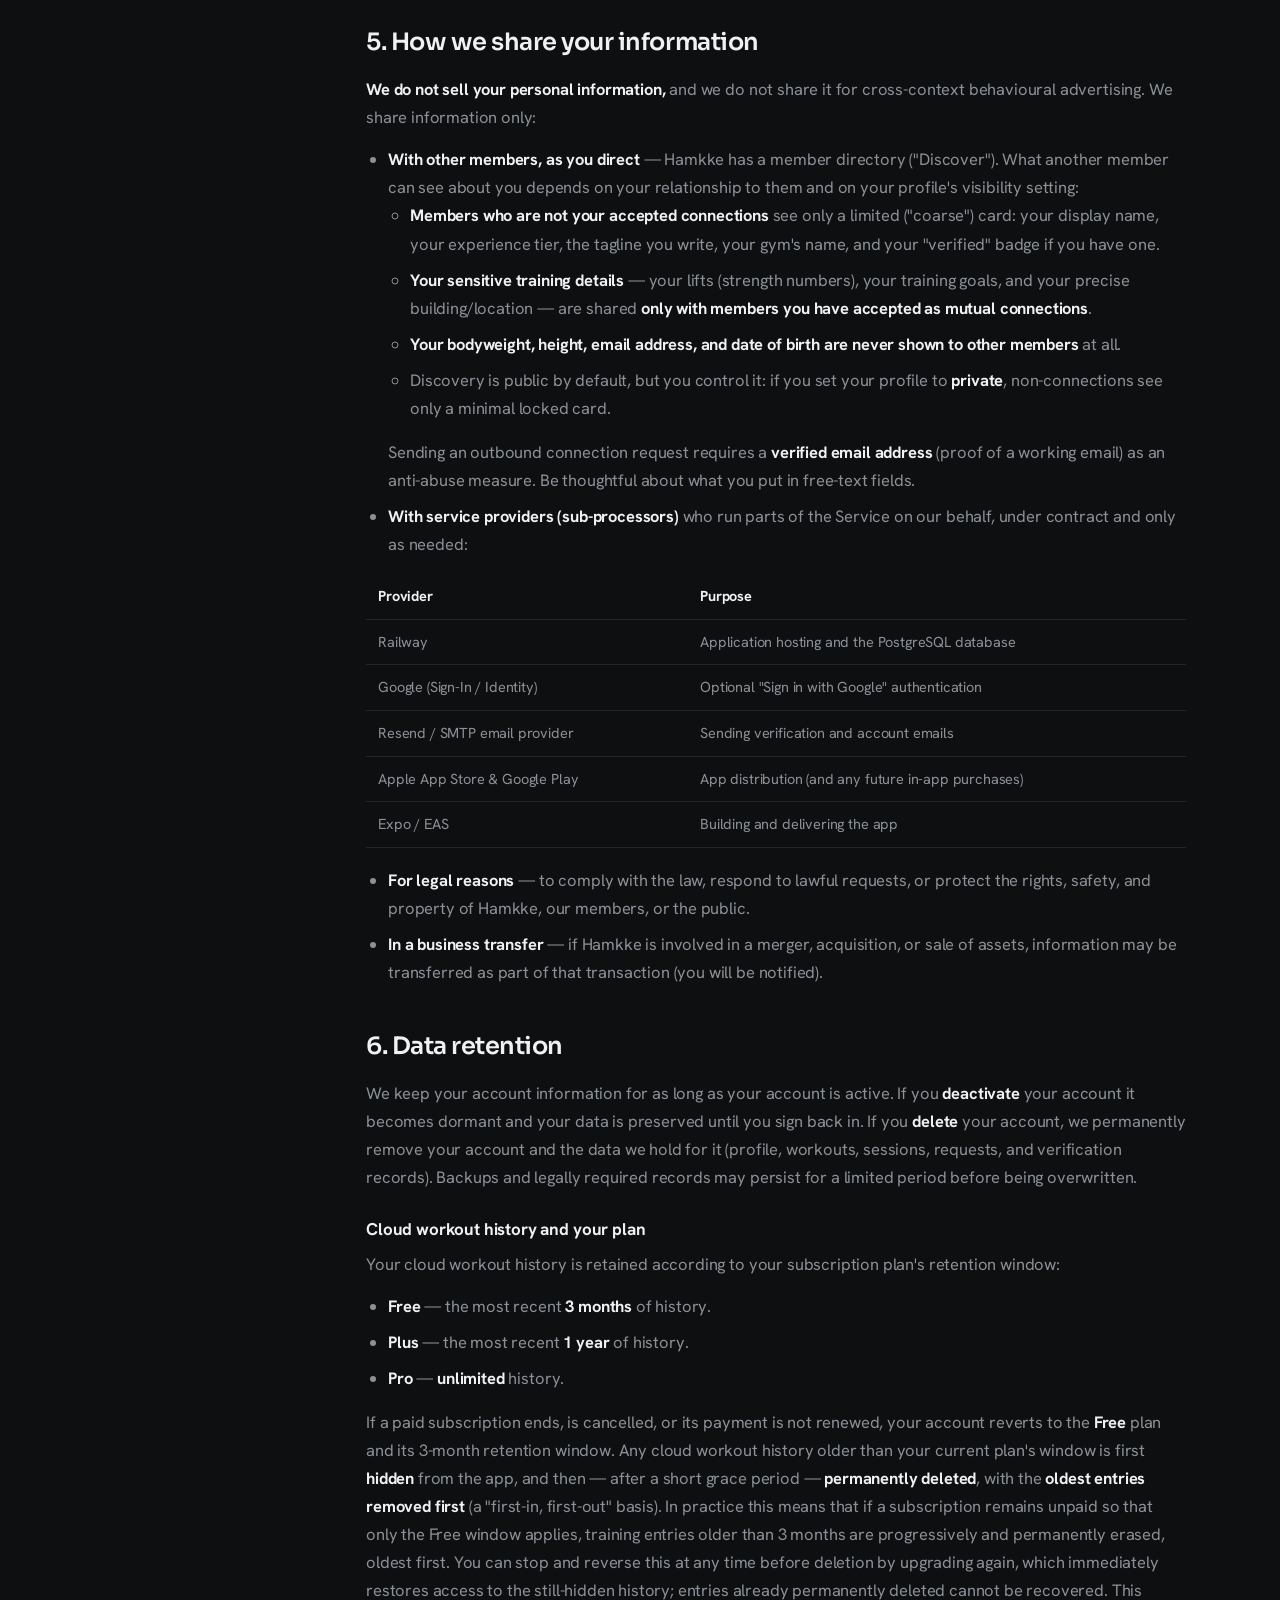
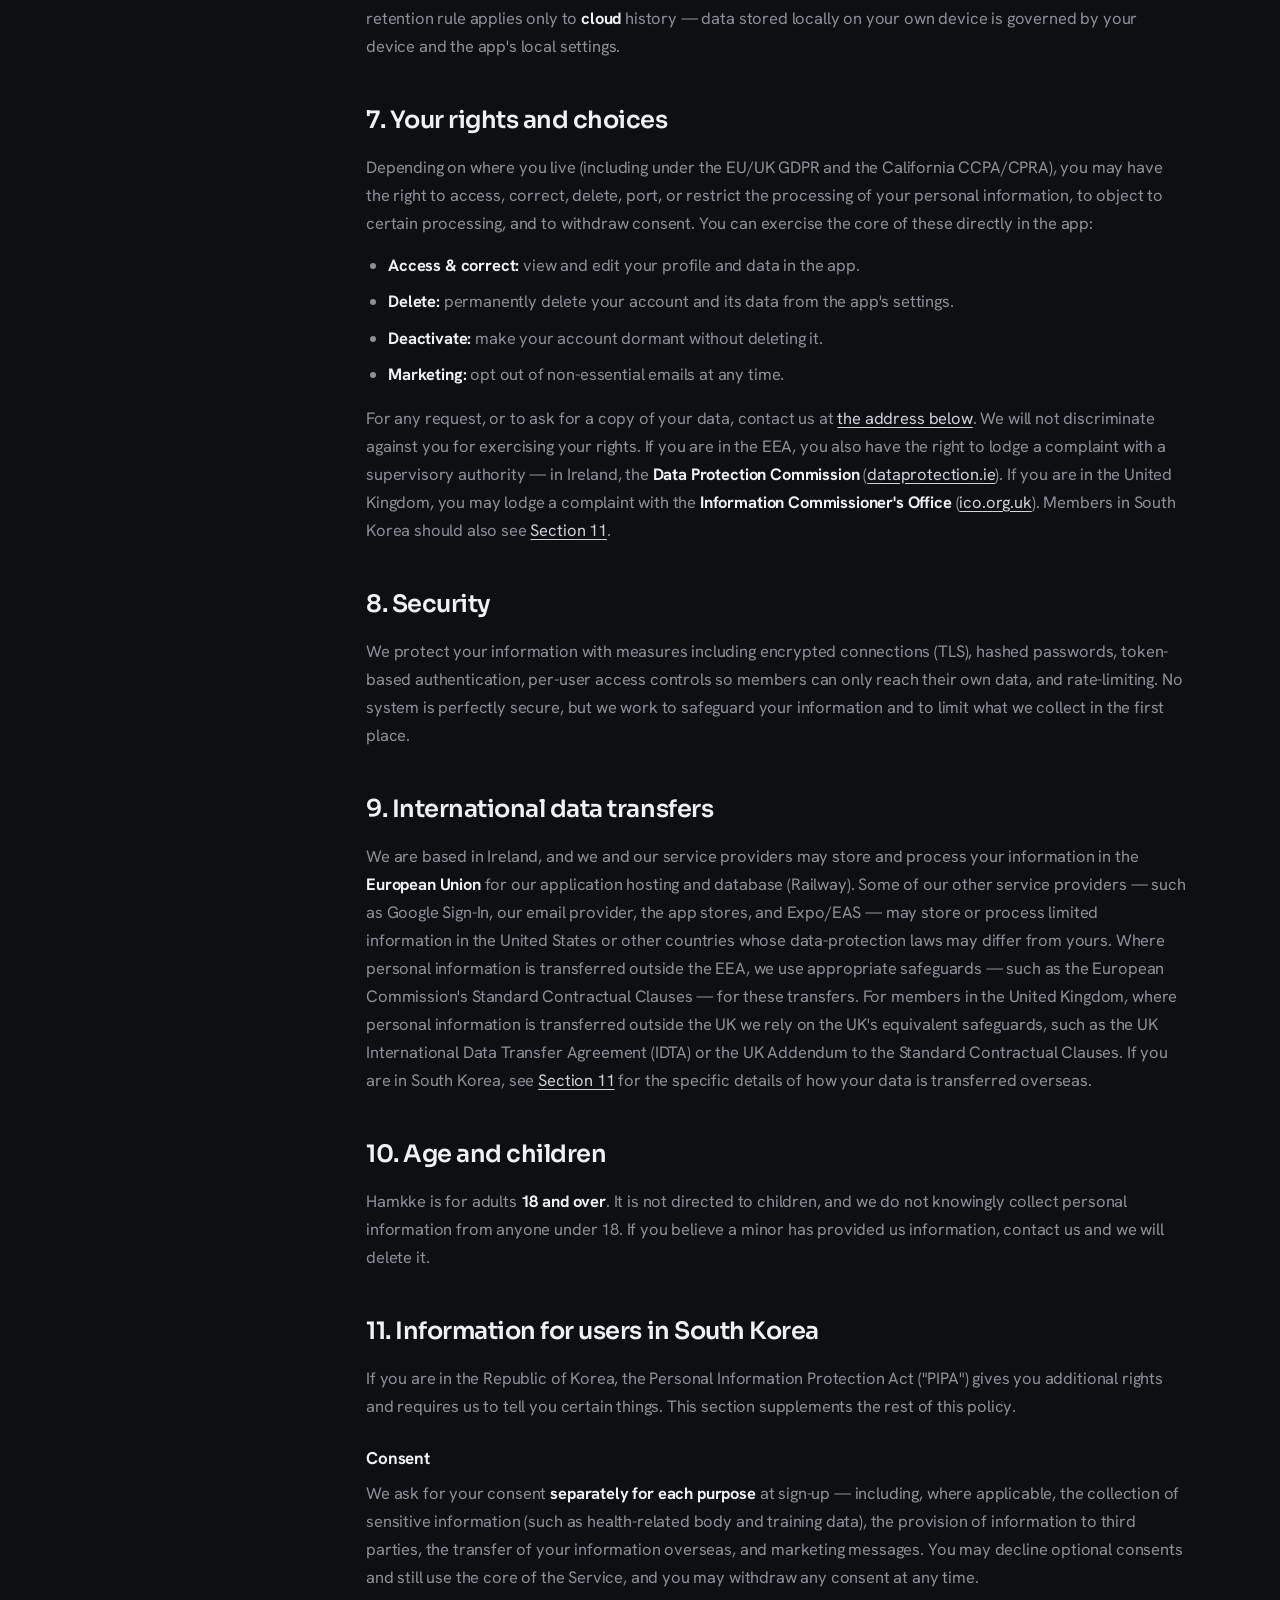
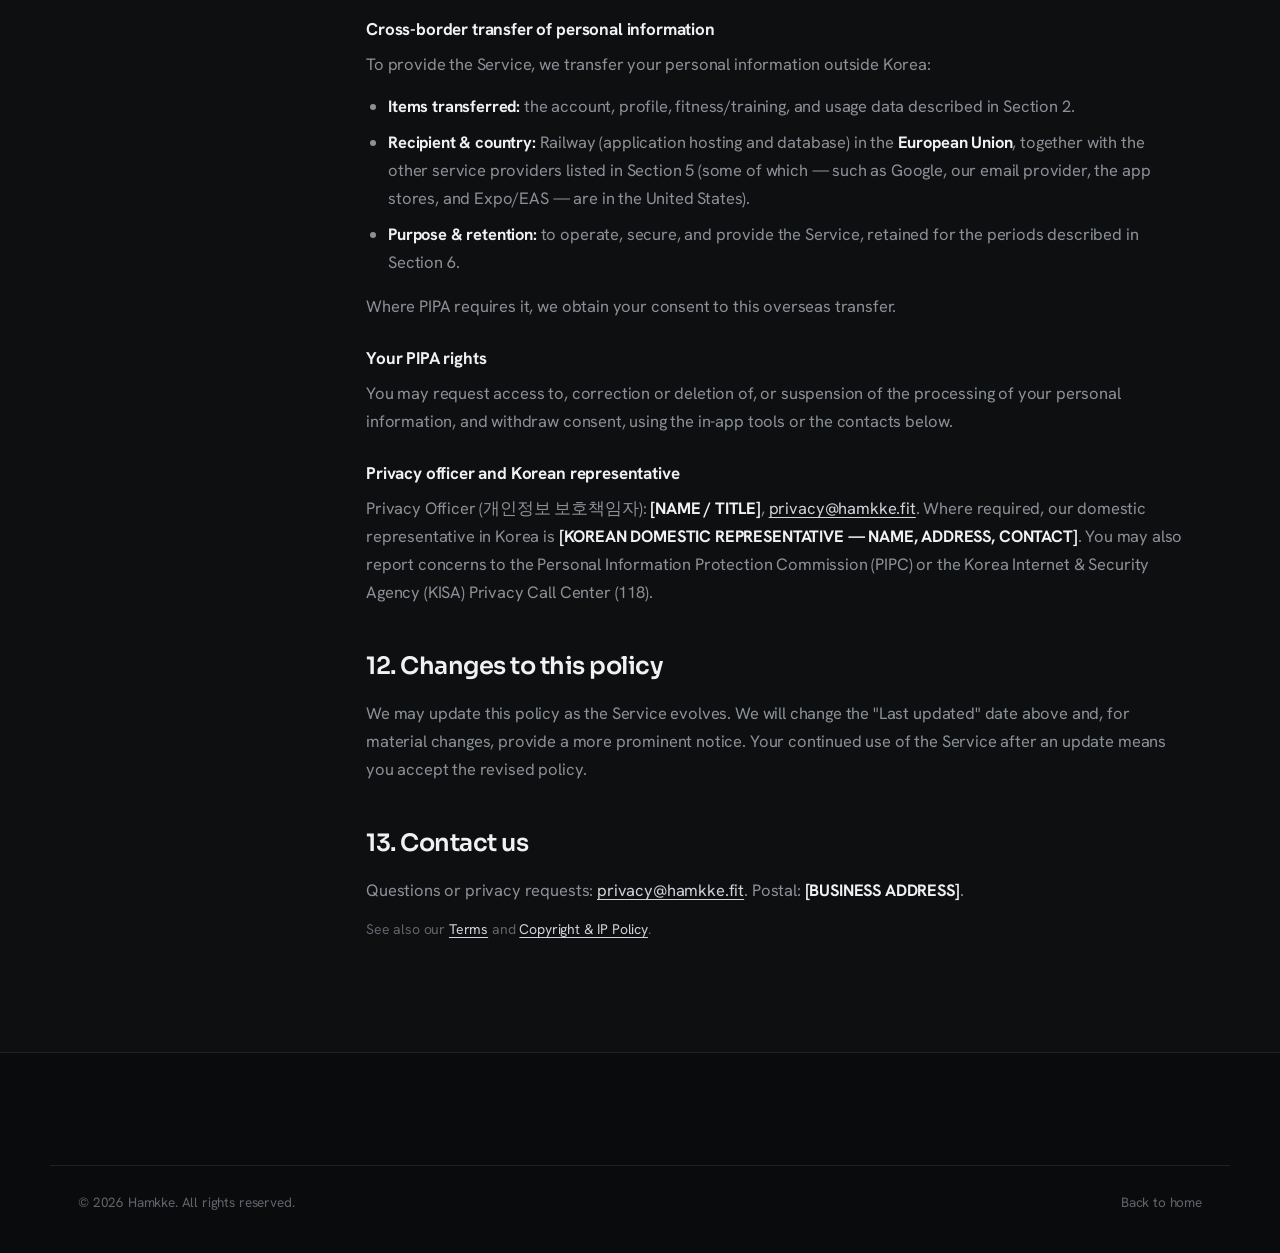
<file: privacy.html>
<!DOCTYPE html>
<html lang="en">
<head>
  <meta charset="UTF-8" />
  <meta name="viewport" content="width=device-width, initial-scale=1.0" />
  <title>Privacy Policy — Hamkke</title>
  <meta name="description" content="How Hamkke collects, uses, shares, and protects your personal information." />
  <link rel="canonical" href="https://hamkke.fit/privacy" />
  <link rel="icon" type="image/svg+xml" href="favicon.svg" />
  <link rel="apple-touch-icon" href="favicon.svg" />
  <link rel="stylesheet" href="/fonts.css" />
  <link rel="stylesheet" href="site.css" />
  <style>
    .legal { max-width: 820px; margin-top: 32px; color: var(--ink-2); font-size: 16.5px; line-height: 1.7; }
    .legal h2 { font-family: var(--f-display); color: var(--ink); font-size: 24px; font-weight: 600; letter-spacing: -0.02em; margin: 40px 0 12px; }
    .legal h3 { color: var(--ink); font-size: 17px; font-weight: 700; margin: 24px 0 6px; }
    .legal p { margin: 0 0 14px; }
    .legal ul { margin: 0 0 16px; padding-left: 22px; }
    .legal li { margin: 0 0 8px; }
    .legal strong { color: var(--ink); font-weight: 700; }
    .legal a { color: var(--accent); text-decoration: underline; text-underline-offset: 3px; }
    .legal .updated { font-family: var(--f-mono); font-size: 12.5px; letter-spacing: 0.04em; color: var(--ink-3); text-transform: uppercase; }
    .legal .callout { border: 1px solid var(--line-2); border-radius: 14px; padding: 16px 18px; background: var(--bg-2); margin: 18px 0; font-size: 15px; }
    .legal table { width: 100%; border-collapse: collapse; margin: 8px 0 18px; font-size: 14.5px; }
    .legal th, .legal td { text-align: left; vertical-align: top; padding: 10px 12px; border-bottom: 1px solid var(--line); }
    .legal th { color: var(--ink); font-weight: 700; }
    /* Two-column layout: sticky TOC sidebar (left) + content */
    .legal-layout { display: grid; grid-template-columns: 232px minmax(0, 1fr); gap: 56px; align-items: start; margin-top: 28px; }
    .toc-side { position: sticky; top: 100px; align-self: start; }
    .toc-title { font-family: var(--f-mono); font-size: 11.5px; letter-spacing: 0.16em; text-transform: uppercase; color: var(--ink-3); margin: 0 0 12px; }
    .toc-side .toc { display: flex; flex-direction: column; border-left: 1px solid var(--line); }
    .toc-side .toc a { display: block; padding: 7px 0 7px 16px; margin-left: -1px; border-left: 2px solid transparent; font-size: 14px; line-height: 1.3; color: var(--ink-3); text-decoration: none; }
    .toc-side .toc a:hover { color: var(--ink); border-left-color: var(--line-2); }
    .legal-main .legal { margin-top: 24px; }
    @media (max-width: 900px) {
      .legal-layout { grid-template-columns: 1fr; gap: 0; }
      .toc-side { position: static; margin-bottom: 8px; }
      .toc-side .toc { flex-direction: row; flex-wrap: wrap; border-left: 0; }
      .toc-side .toc a { padding: 3px 16px 3px 0; margin-left: 0; border-left: 0; }
    }
  </style>
</head>
<body>
  <header class="nav">
    <div class="wrap nav-in">
      <a class="brand" href="/">
        <span class="brand-mark"><svg viewBox="0 0 24 24"><path d="M7.5 8.2C3.8 8.2 3.8 15.8 7.5 15.8 11.2 15.8 12.8 8.2 16.5 8.2 20.2 8.2 20.2 15.8 16.5 15.8 12.8 15.8 11.2 8.2 7.5 8.2Z" fill="none" stroke="var(--accent-ink)" stroke-width="2.4" stroke-linecap="round" stroke-linejoin="round"/></svg></span>
        Hamkke
      </a>
      <div class="nav-cta">
        <a class="btn btn-primary btn-sm" href="/#get">Get early access</a>
      </div>
    </div>
  </header>

  <main class="section">
    <div class="wrap">
      <div class="legal-layout">
        <aside class="toc-side">
          <p class="toc-title">On this page</p>
          <nav class="toc" aria-label="Privacy Policy sections">
            <a href="#who">1. Who this applies to</a>
            <a href="#collect">2. Information we collect</a>
            <a href="#use">3. How we use it</a>
            <a href="#bases">4. Legal bases (GDPR)</a>
            <a href="#share">5. How we share it</a>
            <a href="#retention">6. Retention</a>
            <a href="#rights">7. Your rights</a>
            <a href="#security">8. Security</a>
            <a href="#transfers">9. International transfers</a>
            <a href="#children">10. Age &amp; children</a>
            <a href="#korea">11. South Korea (PIPA)</a>
            <a href="#changes">12. Changes</a>
            <a href="#contact">13. Contact</a>
          </nav>
        </aside>

        <div class="legal-main">
      <div class="sec-head">
        <span class="eyebrow">Privacy</span>
        <h1 class="display">Privacy Policy</h1>
        <p class="legal updated">Last updated: 14 July 2026</p>
      </div>

      <div class="legal">
        <p>This Privacy Policy explains how <strong>Hamkke</strong> ("Hamkke", "we", "us") collects, uses, shares, and protects your personal information when you use the Hamkke mobile app, the website at <a href="https://hamkke.fit/">hamkke.fit</a>, and related services (together, the "Service"). Hamkke is operated by <strong>[LEGAL ENTITY / OPERATOR NAME]</strong>, a company registered in Ireland (registered office: <strong>[BUSINESS ADDRESS]</strong>), which is the data controller responsible for your personal information.</p>

        <div class="callout">
          <strong>The short version.</strong> We collect the account, profile, and workout information you give us so the app can match you with gym buddies and mentors and track your training. We <strong>do not sell your personal information</strong> and we do not show third-party ads. Your government-ID photo and verification selfie <strong>stay on your device</strong> — they are never uploaded to us. You can edit, export, deactivate, or permanently delete your account from inside the app.
        </div>

        <h2 id="who">1. Who this applies to</h2>
        <p>This policy applies to everyone who visits our website or uses the Hamkke app. Hamkke is intended only for adults aged 18 and over (see <a href="#children">Section 10</a>).</p>

        <h2 id="collect">2. Information we collect</h2>

        <h3>a. Account and identity information</h3>
        <ul>
          <li><strong>Account details</strong> you provide at sign-up: your name, email address, password (stored only as a salted hash — we never store your plaintext password), and date of birth (we use this to confirm you are 18+ and to show your age).</li>
          <li><strong>Email verification:</strong> we email you a temporary 6-digit code to confirm you own your email address. We store only a hashed form of the code, with an expiry.</li>
        </ul>

        <h3>b. Identity verification information (optional)</h3>
        <p>Identity verification is <strong>optional</strong>. It is <strong>not</strong> required to browse the member directory ("Discover") or to use the app — any signed-in member can browse Discover. If you choose to verify, you provide your legal name, date of birth, the type of government ID you hold, and your consent; in return your profile receives a <strong>"verified" trust badge</strong>. The badge is the only thing verification unlocks.</p>
        <div class="callout">
          <strong>Your ID photo and selfie never leave your device.</strong> If you choose to verify, the app may ask you to capture a photo of your ID and a selfie so the experience mirrors a real verification flow, but those images are processed <strong>locally on your phone only</strong> and are <strong>not transmitted to or stored on our servers</strong>. We do not currently use a third-party identity-verification (KYC) provider, and the "verified" status is a self-declaration, not an identity check performed by a credentialing authority. Do not rely on another member's "verified" badge as proof of who they are.
        </div>

        <h3>c. Profile and fitness data</h3>
        <ul>
          <li>Your training profile: tagline, gym name and building, goals, years training, experience tier, and your key lifts (e.g. squat, bench, deadlift).</li>
          <li>Optional body metrics: bodyweight and height, and your preferred units (kg/lb, cm/in).</li>
          <li>Your matching preferences (the roles and range you are open to).</li>
        </ul>

        <h3>d. Workout and activity logs</h3>
        <p>The exercises, sets (weights and reps), dates, and session durations you log. Logging works offline: entries are kept on your device and synced to our servers when you are online.</p>

        <h3>e. Social and matching data</h3>
        <p>Training sessions you book with other lifters (the other person's name, the time, location, and any note you add) and connection/booking requests you send.</p>

        <h3>f. Information from services you choose to connect</h3>
        <ul>
          <li><strong>Google Sign-In:</strong> if you sign in with Google, Google sends us a signed token from which we receive your Google account email, name, and account identifier (and, if available, your profile picture). We use this only to create or access your Hamkke account. Your use of Google Sign-In is also subject to Google's privacy policy.</li>
          <li><strong>Apple Health / Google Health Connect (optional):</strong> if you choose to connect a health app, the app may read body metrics you authorise (such as bodyweight and height) to pre-fill your profile. This data is read with your permission and is not shared with third parties.</li>
          <li><strong>Spotify (optional):</strong> if you choose to link Spotify, the app controls and displays your playback (current track, play/pause) during a workout. We do not store your listening history.</li>
        </ul>
        <p>These integrations are off until you turn them on, and you can disconnect them at any time in your device or app settings.</p>

        <h3>g. Device and technical information</h3>
        <p>When you use the app or our servers respond to your requests, we automatically process limited technical data needed to run and secure the Service — for example your device's locale, app version, and standard server request logs (such as IP address, timestamp, and the endpoint called) used for security, rate-limiting, and debugging. We do not use third-party analytics, advertising, or tracking SDKs in the app.</p>

        <h3>h. The website (hamkke.fit)</h3>
        <p>Our marketing website does not run analytics or advertising cookies and does not collect your information on a server. The "early access" form simply opens your own email app with a pre-filled message to us — your email address is only shared with us if you choose to send that message. Fonts and other assets are served from our own domain rather than third-party content delivery networks, so simply viewing the website does not share your IP address with outside font, analytics, or advertising providers.</p>

        <h2 id="use">3. How we use your information</h2>
        <ul>
          <li>To create and operate your account and provide the app's features (matching, profiles, workout logging, sessions).</li>
          <li>To verify your email and confirm eligibility (18+).</li>
          <li>To keep the Service secure — preventing abuse, fraud, and unauthorised access (e.g. rate-limiting and access control).</li>
          <li>To communicate with you about the Service, including service messages and, where you have asked to hear from us, product updates. You can opt out of non-essential messages at any time.</li>
          <li>To comply with legal obligations and enforce our terms.</li>
        </ul>

        <h2 id="bases">4. Legal bases (for EEA/UK users)</h2>
        <p>Where the EU/UK GDPR applies, we rely on: <strong>performance of a contract</strong> (to provide the Service you signed up for); <strong>your consent</strong> (e.g. connecting a health app or Spotify, and marketing emails); <strong>legitimate interests</strong> (keeping the Service secure and improving it); and <strong>legal obligation</strong> (where we must keep or disclose data by law). Some details you choose to give us — such as your bodyweight, height, and information about your training — may be treated as health-related (special category) data; where that is the case we process it only with your <strong>explicit consent</strong>, which you can withdraw at any time without affecting your ability to use the rest of the Service.</p>

        <h2 id="share">5. How we share your information</h2>
        <p><strong>We do not sell your personal information,</strong> and we do not share it for cross-context behavioural advertising. We share information only:</p>
        <ul>
          <li><strong>With other members, as you direct</strong> — Hamkke has a member directory ("Discover"). What another member can see about you depends on your relationship to them and on your profile's visibility setting:
            <ul>
              <li><strong>Members who are not your accepted connections</strong> see only a limited ("coarse") card: your display name, your experience tier, the tagline you write, your gym's name, and your "verified" badge if you have one.</li>
              <li><strong>Your sensitive training details</strong> — your lifts (strength numbers), your training goals, and your precise building/location — are shared <strong>only with members you have accepted as mutual connections</strong>.</li>
              <li><strong>Your bodyweight, height, email address, and date of birth are never shown to other members</strong> at all.</li>
              <li>Discovery is public by default, but you control it: if you set your profile to <strong>private</strong>, non-connections see only a minimal locked card.</li>
            </ul>
            Sending an outbound connection request requires a <strong>verified email address</strong> (proof of a working email) as an anti-abuse measure. Be thoughtful about what you put in free-text fields.</li>
          <li><strong>With service providers (sub-processors)</strong> who run parts of the Service on our behalf, under contract and only as needed:</li>
        </ul>
        <table>
          <tr><th>Provider</th><th>Purpose</th></tr>
          <tr><td>Railway</td><td>Application hosting and the PostgreSQL database</td></tr>
          <tr><td>Google (Sign-In / Identity)</td><td>Optional "Sign in with Google" authentication</td></tr>
          <tr><td>Resend / SMTP email provider</td><td>Sending verification and account emails</td></tr>
          <tr><td>Apple App Store &amp; Google Play</td><td>App distribution (and any future in-app purchases)</td></tr>
          <tr><td>Expo / EAS</td><td>Building and delivering the app</td></tr>
        </table>
        <ul>
          <li><strong>For legal reasons</strong> — to comply with the law, respond to lawful requests, or protect the rights, safety, and property of Hamkke, our members, or the public.</li>
          <li><strong>In a business transfer</strong> — if Hamkke is involved in a merger, acquisition, or sale of assets, information may be transferred as part of that transaction (you will be notified).</li>
        </ul>

        <h2 id="retention">6. Data retention</h2>
        <p>We keep your account information for as long as your account is active. If you <strong>deactivate</strong> your account it becomes dormant and your data is preserved until you sign back in. If you <strong>delete</strong> your account, we permanently remove your account and the data we hold for it (profile, workouts, sessions, requests, and verification records). Backups and legally required records may persist for a limited period before being overwritten.</p>
        <h3>Cloud workout history and your plan</h3>
        <p>Your cloud workout history is retained according to your subscription plan's retention window:</p>
        <ul>
          <li><strong>Free</strong> — the most recent <strong>3 months</strong> of history.</li>
          <li><strong>Plus</strong> — the most recent <strong>1 year</strong> of history.</li>
          <li><strong>Pro</strong> — <strong>unlimited</strong> history.</li>
        </ul>
        <p>If a paid subscription ends, is cancelled, or its payment is not renewed, your account reverts to the <strong>Free</strong> plan and its 3-month retention window. Any cloud workout history older than your current plan's window is first <strong>hidden</strong> from the app, and then — after a short grace period — <strong>permanently deleted</strong>, with the <strong>oldest entries removed first</strong> (a "first-in, first-out" basis). In practice this means that if a subscription remains unpaid so that only the Free window applies, training entries older than 3 months are progressively and permanently erased, oldest first. You can stop and reverse this at any time before deletion by upgrading again, which immediately restores access to the still-hidden history; entries already permanently deleted cannot be recovered. This retention rule applies only to <strong>cloud</strong> history — data stored locally on your own device is governed by your device and the app's local settings.</p>

        <h2 id="rights">7. Your rights and choices</h2>
        <p>Depending on where you live (including under the EU/UK GDPR and the California CCPA/CPRA), you may have the right to access, correct, delete, port, or restrict the processing of your personal information, to object to certain processing, and to withdraw consent. You can exercise the core of these directly in the app:</p>
        <ul>
          <li><strong>Access &amp; correct:</strong> view and edit your profile and data in the app.</li>
          <li><strong>Delete:</strong> permanently delete your account and its data from the app's settings.</li>
          <li><strong>Deactivate:</strong> make your account dormant without deleting it.</li>
          <li><strong>Marketing:</strong> opt out of non-essential emails at any time.</li>
        </ul>
        <p>For any request, or to ask for a copy of your data, contact us at <a href="#contact">the address below</a>. We will not discriminate against you for exercising your rights. If you are in the EEA, you also have the right to lodge a complaint with a supervisory authority — in Ireland, the <strong>Data Protection Commission</strong> (<a href="https://www.dataprotection.ie">dataprotection.ie</a>). If you are in the United Kingdom, you may lodge a complaint with the <strong>Information Commissioner's Office</strong> (<a href="https://ico.org.uk">ico.org.uk</a>). Members in South Korea should also see <a href="#korea">Section 11</a>.</p>

        <h2 id="security">8. Security</h2>
        <p>We protect your information with measures including encrypted connections (TLS), hashed passwords, token-based authentication, per-user access controls so members can only reach their own data, and rate-limiting. No system is perfectly secure, but we work to safeguard your information and to limit what we collect in the first place.</p>

        <h2 id="transfers">9. International data transfers</h2>
        <p>We are based in Ireland, and we and our service providers may store and process your information in the <strong>European Union</strong> for our application hosting and database (Railway). Some of our other service providers — such as Google Sign-In, our email provider, the app stores, and Expo/EAS — may store or process limited information in the United States or other countries whose data-protection laws may differ from yours. Where personal information is transferred outside the EEA, we use appropriate safeguards — such as the European Commission's Standard Contractual Clauses — for these transfers. For members in the United Kingdom, where personal information is transferred outside the UK we rely on the UK's equivalent safeguards, such as the UK International Data Transfer Agreement (IDTA) or the UK Addendum to the Standard Contractual Clauses. If you are in South Korea, see <a href="#korea">Section 11</a> for the specific details of how your data is transferred overseas.</p>

        <h2 id="children">10. Age and children</h2>
        <p>Hamkke is for adults <strong>18 and over</strong>. It is not directed to children, and we do not knowingly collect personal information from anyone under 18. If you believe a minor has provided us information, contact us and we will delete it.</p>

        <h2 id="korea">11. Information for users in South Korea</h2>
        <p>If you are in the Republic of Korea, the Personal Information Protection Act ("PIPA") gives you additional rights and requires us to tell you certain things. This section supplements the rest of this policy.</p>
        <h3>Consent</h3>
        <p>We ask for your consent <strong>separately for each purpose</strong> at sign-up — including, where applicable, the collection of sensitive information (such as health-related body and training data), the provision of information to third parties, the transfer of your information overseas, and marketing messages. You may decline optional consents and still use the core of the Service, and you may withdraw any consent at any time.</p>
        <h3>Cross-border transfer of personal information</h3>
        <p>To provide the Service, we transfer your personal information outside Korea:</p>
        <ul>
          <li><strong>Items transferred:</strong> the account, profile, fitness/training, and usage data described in Section 2.</li>
          <li><strong>Recipient &amp; country:</strong> Railway (application hosting and database) in the <strong>European Union</strong>, together with the other service providers listed in Section 5 (some of which — such as Google, our email provider, the app stores, and Expo/EAS — are in the United States).</li>
          <li><strong>Purpose &amp; retention:</strong> to operate, secure, and provide the Service, retained for the periods described in Section 6.</li>
        </ul>
        <p>Where PIPA requires it, we obtain your consent to this overseas transfer.</p>
        <h3>Your PIPA rights</h3>
        <p>You may request access to, correction or deletion of, or suspension of the processing of your personal information, and withdraw consent, using the in-app tools or the contacts below.</p>
        <h3>Privacy officer and Korean representative</h3>
        <p>Privacy Officer (개인정보 보호책임자): <strong>[NAME / TITLE]</strong>, <a href="mailto:privacy@hamkke.fit">privacy@hamkke.fit</a>. Where required, our domestic representative in Korea is <strong>[KOREAN DOMESTIC REPRESENTATIVE — NAME, ADDRESS, CONTACT]</strong>. You may also report concerns to the Personal Information Protection Commission (PIPC) or the Korea Internet &amp; Security Agency (KISA) Privacy Call Center (118).</p>

        <h2 id="changes">12. Changes to this policy</h2>
        <p>We may update this policy as the Service evolves. We will change the "Last updated" date above and, for material changes, provide a more prominent notice. Your continued use of the Service after an update means you accept the revised policy.</p>

        <h2 id="contact">13. Contact us</h2>
        <p>Questions or privacy requests: <a href="mailto:privacy@hamkke.fit">privacy@hamkke.fit</a>. Postal: <strong>[BUSINESS ADDRESS]</strong>.</p>
        <p style="font-size:14px;color:var(--ink-3)">See also our <a href="/terms">Terms</a> and <a href="/copyright">Copyright &amp; IP Policy</a>.</p>
      </div>
        </div><!-- /.legal-main -->
      </div><!-- /.legal-layout -->
    </div>
  </main>

  <footer class="footer">
    <div class="wrap foot-bottom">
      <span>© 2026 Hamkke. All rights reserved.</span>
      <a href="/">Back to home</a>
    </div>
  </footer>
</body>
</html>
</file>
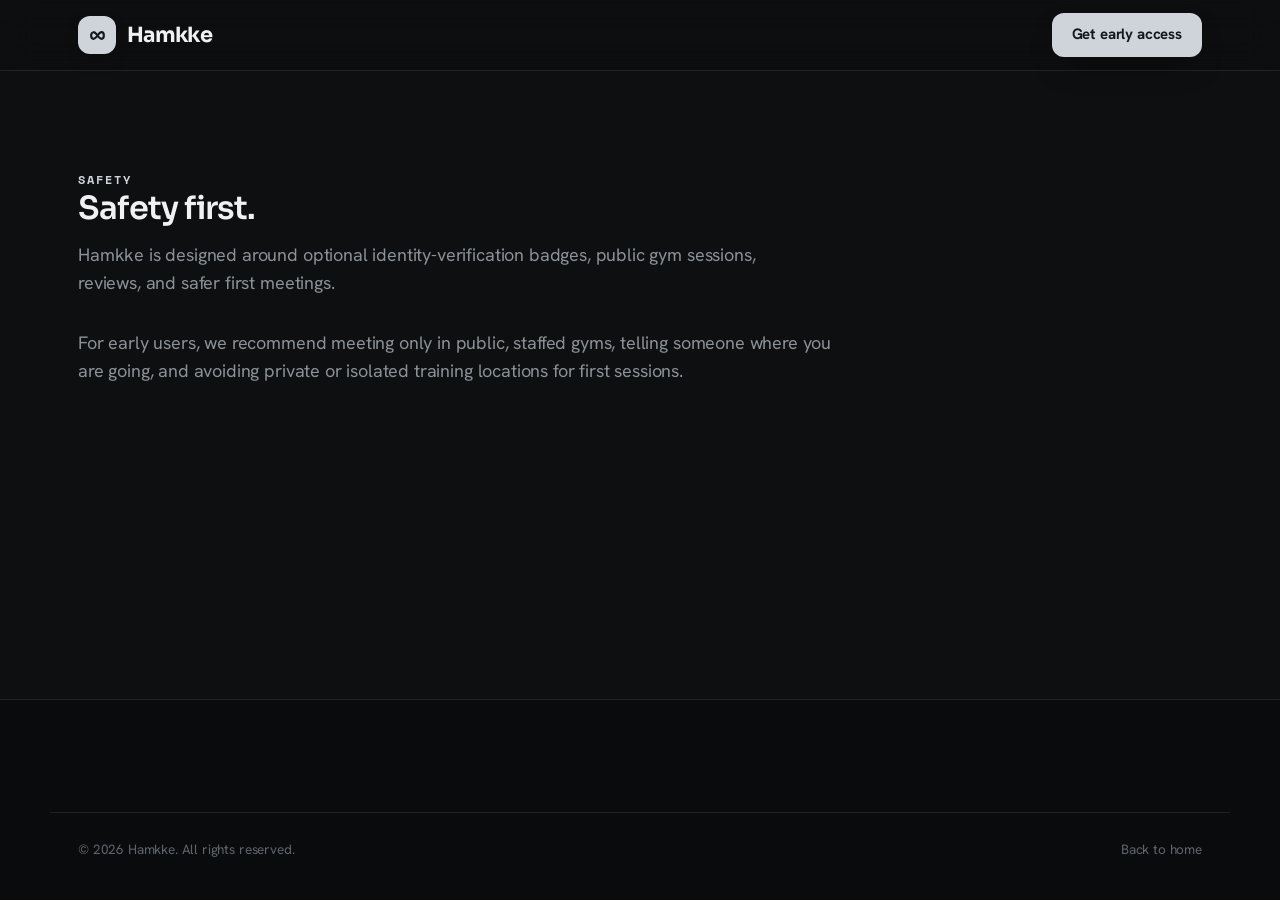
<file: safety.html>
<!DOCTYPE html>
<html lang="en">
<head>
  <meta charset="UTF-8" />
  <meta name="viewport" content="width=device-width, initial-scale=1.0" />
  <title>Safety — Hamkke</title>
  <meta name="description" content="Hamkke safety principles for meeting gym buddies and mentors." />
  <link rel="canonical" href="https://hamkke.fit/safety" />
  <link rel="icon" type="image/svg+xml" href="favicon.svg" />
  <link rel="apple-touch-icon" href="favicon.svg" />
  <link rel="stylesheet" href="/fonts.css" />
  <link rel="stylesheet" href="site.css" />
</head>
<body>
  <header class="nav">
    <div class="wrap nav-in">
      <a class="brand" href="/">
        <span class="brand-mark"><svg viewBox="0 0 24 24"><path d="M7.5 8.2C3.8 8.2 3.8 15.8 7.5 15.8 11.2 15.8 12.8 8.2 16.5 8.2 20.2 8.2 20.2 15.8 16.5 15.8 12.8 15.8 11.2 8.2 7.5 8.2Z" fill="none" stroke="var(--accent-ink)" stroke-width="2.4" stroke-linecap="round" stroke-linejoin="round"/></svg></span>
        Hamkke
      </a>
      <div class="nav-cta">
        <a class="btn btn-primary btn-sm" href="/#get">Get early access</a>
      </div>
    </div>
  </header>

  <main class="section">
    <div class="wrap">
      <div class="sec-head">
        <span class="eyebrow">Safety</span>
        <h1 class="display">Safety first.</h1>
        <p>Hamkke is designed around optional identity-verification badges, public gym sessions, reviews, and safer first meetings.</p>
      </div>
      <div style="margin-top:32px;max-width:760px;color:var(--ink-2);font-size:18px">
        <p>For early users, we recommend meeting only in public, staffed gyms, telling someone where you are going, and avoiding private or isolated training locations for first sessions.</p>
      </div>
    </div>
  </main>

  <footer class="footer">
    <div class="wrap foot-bottom">
      <span>© 2026 Hamkke. All rights reserved.</span>
      <a href="/">Back to home</a>
    </div>
  </footer>
</body>
</html>
</file>
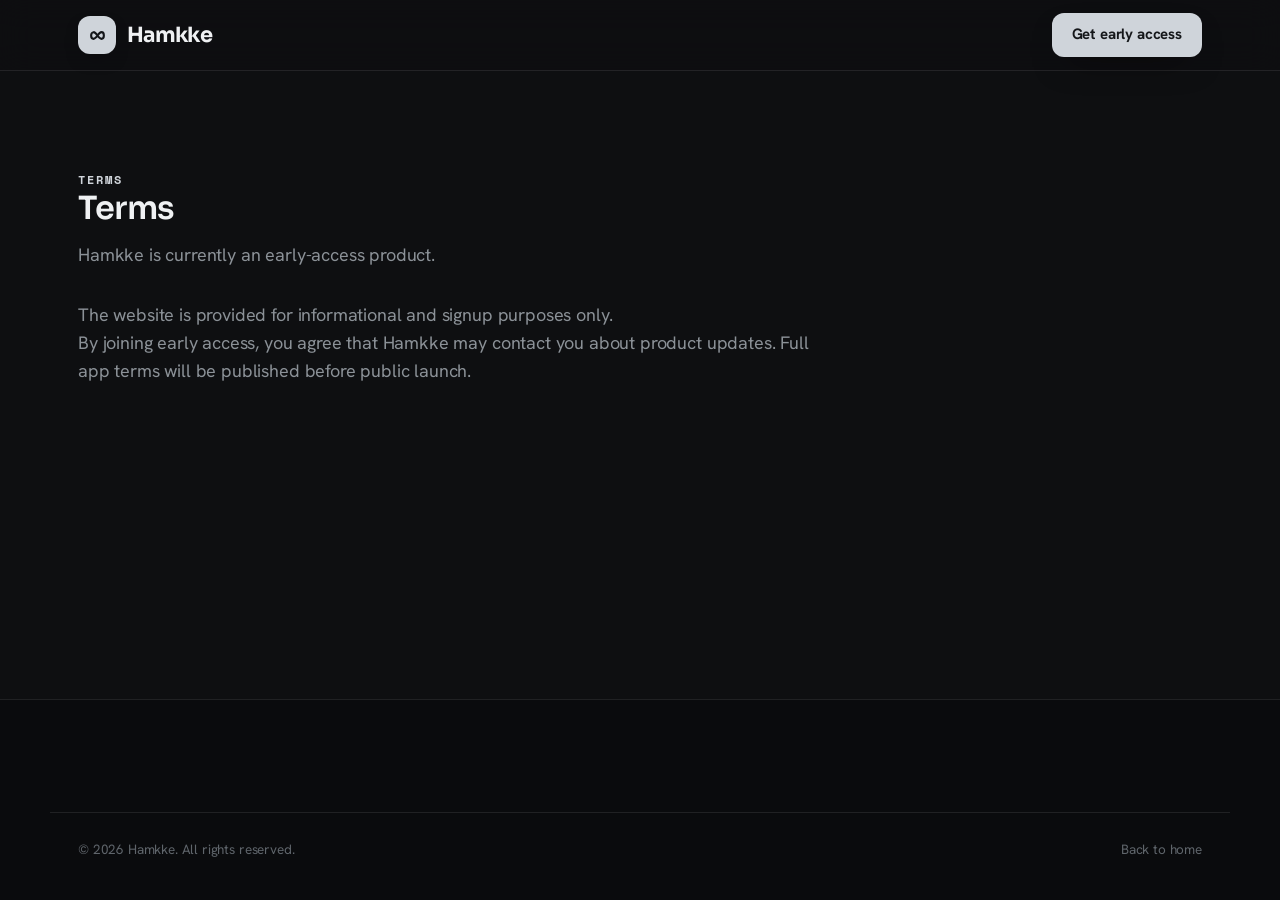
<file: terms.html>
<!DOCTYPE html>
<html lang="en">
<head>
  <meta charset="UTF-8" />
  <meta name="viewport" content="width=device-width, initial-scale=1.0" />
  <title>Terms — Hamkke</title>
  <meta name="description" content="Hamkke early-access terms." />
  <link rel="canonical" href="https://hamkke.fit/terms" />
  <link rel="icon" type="image/svg+xml" href="favicon.svg" />
  <link rel="apple-touch-icon" href="favicon.svg" />
  <link rel="stylesheet" href="/fonts.css" />
  <link rel="stylesheet" href="site.css" />
</head>
<body>
  <header class="nav">
    <div class="wrap nav-in">
      <a class="brand" href="/">
        <span class="brand-mark"><svg viewBox="0 0 24 24"><path d="M7.5 8.2C3.8 8.2 3.8 15.8 7.5 15.8 11.2 15.8 12.8 8.2 16.5 8.2 20.2 8.2 20.2 15.8 16.5 15.8 12.8 15.8 11.2 8.2 7.5 8.2Z" fill="none" stroke="var(--accent-ink)" stroke-width="2.4" stroke-linecap="round" stroke-linejoin="round"/></svg></span>
        Hamkke
      </a>
      <div class="nav-cta">
        <a class="btn btn-primary btn-sm" href="/#get">Get early access</a>
      </div>
    </div>
  </header>

  <main class="section">
    <div class="wrap">
      <div class="sec-head">
        <span class="eyebrow">Terms</span>
        <h1 class="display">Terms</h1>
        <p>Hamkke is currently an early-access product.</p>
      </div>
      <div style="margin-top:32px;max-width:760px;color:var(--ink-2);font-size:18px">
        <p>The website is provided for informational and signup purposes only.</p><p>By joining early access, you agree that Hamkke may contact you about product updates. Full app terms will be published before public launch.</p>
      </div>
    </div>
  </main>

  <footer class="footer">
    <div class="wrap foot-bottom">
      <span>© 2026 Hamkke. All rights reserved.</span>
      <a href="/">Back to home</a>
    </div>
  </footer>
</body>
</html>
</file>
<file: fonts.css>
/* latin-ext */
@font-face {
  font-family: 'Hanken Grotesk';
  font-style: normal;
  font-weight: 400;
  font-display: swap;
  src: url(/fonts/ieVn2YZDLWuGJpnzaiwFXS9tYtpT59CjCQ.woff2) format('woff2');
  unicode-range: U+0100-02BA, U+02BD-02C5, U+02C7-02CC, U+02CE-02D7, U+02DD-02FF, U+0304, U+0308, U+0329, U+1D00-1DBF, U+1E00-1E9F, U+1EF2-1EFF, U+2020, U+20A0-20AB, U+20AD-20C0, U+2113, U+2C60-2C7F, U+A720-A7FF;
}
/* latin */
@font-face {
  font-family: 'Hanken Grotesk';
  font-style: normal;
  font-weight: 400;
  font-display: swap;
  src: url(/fonts/ieVn2YZDLWuGJpnzaiwFXS9tYtpd59A.woff2) format('woff2');
  unicode-range: U+0000-00FF, U+0131, U+0152-0153, U+02BB-02BC, U+02C6, U+02DA, U+02DC, U+0304, U+0308, U+0329, U+2000-206F, U+20AC, U+2122, U+2191, U+2193, U+2212, U+2215, U+FEFF, U+FFFD;
}
/* latin-ext */
@font-face {
  font-family: 'Hanken Grotesk';
  font-style: normal;
  font-weight: 500;
  font-display: swap;
  src: url(/fonts/ieVn2YZDLWuGJpnzaiwFXS9tYtpT59CjCQ.woff2) format('woff2');
  unicode-range: U+0100-02BA, U+02BD-02C5, U+02C7-02CC, U+02CE-02D7, U+02DD-02FF, U+0304, U+0308, U+0329, U+1D00-1DBF, U+1E00-1E9F, U+1EF2-1EFF, U+2020, U+20A0-20AB, U+20AD-20C0, U+2113, U+2C60-2C7F, U+A720-A7FF;
}
/* latin */
@font-face {
  font-family: 'Hanken Grotesk';
  font-style: normal;
  font-weight: 500;
  font-display: swap;
  src: url(/fonts/ieVn2YZDLWuGJpnzaiwFXS9tYtpd59A.woff2) format('woff2');
  unicode-range: U+0000-00FF, U+0131, U+0152-0153, U+02BB-02BC, U+02C6, U+02DA, U+02DC, U+0304, U+0308, U+0329, U+2000-206F, U+20AC, U+2122, U+2191, U+2193, U+2212, U+2215, U+FEFF, U+FFFD;
}
/* latin-ext */
@font-face {
  font-family: 'Hanken Grotesk';
  font-style: normal;
  font-weight: 600;
  font-display: swap;
  src: url(/fonts/ieVn2YZDLWuGJpnzaiwFXS9tYtpT59CjCQ.woff2) format('woff2');
  unicode-range: U+0100-02BA, U+02BD-02C5, U+02C7-02CC, U+02CE-02D7, U+02DD-02FF, U+0304, U+0308, U+0329, U+1D00-1DBF, U+1E00-1E9F, U+1EF2-1EFF, U+2020, U+20A0-20AB, U+20AD-20C0, U+2113, U+2C60-2C7F, U+A720-A7FF;
}
/* latin */
@font-face {
  font-family: 'Hanken Grotesk';
  font-style: normal;
  font-weight: 600;
  font-display: swap;
  src: url(/fonts/ieVn2YZDLWuGJpnzaiwFXS9tYtpd59A.woff2) format('woff2');
  unicode-range: U+0000-00FF, U+0131, U+0152-0153, U+02BB-02BC, U+02C6, U+02DA, U+02DC, U+0304, U+0308, U+0329, U+2000-206F, U+20AC, U+2122, U+2191, U+2193, U+2212, U+2215, U+FEFF, U+FFFD;
}
/* latin-ext */
@font-face {
  font-family: 'Hanken Grotesk';
  font-style: normal;
  font-weight: 700;
  font-display: swap;
  src: url(/fonts/ieVn2YZDLWuGJpnzaiwFXS9tYtpT59CjCQ.woff2) format('woff2');
  unicode-range: U+0100-02BA, U+02BD-02C5, U+02C7-02CC, U+02CE-02D7, U+02DD-02FF, U+0304, U+0308, U+0329, U+1D00-1DBF, U+1E00-1E9F, U+1EF2-1EFF, U+2020, U+20A0-20AB, U+20AD-20C0, U+2113, U+2C60-2C7F, U+A720-A7FF;
}
/* latin */
@font-face {
  font-family: 'Hanken Grotesk';
  font-style: normal;
  font-weight: 700;
  font-display: swap;
  src: url(/fonts/ieVn2YZDLWuGJpnzaiwFXS9tYtpd59A.woff2) format('woff2');
  unicode-range: U+0000-00FF, U+0131, U+0152-0153, U+02BB-02BC, U+02C6, U+02DA, U+02DC, U+0304, U+0308, U+0329, U+2000-206F, U+20AC, U+2122, U+2191, U+2193, U+2212, U+2215, U+FEFF, U+FFFD;
}
/* latin-ext */
@font-face {
  font-family: 'Hanken Grotesk';
  font-style: normal;
  font-weight: 800;
  font-display: swap;
  src: url(/fonts/ieVn2YZDLWuGJpnzaiwFXS9tYtpT59CjCQ.woff2) format('woff2');
  unicode-range: U+0100-02BA, U+02BD-02C5, U+02C7-02CC, U+02CE-02D7, U+02DD-02FF, U+0304, U+0308, U+0329, U+1D00-1DBF, U+1E00-1E9F, U+1EF2-1EFF, U+2020, U+20A0-20AB, U+20AD-20C0, U+2113, U+2C60-2C7F, U+A720-A7FF;
}
/* latin */
@font-face {
  font-family: 'Hanken Grotesk';
  font-style: normal;
  font-weight: 800;
  font-display: swap;
  src: url(/fonts/ieVn2YZDLWuGJpnzaiwFXS9tYtpd59A.woff2) format('woff2');
  unicode-range: U+0000-00FF, U+0131, U+0152-0153, U+02BB-02BC, U+02C6, U+02DA, U+02DC, U+0304, U+0308, U+0329, U+2000-206F, U+20AC, U+2122, U+2191, U+2193, U+2212, U+2215, U+FEFF, U+FFFD;
}
/* latin-ext */
@font-face {
  font-family: 'Sora';
  font-style: normal;
  font-weight: 400;
  font-display: swap;
  src: url(/fonts/xMQ9uFFYT72X5wkB_18qmnndmSdSnh2BAfO5mnuyOo1lfiQwWa-xsaQ.woff2) format('woff2');
  unicode-range: U+0100-02BA, U+02BD-02C5, U+02C7-02CC, U+02CE-02D7, U+02DD-02FF, U+0304, U+0308, U+0329, U+1D00-1DBF, U+1E00-1E9F, U+1EF2-1EFF, U+2020, U+20A0-20AB, U+20AD-20C0, U+2113, U+2C60-2C7F, U+A720-A7FF;
}
/* latin */
@font-face {
  font-family: 'Sora';
  font-style: normal;
  font-weight: 400;
  font-display: swap;
  src: url(/fonts/xMQ9uFFYT72X5wkB_18qmnndmSdSnh2BAfO5mnuyOo1lfiQwV6-x.woff2) format('woff2');
  unicode-range: U+0000-00FF, U+0131, U+0152-0153, U+02BB-02BC, U+02C6, U+02DA, U+02DC, U+0304, U+0308, U+0329, U+2000-206F, U+20AC, U+2122, U+2191, U+2193, U+2212, U+2215, U+FEFF, U+FFFD;
}
/* latin-ext */
@font-face {
  font-family: 'Sora';
  font-style: normal;
  font-weight: 500;
  font-display: swap;
  src: url(/fonts/xMQ9uFFYT72X5wkB_18qmnndmSdSnh2BAfO5mnuyOo1lfiQwWa-xsaQ.woff2) format('woff2');
  unicode-range: U+0100-02BA, U+02BD-02C5, U+02C7-02CC, U+02CE-02D7, U+02DD-02FF, U+0304, U+0308, U+0329, U+1D00-1DBF, U+1E00-1E9F, U+1EF2-1EFF, U+2020, U+20A0-20AB, U+20AD-20C0, U+2113, U+2C60-2C7F, U+A720-A7FF;
}
/* latin */
@font-face {
  font-family: 'Sora';
  font-style: normal;
  font-weight: 500;
  font-display: swap;
  src: url(/fonts/xMQ9uFFYT72X5wkB_18qmnndmSdSnh2BAfO5mnuyOo1lfiQwV6-x.woff2) format('woff2');
  unicode-range: U+0000-00FF, U+0131, U+0152-0153, U+02BB-02BC, U+02C6, U+02DA, U+02DC, U+0304, U+0308, U+0329, U+2000-206F, U+20AC, U+2122, U+2191, U+2193, U+2212, U+2215, U+FEFF, U+FFFD;
}
/* latin-ext */
@font-face {
  font-family: 'Sora';
  font-style: normal;
  font-weight: 600;
  font-display: swap;
  src: url(/fonts/xMQ9uFFYT72X5wkB_18qmnndmSdSnh2BAfO5mnuyOo1lfiQwWa-xsaQ.woff2) format('woff2');
  unicode-range: U+0100-02BA, U+02BD-02C5, U+02C7-02CC, U+02CE-02D7, U+02DD-02FF, U+0304, U+0308, U+0329, U+1D00-1DBF, U+1E00-1E9F, U+1EF2-1EFF, U+2020, U+20A0-20AB, U+20AD-20C0, U+2113, U+2C60-2C7F, U+A720-A7FF;
}
/* latin */
@font-face {
  font-family: 'Sora';
  font-style: normal;
  font-weight: 600;
  font-display: swap;
  src: url(/fonts/xMQ9uFFYT72X5wkB_18qmnndmSdSnh2BAfO5mnuyOo1lfiQwV6-x.woff2) format('woff2');
  unicode-range: U+0000-00FF, U+0131, U+0152-0153, U+02BB-02BC, U+02C6, U+02DA, U+02DC, U+0304, U+0308, U+0329, U+2000-206F, U+20AC, U+2122, U+2191, U+2193, U+2212, U+2215, U+FEFF, U+FFFD;
}
/* latin-ext */
@font-face {
  font-family: 'Sora';
  font-style: normal;
  font-weight: 700;
  font-display: swap;
  src: url(/fonts/xMQ9uFFYT72X5wkB_18qmnndmSdSnh2BAfO5mnuyOo1lfiQwWa-xsaQ.woff2) format('woff2');
  unicode-range: U+0100-02BA, U+02BD-02C5, U+02C7-02CC, U+02CE-02D7, U+02DD-02FF, U+0304, U+0308, U+0329, U+1D00-1DBF, U+1E00-1E9F, U+1EF2-1EFF, U+2020, U+20A0-20AB, U+20AD-20C0, U+2113, U+2C60-2C7F, U+A720-A7FF;
}
/* latin */
@font-face {
  font-family: 'Sora';
  font-style: normal;
  font-weight: 700;
  font-display: swap;
  src: url(/fonts/xMQ9uFFYT72X5wkB_18qmnndmSdSnh2BAfO5mnuyOo1lfiQwV6-x.woff2) format('woff2');
  unicode-range: U+0000-00FF, U+0131, U+0152-0153, U+02BB-02BC, U+02C6, U+02DA, U+02DC, U+0304, U+0308, U+0329, U+2000-206F, U+20AC, U+2122, U+2191, U+2193, U+2212, U+2215, U+FEFF, U+FFFD;
}
/* latin-ext */
@font-face {
  font-family: 'Space Mono';
  font-style: normal;
  font-weight: 400;
  font-display: swap;
  src: url(/fonts/i7dPIFZifjKcF5UAWdDRYE98RWq7.woff2) format('woff2');
  unicode-range: U+0100-02BA, U+02BD-02C5, U+02C7-02CC, U+02CE-02D7, U+02DD-02FF, U+0304, U+0308, U+0329, U+1D00-1DBF, U+1E00-1E9F, U+1EF2-1EFF, U+2020, U+20A0-20AB, U+20AD-20C0, U+2113, U+2C60-2C7F, U+A720-A7FF;
}
/* latin */
@font-face {
  font-family: 'Space Mono';
  font-style: normal;
  font-weight: 400;
  font-display: swap;
  src: url(/fonts/i7dPIFZifjKcF5UAWdDRYEF8RQ.woff2) format('woff2');
  unicode-range: U+0000-00FF, U+0131, U+0152-0153, U+02BB-02BC, U+02C6, U+02DA, U+02DC, U+0304, U+0308, U+0329, U+2000-206F, U+20AC, U+2122, U+2191, U+2193, U+2212, U+2215, U+FEFF, U+FFFD;
}
/* latin-ext */
@font-face {
  font-family: 'Space Mono';
  font-style: normal;
  font-weight: 700;
  font-display: swap;
  src: url(/fonts/i7dMIFZifjKcF5UAWdDRaPpZUFuaHjyV.woff2) format('woff2');
  unicode-range: U+0100-02BA, U+02BD-02C5, U+02C7-02CC, U+02CE-02D7, U+02DD-02FF, U+0304, U+0308, U+0329, U+1D00-1DBF, U+1E00-1E9F, U+1EF2-1EFF, U+2020, U+20A0-20AB, U+20AD-20C0, U+2113, U+2C60-2C7F, U+A720-A7FF;
}
/* latin */
@font-face {
  font-family: 'Space Mono';
  font-style: normal;
  font-weight: 700;
  font-display: swap;
  src: url(/fonts/i7dMIFZifjKcF5UAWdDRaPpZUFWaHg.woff2) format('woff2');
  unicode-range: U+0000-00FF, U+0131, U+0152-0153, U+02BB-02BC, U+02C6, U+02DA, U+02DC, U+0304, U+0308, U+0329, U+2000-206F, U+20AC, U+2122, U+2191, U+2193, U+2212, U+2215, U+FEFF, U+FFFD;
}
</file>
<file: site.css>
/* ───────────────────────────────────────────────
   Hamkke — marketing site
   Graphite / Platinum brand system (dark, monochrome luxe).
   ─────────────────────────────────────────────── */

:root {
  --bg:    #0e0f11;        /* app background (graphite) */
  --bg-soft: #16181c;      /* tinted section */
  --bg-2:  #181a1d;        /* cards, raised surfaces */
  --ink:   #eff1f3;        /* primary text */
  --ink-2: #8b9197;        /* secondary */
  --ink-3: #5f656b;        /* tertiary */
  --line:  rgba(255,255,255,0.09);
  --line-2:rgba(255,255,255,0.14);

  --accent: #cfd4da;       /* platinum */
  --accent-2: #e6e9ec;     /* hover (brighter platinum) */
  --accent-ink: #15171a;   /* text/icon ON a platinum fill */
  --teal:  #6f96c9;        /* steel-blue support */
  --gold:  #e0a52e;
  --violet:#9aa0a6;
  --navy:  #0a0b0d;        /* darkest sections (footer) */

  --accent-soft: rgba(207,212,218,0.14);
  --teal-soft:  rgba(111,150,201,0.14);
  --gold-soft:  rgba(224,165,46,0.14);

  --f-display: 'Sora', system-ui, sans-serif;
  --f-body: 'Hanken Grotesk', system-ui, sans-serif;
  --f-mono: 'Space Mono', ui-monospace, monospace;

  --shadow-sm: 0 1px 2px rgba(0,0,0,0.4);
  --shadow:    0 18px 50px -24px rgba(0,0,0,0.7);
  --shadow-lg: 0 40px 80px -28px rgba(0,0,0,0.85);

  --maxw: 1180px;
}

* { box-sizing: border-box; }
html { scroll-behavior: smooth; scroll-padding-top: 86px; }
body {
  margin: 0; background: var(--bg); color: var(--ink);
  font-family: var(--f-body); -webkit-font-smoothing: antialiased;
  letter-spacing: -0.01em; line-height: 1.55;
  overflow-x: clip; /* contain stray horizontal overflow without breaking sticky nav */
  display: flex; flex-direction: column; /* sticky footer: footer hugs bottom on short pages */
  min-height: 100vh; min-height: 100dvh;
}
h1,h2,h3,h4,p { margin: 0; }
a { color: inherit; text-decoration: none; }
img { max-width: 100%; display: block; }

.wrap { max-width: var(--maxw); margin: 0 auto; padding: 0 28px; }
.display { font-family: var(--f-display); font-weight: 600; letter-spacing: -0.025em; line-height: 1.05; }
.eyebrow {
  font-family: var(--f-mono); font-size: 12px; letter-spacing: 0.16em;
  text-transform: uppercase; color: var(--accent); font-weight: 700;
}
.mono { font-family: var(--f-mono); }
.num { font-family: var(--f-display); font-variant-numeric: tabular-nums; font-weight: 600; }
.sr-only { position: absolute; width: 1px; height: 1px; padding: 0; margin: -1px; overflow: hidden; clip: rect(0,0,0,0); white-space: nowrap; border: 0; }

/* buttons */
.btn {
  display: inline-flex; align-items: center; justify-content: center; gap: 9px;
  height: 52px; padding: 0 26px; border-radius: 14px; border: none; cursor: pointer;
  font-family: var(--f-body); font-weight: 700; font-size: 16px; white-space: nowrap;
  transition: transform .14s ease, box-shadow .2s ease, background .2s ease;
}
.btn:active { transform: scale(0.97); }
.btn-primary { background: var(--accent); color: var(--accent-ink); box-shadow: 0 14px 34px -16px rgba(0,0,0,0.8); }
.btn-primary:hover { background: var(--accent-2); box-shadow: 0 18px 40px -16px rgba(0,0,0,0.85); }
.btn-ghost { background: var(--bg-2); color: var(--ink); border: 1px solid var(--line-2); box-shadow: var(--shadow-sm); }
.btn-ghost:hover { border-color: var(--accent); color: var(--accent); }
.btn-light { background: var(--accent); color: var(--accent-ink); }
.btn-light:hover { transform: translateY(-1px); background: var(--accent-2); }
.btn-sm { height: 44px; padding: 0 20px; font-size: 15px; border-radius: 12px; }

/* pills */
.pill {
  display: inline-flex; align-items: center; gap: 7px;
  padding: 6px 13px; border-radius: 999px; font-size: 13px; font-weight: 600;
  background: var(--bg-soft); color: var(--ink-2); border: 1px solid var(--line);
}
.pill svg { width: 15px; height: 15px; }
.dot { width: 8px; height: 8px; border-radius: 50%; flex: none; }

/* ─── nav ─── */
.nav {
  position: sticky; top: 0; z-index: 50;
  backdrop-filter: blur(16px); -webkit-backdrop-filter: blur(16px);
  background: rgba(14,15,17,0.72); border-bottom: 1px solid var(--line);
}
.nav-in { display: flex; align-items: center; justify-content: space-between; height: 70px; }
.brand { display: flex; align-items: center; gap: 11px; font-family: var(--f-display); font-weight: 700; font-size: 21px; letter-spacing: -0.03em; }
.brand-mark { width: 38px; height: 38px; border-radius: 12px; background: var(--accent); display: grid; place-items: center; box-shadow: 0 8px 20px -10px rgba(0,0,0,0.7); }
.brand-mark svg { width: 21px; height: 21px; }
.nav-links { display: flex; align-items: center; gap: 30px; }
.nav-links a { font-size: 15px; font-weight: 600; color: var(--ink-2); transition: color .15s; white-space: nowrap; }
.nav-links a:hover { color: var(--ink); }
.nav-cta { display: flex; align-items: center; gap: 14px; }
.nav-burger { display: none; }

/* mobile slide-down menu (built by site.js) */
#mobile-menu {
  position: fixed; inset: 70px 0 auto 0; z-index: 49;
  background: rgba(18,20,23,0.98);
  backdrop-filter: blur(16px); -webkit-backdrop-filter: blur(16px);
  border-bottom: 1px solid var(--line); box-shadow: var(--shadow);
  padding: 14px 28px 22px;
  display: none; flex-direction: column; gap: 4px;
}
body.menu-open #mobile-menu { display: flex; }
#mobile-menu .mm-link {
  padding: 14px 4px; font-weight: 600; font-size: 16px; color: var(--ink);
  border-bottom: 1px solid var(--line);
}
#mobile-menu .mm-cta { margin-top: 16px; width: 100%; }

/* ─── hero ─── */
.hero { position: relative; overflow: hidden; }
.hero::before {
  content: ''; position: absolute; inset: 0; z-index: 0;
  background: radial-gradient(80% 70% at 78% 0%, var(--accent-soft), transparent 60%),
              radial-gradient(60% 60% at 0% 100%, var(--teal-soft), transparent 55%);
}
.hero-in { position: relative; z-index: 1; display: grid; grid-template-columns: 1.05fr 0.95fr; gap: 40px; align-items: center; padding: 78px 0 90px; }
.hero h1 { font-size: clamp(2.25rem, 7vw, 66px); margin: 18px 0 0; }
.hero h1 .grad { background: linear-gradient(120deg, var(--accent), var(--teal)); -webkit-background-clip: text; background-clip: text; color: transparent; }
.hero p.lead { font-size: clamp(1.05rem, 1.4vw, 19px); color: var(--ink-2); margin: 22px 0 0; max-width: 30em; text-wrap: pretty; }
.hero-cta { display: flex; gap: 14px; margin-top: 30px; flex-wrap: wrap; }
.hero-trust { display: flex; align-items: center; gap: 14px; margin-top: 30px; }
.hero-trust-txt { font-size: 13.5px; color: var(--ink-2); line-height: 1.35; }

/* hero phone */
.hero-art { position: relative; display: grid; place-items: center; }
.float-card {
  position: absolute; z-index: 3; background: var(--bg-2); border: 1px solid var(--line);
  border-radius: 14px; box-shadow: var(--shadow); padding: 11px 14px;
  display: flex; align-items: center; gap: 9px; font-size: 13px; font-weight: 600;
}
.float-card svg { width: 17px; height: 17px; }

/* ─── device / phone mockup ─── */
.device { width: min(296px, 100%); border-radius: 42px; background: #0b1626; padding: 11px; box-shadow: var(--shadow-lg); position: relative; }
.device::after { content: ''; position: absolute; top: 20px; left: 50%; transform: translateX(-50%); width: 96px; height: 26px; background: #0b1626; border-radius: 16px; z-index: 4; }
.screen { border-radius: 32px; overflow: hidden; background: var(--bg); height: 600px; position: relative; }
.screen-pad { padding: 44px 16px 16px; height: 100%; overflow: hidden; }

/* mini app components used in mockups */
.m-eyebrow { font-family: var(--f-mono); font-size: 9px; letter-spacing: 0.14em; text-transform: uppercase; color: var(--ink-3); }
.m-title { font-family: var(--f-display); font-weight: 600; font-size: 22px; letter-spacing: -0.02em; }
.m-card { background: var(--bg-2); border: 1px solid var(--line); border-radius: 16px; padding: 12px; box-shadow: var(--shadow-sm); }
.m-av { width: 46px; height: 46px; border-radius: 50%; display: grid; place-items: center; color: #fff; font-family: var(--f-display); font-weight: 600; font-size: 16px; flex: none; }
.m-seg { display: flex; gap: 5px; }
.m-seg > div { flex: 1; height: 34px; border-radius: 10px; display: grid; place-items: center; font-size: 11px; font-weight: 700; border: 1px solid var(--line); color: var(--ink-3); background: var(--bg-2); }
.m-seg > div.on { background: var(--accent); color: var(--accent-ink); border-color: transparent; }
.m-chip { display: inline-flex; padding: 4px 10px; border-radius: 999px; font-size: 10.5px; font-weight: 700; }
.m-spark { width: 100%; height: 40px; display: block; }
/* Gym Mode stepper +/- buttons */
.step { width: 34px; height: 34px; border-radius: 10px; border: 1px solid var(--line); background: var(--bg-soft); color: var(--ink-2); display: grid; place-items: center; font-size: 19px; line-height: 1; flex: none; }
/* Training-calendar heatmap (GitHub-contributions style) */
.m-heat { display: grid; grid-template-columns: repeat(13, 1fr); gap: 3px; }
.m-heat span { aspect-ratio: 1; border-radius: 2px; background: var(--bg-soft); }
.hk { width: 9px; height: 9px; border-radius: 2px; display: inline-block; }

/* ─── sections ─── */
section { position: relative; }
.section { padding: 96px 0; }
.section.soft { background: var(--bg-soft); }
.sec-head { max-width: 680px; }
.sec-head.center { margin: 0 auto; text-align: center; }
.sec-head h2 { font-size: clamp(1.9rem, 4.6vw, 44px); margin: 14px 0 0; }
.sec-head p { font-size: 18px; color: var(--ink-2); margin: 16px 0 0; text-wrap: pretty; }

/* how it works — the chain */
.chain-grid { display: grid; grid-template-columns: 1.1fr 1fr; gap: 56px; align-items: center; margin-top: 56px; }
.ladder { display: flex; flex-direction: column; gap: 14px; position: relative; }
.ladder::before { content: ''; position: absolute; left: 31px; top: 30px; bottom: 30px; width: 3px; border-radius: 3px; background: linear-gradient(var(--accent), var(--teal) 50%, var(--gold)); opacity: .45; }
.rung { display: flex; align-items: center; gap: 16px; background: var(--bg-2); border: 1px solid var(--line); border-radius: 18px; padding: 14px 18px; box-shadow: var(--shadow-sm); position: relative; }
.rung.you { border-color: var(--accent); background: linear-gradient(120deg, var(--accent-soft), var(--bg-2)); box-shadow: var(--shadow); }
.rung .ic { width: 30px; height: 30px; border-radius: 9px; display: grid; place-items: center; background: var(--bg-soft); flex: none; z-index: 1; }
.rung .ic svg { width: 17px; height: 17px; }
.rung b { font-family: var(--f-display); font-weight: 600; font-size: 16px; }
.rung span { display: block; font-size: 13px; color: var(--ink-2); }
.howsteps { display: flex; flex-direction: column; gap: 26px; }
.howstep { display: flex; gap: 16px; }
.howstep .k { width: 34px; height: 34px; border-radius: 10px; background: var(--accent); color: var(--accent-ink); display: grid; place-items: center; font-family: var(--f-display); font-weight: 700; flex: none; }
.howstep h4 { font-family: var(--f-display); font-weight: 600; font-size: 19px; }
.howstep p { font-size: 15px; color: var(--ink-2); margin-top: 4px; }

/* trust grid */
.trust-grid { display: grid; grid-template-columns: repeat(3,1fr); gap: 18px; margin-top: 52px; }
.trust-card { background: var(--bg-2); border: 1px solid var(--line); border-radius: 20px; padding: 26px; box-shadow: var(--shadow-sm); transition: transform .18s ease, box-shadow .18s ease; }
.trust-card:hover { transform: translateY(-3px); box-shadow: var(--shadow); }
.trust-ic { width: 50px; height: 50px; border-radius: 14px; display: grid; place-items: center; margin-bottom: 16px; }
.trust-ic svg { width: 24px; height: 24px; }
.trust-card h4 { font-family: var(--f-display); font-weight: 600; font-size: 18px; }
.trust-card p { font-size: 14.5px; color: var(--ink-2); margin-top: 7px; }

/* feature rows */
.feat { display: grid; grid-template-columns: 1fr 1fr; gap: 60px; align-items: center; margin-top: 72px; }
.feat:first-of-type { margin-top: 56px; }
.feat.flip .feat-art { order: -1; }
.feat-art { display: grid; place-items: center; }
.feat ul { list-style: none; padding: 0; margin: 22px 0 0; display: flex; flex-direction: column; gap: 13px; }
.feat li { display: flex; gap: 11px; font-size: 15.5px; color: var(--ink-2); }
.feat li svg { width: 21px; height: 21px; color: var(--teal); flex: none; margin-top: 1px; }
.feat h3 { font-size: clamp(1.55rem, 3.4vw, 34px); }

/* faq */
.faq { max-width: 820px; margin: 48px auto 0; }
.qa { border-bottom: 1px solid var(--line); }
.qa button { width: 100%; background: none; border: none; cursor: pointer; display: flex; align-items: center; justify-content: space-between; gap: 20px; padding: 24px 4px; text-align: left; font-family: var(--f-display); font-weight: 600; font-size: 18.5px; color: var(--ink); }
.qa .ans { display: grid; grid-template-rows: 0fr; transition: grid-template-rows .3s ease; }
.qa.open .ans { grid-template-rows: 1fr; }
.qa .ans p { font-size: 15.5px; color: var(--ink-2); padding: 0 4px 24px; overflow: hidden; min-height: 0; }
.qa .chev { width: 26px; height: 26px; flex: none; transition: transform .25s ease; color: var(--accent); }
.qa.open .chev { transform: rotate(45deg); }

/* final cta */
.cta-band { background: radial-gradient(120% 130% at 50% 0%, #20242a 0%, #14161a 60%); border: 1px solid var(--line-2); border-radius: 32px; padding: 70px 40px; text-align: center; color: var(--ink); position: relative; overflow: hidden; }
.cta-band h2 { font-size: clamp(2rem, 5vw, 48px); }
.cta-band p { font-size: 19px; opacity: .92; margin: 16px auto 0; max-width: 34em; }
.cta-band .hero-cta { justify-content: center; margin-top: 32px; }

/* early-access signup (lives in the final CTA band) */
.signup { max-width: 520px; margin: 32px auto 0; }
.signup-row { display: flex; gap: 12px; }
.signup-input {
  flex: 1 1 auto; min-width: 0; height: 56px; padding: 0 18px;
  border: 1.5px solid var(--line-2); border-radius: 14px;
  background: var(--bg-2); color: var(--ink);
  font-family: var(--f-body); font-size: 16px; font-weight: 500;
  box-shadow: 0 12px 30px -16px rgba(0,0,0,0.6);
  transition: box-shadow .18s ease, border-color .18s ease;
}
.signup-input::placeholder { color: var(--ink-3); }
.signup-input:focus {
  outline: none; border-color: var(--accent);
  box-shadow: 0 0 0 4px var(--accent-soft), 0 12px 30px -16px rgba(0,0,0,0.6);
}
.signup-input.is-error { border-color: #c46a5a; box-shadow: 0 0 0 4px rgba(196,106,90,0.20); }
.signup-btn { flex: none; height: 56px; }
.signup-btn.is-loading { opacity: 0.7; cursor: progress; }
.signup-btn:disabled { pointer-events: none; }
.signup-msg { font-size: 13.5px; min-height: 1.3em; margin: 12px 0 0; }
.signup-msg.error {
  display: inline-block; color: #ffb4a8; background: rgba(196,106,90,0.16);
  font-weight: 600; padding: 5px 12px; border-radius: 999px;
}
.signup-fine { font-size: 13.5px; color: var(--ink-2); margin: 12px 0 0; }

/* success state — replaces the form contents after a valid signup */
.signup.is-done { text-align: center; }
.signup-done { display: flex; flex-direction: column; align-items: center; gap: 4px; }
.signup-check {
  width: 54px; height: 54px; border-radius: 50%; margin-bottom: 8px;
  background: var(--accent-soft); border: 1.5px solid var(--line-2);
  display: grid; place-items: center; color: var(--accent);
}
.signup-check svg { width: 28px; height: 28px; }
.signup-done h3 { font-family: var(--f-display); font-weight: 600; font-size: 24px; color: var(--ink); }
.signup-done p { font-size: 16px; color: var(--ink-2); margin: 0; }
.signup-done b { font-weight: 700; }

/* footer */
.footer { margin-top: auto; background: var(--navy); color: var(--ink-2); padding: 64px 0 40px; border-top: 1px solid var(--line); }
.footer .brand { color: var(--ink); }
.foot-grid { display: grid; grid-template-columns: 1.5fr 1fr 1fr 1fr; gap: 36px; }
.foot-grid h5 { font-size: 13px; text-transform: uppercase; letter-spacing: 0.1em; color: var(--ink-3); margin: 0 0 16px; font-weight: 700; }
.foot-grid a { display: block; font-size: 14.5px; color: var(--ink-2); padding: 6px 0; }
.foot-grid a:hover { color: var(--ink); }
.foot-bottom { display: flex; flex-wrap: wrap; gap: 10px; justify-content: space-between; align-items: center; margin-top: 48px; padding-top: 26px; border-top: 1px solid var(--line); font-size: 13.5px; color: var(--ink-3); }

/* reveal */
.reveal { opacity: 0; transform: translateY(20px); transition: opacity .6s ease, transform .6s ease; }
.reveal.in { opacity: 1; transform: none; }
@media (prefers-reduced-motion: reduce) { .reveal { opacity: 1; transform: none; transition: none; } }

/* ─── responsive ─── */
/* tablet & below — collapse nav into the burger menu.
   NB: target only the anchor `.btn-ghost` (the "Log in" link); the burger
   button also carries `.btn-ghost`, so `.nav-cta .btn-ghost` would hide it too. */
@media (max-width: 900px) {
  .nav-links, .nav-cta a.btn-ghost { display: none; }
  .nav-burger { display: grid; }
  .hero-in { grid-template-columns: 1fr; gap: 10px; padding: 52px 0 70px; }
  .hero-art { margin-top: 30px; }
  .chain-grid, .feat, .feat.flip { grid-template-columns: 1fr; gap: 36px; }
  .feat.flip .feat-art { order: 0; }
  .trust-grid { grid-template-columns: repeat(2,1fr); }
  .foot-grid { grid-template-columns: 1fr 1fr; gap: 28px; }
  .section { padding: 70px 0; }
}
@media (max-width: 600px) {
  .trust-grid { grid-template-columns: 1fr; }
  .cta-band { padding: 48px 22px; border-radius: 24px; }
}
@media (max-width: 560px) {
  /* free up the nav bar on small phones — CTA lives in the burger menu */
  .nav-cta .btn-primary { display: none; }
}
@media (max-width: 520px) {
  .wrap { padding: 0 18px; }
  #mobile-menu { padding: 14px 18px 22px; }
  .signup-row { flex-direction: column; }
  .signup-btn { width: 100%; }
}

/* ─── changelog ─────────────────────────────────────────────────
   /changelog page: a version timeline with a sticky release index.
   Reuses the brand tokens; entries deep-link by version (#v1.0.0). */
.nav-links a.active, .nav-links a[aria-current="page"] { color: var(--ink); }

.log-head { max-width: 720px; }
.log-head .lead-sub { font-size: 18px; color: var(--ink-2); margin-top: 16px; text-wrap: pretty; }

.changelog { display: grid; grid-template-columns: 216px 1fr; gap: 56px; align-items: start; margin-top: 52px; }

/* sticky release index (left rail) */
.log-index { position: sticky; top: 100px; display: flex; flex-direction: column; gap: 2px; }
.log-index .eyebrow { margin: 0 0 12px 12px; }
.log-index a {
  display: flex; align-items: baseline; justify-content: space-between; gap: 10px;
  padding: 9px 12px; border-radius: 10px; border: 1px solid transparent;
  color: var(--ink-2); font-weight: 600; font-size: 14.5px;
  transition: background .15s ease, color .15s ease, border-color .15s ease;
}
.log-index a:hover { background: var(--bg-2); color: var(--ink); }
.log-index a.active { background: var(--bg-2); color: var(--ink); border-color: var(--line); }
.log-index a .v { font-family: var(--f-display); letter-spacing: -0.01em; }
.log-index a .d { font-family: var(--f-mono); font-size: 10.5px; letter-spacing: 0.04em; color: var(--ink-3); white-space: nowrap; }

/* the timeline stream (right) */
.log-stream { position: relative; }
.log-stream::before {
  content: ''; position: absolute; left: 7px; top: 12px; bottom: 40px; width: 2px;
  background: linear-gradient(var(--accent), var(--teal) 55%, transparent); opacity: .4;
}

.release { position: relative; padding: 0 0 56px 40px; scroll-margin-top: 100px; }
.release:last-child { padding-bottom: 8px; }
.release::before {
  content: ''; position: absolute; left: 0; top: 6px; width: 16px; height: 16px;
  border-radius: 50%; background: var(--bg); border: 3px solid var(--accent);
  box-shadow: 0 0 0 5px var(--bg);
}
.release.unreleased::before { border-color: var(--teal); }

.release-head { display: flex; align-items: center; flex-wrap: wrap; gap: 10px 14px; }
.release-v {
  display: inline-flex; align-items: center; gap: 7px; color: var(--ink);
  font-family: var(--f-display); font-weight: 600; font-size: 26px; letter-spacing: -0.02em;
}
.release-v .hash { color: var(--ink-3); opacity: 0; transition: opacity .15s ease; }
.release-v:hover .hash, .release-v:focus-visible .hash { opacity: 1; color: var(--accent); }
.release-date { font-family: var(--f-mono); font-size: 12px; letter-spacing: 0.08em; text-transform: uppercase; color: var(--ink-3); }
.release-tag {
  display: inline-flex; align-items: center; padding: 4px 11px; border-radius: 999px;
  font-size: 11.5px; font-weight: 700; letter-spacing: 0.02em;
  background: var(--accent-soft); color: var(--accent); border: 1px solid var(--line);
}
.release.unreleased .release-tag { background: var(--teal-soft); color: var(--teal); }
.release-note { color: var(--ink-2); font-size: 16px; line-height: 1.55; margin-top: 12px; max-width: 64ch; }

.cl-group { margin-top: 22px; }
.cl-group.added      { --cat: var(--teal); }
.cl-group.changed    { --cat: var(--teal); }
.cl-group.fixed      { --cat: var(--accent); }
.cl-group.security   { --cat: var(--gold); }
.cl-group.deprecated { --cat: var(--gold); }
.cl-group.removed    { --cat: #c46a5a; }
.cl-group.maint      { --cat: var(--violet); }
.cl-cat { display: inline-flex; align-items: center; gap: 8px; font-family: var(--f-mono); font-size: 11px; letter-spacing: 0.14em; text-transform: uppercase; font-weight: 700; color: var(--cat); }
.cl-cat .dot { width: 8px; height: 8px; border-radius: 50%; background: var(--cat); flex: none; }
.cl-list { list-style: none; padding: 0; margin: 12px 0 0; display: flex; flex-direction: column; gap: 9px; }
.cl-list li { position: relative; padding-left: 22px; font-size: 15px; line-height: 1.5; color: var(--ink-2); }
.cl-list li::before { content: ''; position: absolute; left: 4px; top: 8px; width: 6px; height: 6px; border-radius: 2px; background: var(--cat); opacity: .6; }
.cl-list li b, .cl-list li strong { color: var(--ink); font-weight: 700; }
.cl-list li code {
  font-family: var(--f-mono); font-size: 12.5px; color: var(--accent);
  background: var(--bg-soft); border: 1px solid var(--line); border-radius: 6px; padding: 1px 6px;
}

@media (max-width: 900px) {
  .changelog { grid-template-columns: 1fr; gap: 0; margin-top: 36px; }
  .log-index { display: none; }
}
</file>
